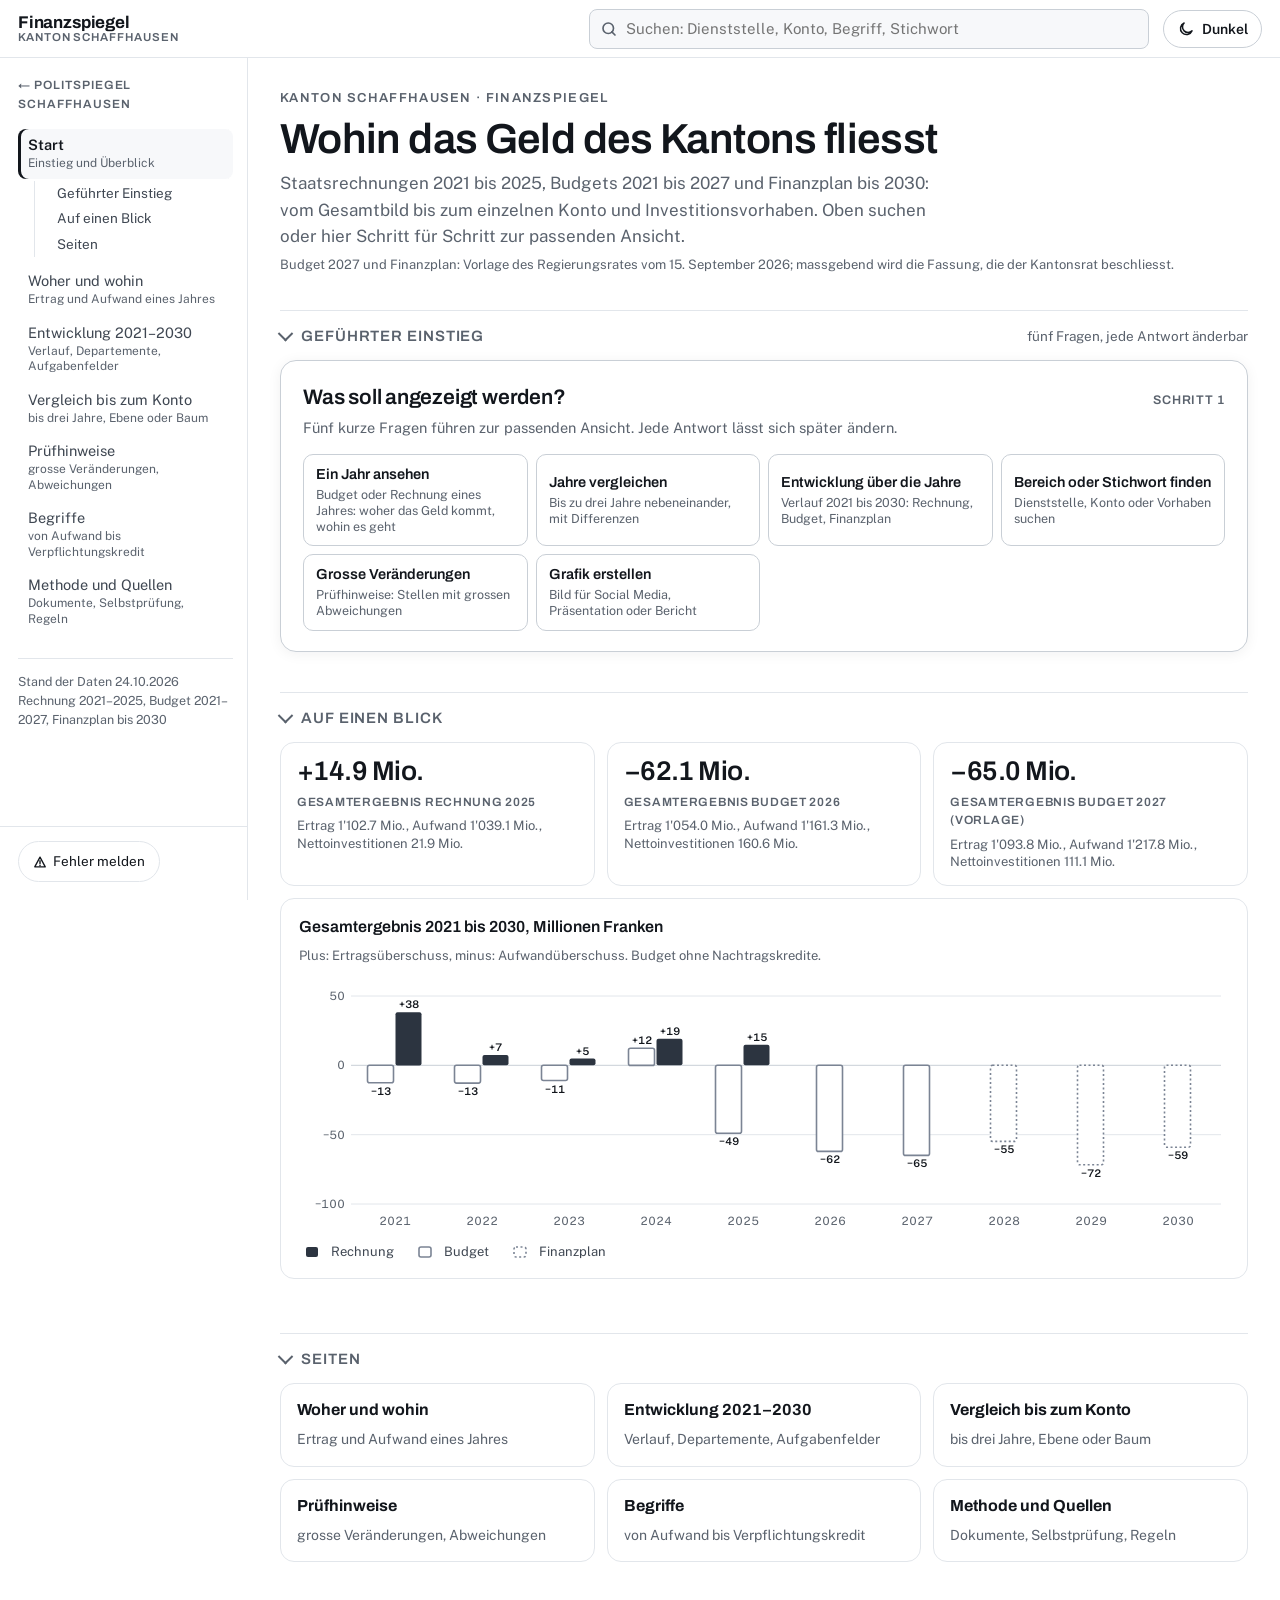
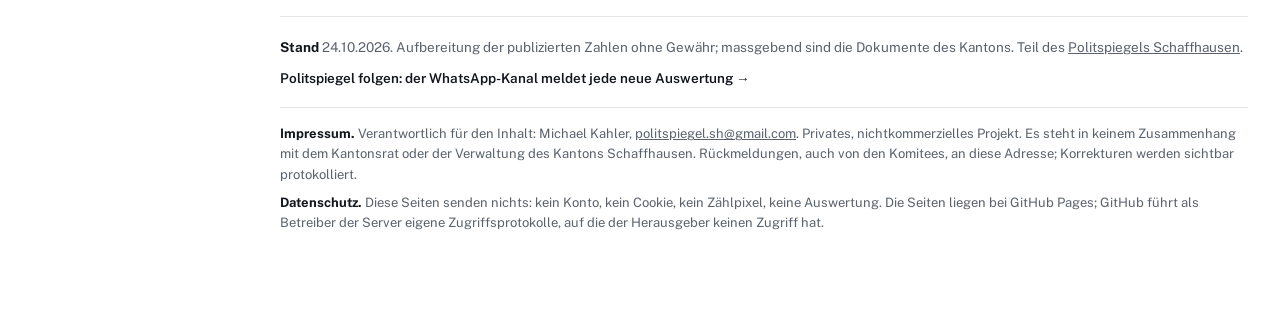
<file: site/index.html>
<!DOCTYPE html>
<html lang="de-CH">
<head>
<meta charset="utf-8">
<meta name="viewport" content="width=device-width, initial-scale=1">
<title>Finanzspiegel Schaffhausen</title>
<meta name="description" content="Finanzspiegel Schaffhausen: Budget, Staatsrechnung und Finanzplan des Kantons 2021 bis 2030, bis zum einzelnen Konto. Mit Suche und geführtem Einstieg.">
<link rel="canonical" href="https://michaeljkahler.github.io/finanzspiegel/">
<meta property="og:title" content="Finanzspiegel Schaffhausen">
<meta property="og:description" content="Finanzspiegel Schaffhausen: Budget, Staatsrechnung und Finanzplan des Kantons 2021 bis 2030, bis zum einzelnen Konto. Mit Suche und geführtem Einstieg.">
<meta property="og:url" content="https://michaeljkahler.github.io/finanzspiegel/">
<meta property="og:type" content="website">
<link rel="icon" href="favicon.svg" type="image/svg+xml">
<link rel="icon" href="favicon.png" sizes="32x32" type="image/png">
<link rel="apple-touch-icon" href="apple-touch-icon.png">
<meta name="theme-color" content="#0B0F14">
<script>try{var t=localStorage.getItem("fs-thema");if(t==="light"||t==="dark")document.documentElement.setAttribute("data-theme",t);}catch(e){}</script>
<link rel="preconnect" href="https://fonts.googleapis.com">
<link rel="preconnect" href="https://fonts.gstatic.com" crossorigin>
<link href="https://fonts.googleapis.com/css2?family=Archivo:wght@500;600;700&family=Public+Sans:wght@400;500;600;700&display=swap" rel="stylesheet">
<link rel="stylesheet" href="assets/finanzspiegel.css?v=4d39d88fe9">
</head>
<body data-seite="start" data-basis="" data-daten="kern" data-version="4d39d88fe9">
<a class="skip" href="#inhalt">Zum Inhalt</a>

<header class="leiste">
  <button type="button" class="menuknopf" id="menuKnopf" aria-controls="seitenleiste" aria-expanded="false"><svg viewBox="0 0 24 24" fill="none" stroke="currentColor" stroke-width="2" stroke-linecap="round" aria-hidden="true"><path d="M4 7h16M4 12h16M4 17h16"/></svg><span>Seiten</span></button>
  <a class="marke-link" href="./"><b>Finanzspiegel</b><span>Kanton Schaffhausen</span></a>
  <div class="suche" role="search"><label class="nur-sr" for="sucheGlobal">Suche im Finanzspiegel</label><svg class="lupe" viewBox="0 0 24 24" fill="none" stroke="currentColor" stroke-width="2.2" stroke-linecap="round" aria-hidden="true"><circle cx="11" cy="11" r="7"/><path d="M20 20l-4.2-4.2"/></svg>
    <input id="sucheGlobal" type="search" autocomplete="off" spellcheck="false" placeholder="Suchen: Dienststelle, Konto, Begriff, Stichwort" aria-controls="sucheGlobalListe" aria-autocomplete="list">
    <ul id="sucheGlobalListe" class="global" role="listbox" hidden></ul>
  </div>
  <button type="button" class="thema-knopf" id="themaKnopf" title="Hell oder dunkel"><svg class="sonne" viewBox="0 0 24 24" fill="none" stroke="currentColor" stroke-width="2" stroke-linecap="round" aria-hidden="true"><circle cx="12" cy="12" r="4.5"/><path d="M12 2v2.5M12 19.5V22M2 12h2.5M19.5 12H22M4.9 4.9l1.8 1.8M17.3 17.3l1.8 1.8M4.9 19.1l1.8-1.8M17.3 6.7l1.8-1.8"/></svg><svg class="mond" viewBox="0 0 24 24" fill="none" stroke="currentColor" stroke-width="2" stroke-linecap="round" stroke-linejoin="round" aria-hidden="true"><path d="M20 14.5A8 8 0 1 1 9.5 4a6.5 6.5 0 0 0 10.5 10.5z"/></svg><span>Hell</span></button>
</header>
<div class="schleier" id="schleier"></div>
<div class="rahmen">
<nav class="seitenleiste" id="seitenleiste" aria-label="Seiten des Finanzspiegels">
  <a class="zurueck" href="https://michaeljkahler.github.io/politspiegel/">&larr; Politspiegel Schaffhausen</a>
  <ol class="seitenliste"><li><a href="./" aria-current="page">Start<small>Einstieg und Überblick</small></a><ol><li><a href="#einstieg-teil">Geführter Einstieg</a></li><li><a href="#zahlen">Auf einen Blick</a></li><li><a href="#seiten">Seiten</a></li></ol></li><li><a href="ueberblick/" data-mit-auswahl data-ziel="ueberblick/">Woher und wohin<small>Ertrag und Aufwand eines Jahres</small></a></li><li><a href="entwicklung/" data-mit-auswahl data-ziel="entwicklung/">Entwicklung 2021–2030<small>Verlauf, Departemente, Aufgabenfelder</small></a></li><li><a href="vergleich/" data-mit-auswahl data-ziel="vergleich/">Vergleich bis zum Konto<small>bis drei Jahre, Ebene oder Baum</small></a></li><li><a href="pruefhinweise/">Prüfhinweise<small>grosse Veränderungen, Abweichungen</small></a></li><li><a href="begriffe/">Begriffe<small>von Aufwand bis Verpflichtungskredit</small></a></li><li><a href="methode/">Methode und Quellen<small>Dokumente, Selbstprüfung, Regeln</small></a></li></ol>
  <div class="leiste-fuss">Stand der Daten <span id="standLeiste">24.10.2026</span><br>Rechnung 2021–2025, Budget 2021–2027, Finanzplan bis 2030</div>
  <div class="leiste-melden"><button type="button" class="melden-inline" data-melden title="Einen Fehler auf dieser Seite melden"><svg viewBox="0 0 16 16" width="14" height="14" aria-hidden="true"><path d="M8 2.5l6 11H2z" stroke="currentColor" stroke-width="1.5" fill="none" stroke-linejoin="round"/><path d="M8 6.5v3.2M8 11.6v.6" stroke="currentColor" stroke-width="1.6" stroke-linecap="round"/></svg><span>Fehler melden</span></button></div>
</nav>
<main class="haupt" id="inhalt">
<p class="hinweis" id="ladefehler" hidden></p>
<div class="seitentitel"><div class="marke">Kanton Schaffhausen · Finanzspiegel</div><h1>Wohin das Geld des Kantons fliesst</h1><p class="lead">Staatsrechnungen 2021 bis 2025, Budgets 2021 bis 2027 und Finanzplan bis 2030: vom Gesamtbild bis zum einzelnen Konto und Investitionsvorhaben. Oben suchen oder hier Schritt für Schritt zur passenden Ansicht.</p></div><p class="stand">Budget 2027 und Finanzplan: Vorlage des Regierungsrates vom 15. September 2026; massgebend wird die Fassung, die der Kantonsrat beschliesst.</p><details class="abschnitt" id="einstieg-teil" open><summary><h2>Geführter Einstieg</h2><span class=zus>fünf Fragen, jede Antwort änderbar</span></summary><div class="inhalt"><div class="einstieg" id="einstieg"><p class="leise" data-laden>Daten werden geladen …</p></div></div></details><details class="abschnitt" id="zahlen" open><summary><h2>Auf einen Blick</h2></summary><div class="inhalt"><div class="kurzzahlen" id="kurzzahlen"></div><div class="karte" style="margin-top:12px"><h3 style="margin:0 0 6px">Gesamtergebnis 2021 bis 2030, Millionen Franken</h3><p class="unter klein" style="margin:0 0 8px">Plus: Ertragsüberschuss, minus: Aufwandüberschuss. Budget ohne Nachtragskredite.</p><div id="startBalken"></div><div class="legende-zeile"><span><svg viewBox="0 0 26 12"><rect x="7" y="1" width="12" height="10" rx="2" fill="var(--linie-r)"/></svg>Rechnung</span><span><svg viewBox="0 0 26 12"><rect x="7" y="1" width="12" height="10" rx="2" fill="var(--karte)" stroke="var(--linie-b)" stroke-width="1.6"/></svg>Budget</span><span><svg viewBox="0 0 26 12"><rect x="7" y="1" width="12" height="10" rx="2" fill="var(--karte)" stroke="var(--linie-b)" stroke-width="1.6" stroke-dasharray="2 2.5"/></svg>Finanzplan</span></div></div></div></details><details class="abschnitt" id="seiten" open><summary><h2>Seiten</h2></summary><div class="inhalt"><div class="seitenkarten"><a class="seitenkarte" href="ueberblick/"><b>Woher und wohin</b><span>Ertrag und Aufwand eines Jahres</span></a><a class="seitenkarte" href="entwicklung/"><b>Entwicklung 2021–2030</b><span>Verlauf, Departemente, Aufgabenfelder</span></a><a class="seitenkarte" href="vergleich/"><b>Vergleich bis zum Konto</b><span>bis drei Jahre, Ebene oder Baum</span></a><a class="seitenkarte" href="pruefhinweise/"><b>Prüfhinweise</b><span>grosse Veränderungen, Abweichungen</span></a><a class="seitenkarte" href="begriffe/"><b>Begriffe</b><span>von Aufwand bis Verpflichtungskredit</span></a><a class="seitenkarte" href="methode/"><b>Methode und Quellen</b><span>Dokumente, Selbstprüfung, Regeln</span></a></div></div></details>
<footer class="fuss">
<p><b>Stand</b> 24.10.2026. Aufbereitung der publizierten Zahlen ohne Gewähr; massgebend sind die Dokumente des Kantons. Teil des <a href="https://michaeljkahler.github.io/politspiegel/">Politspiegels Schaffhausen</a>.</p>
<p class="fuss-kanal"><a href="https://whatsapp.com/channel/0029VbDT16R0LKZChkAwY01o" target="_blank" rel="noopener">Politspiegel folgen: der WhatsApp-Kanal meldet jede neue Auswertung &rarr;</a></p>
<div class="impressum" id="impressum"><p><b>Impressum.</b> Verantwortlich für den Inhalt: Michael Kahler, <span class="imp-mail" data-u="politspiegel.sh" data-d="gmail.com">politspiegel.sh (at) gmail.com</span>. Privates, nichtkommerzielles Projekt. Es steht in keinem Zusammenhang mit dem Kantonsrat oder der Verwaltung des Kantons Schaffhausen. Rückmeldungen, auch von den Komitees, an diese Adresse; Korrekturen werden sichtbar protokolliert.</p><p><b>Datenschutz.</b> Diese Seiten senden nichts: kein Konto, kein Cookie, kein Zählpixel, keine Auswertung. Die Seiten liegen bei GitHub Pages; GitHub führt als Betreiber der Server eigene Zugriffsprotokolle, auf die der Herausgeber keinen Zugriff hat.</p></div><script>document.querySelectorAll(".imp-mail").forEach(function(s){var a=s.dataset.u+"@"+s.dataset.d;s.innerHTML='<a href="mailto:'+a+'">'+a+"</a>";});</script>
</footer>
</main>
</div>
<div class="tip" id="tip" role="tooltip"></div>
<div class="pop" id="pop"></div>


<button type="button" class="melden-knopf" data-melden title="Einen Fehler auf dieser Seite melden"><svg viewBox="0 0 16 16" width="14" height="14" aria-hidden="true"><path d="M8 2.5l6 11H2z" stroke="currentColor" stroke-width="1.5" fill="none" stroke-linejoin="round"/><path d="M8 6.5v3.2M8 11.6v.6" stroke="currentColor" stroke-width="1.6" stroke-linecap="round"/></svg><span>Fehler melden</span></button>
<div class="melden-schleier" id="meldenSchleier" hidden></div>
<dialog class="melden" id="meldenDialog" aria-labelledby="meldenTitel">
  <form id="meldenForm" method="dialog" novalidate>
    <h2 id="meldenTitel">Fehler melden</h2>
    <p class="melden-hinweis">Die Meldung geht als Mail an den Herausgeber. Korrekturen werden sichtbar protokolliert.</p>
    <input type="hidden" name="access_key" value="4a7966d4-e592-41a0-a21e-e915889056a1">
    <input type="hidden" name="subject" id="meldenBetreff" value="Politspiegel: Fehlermeldung · Finanzspiegel: Start">
    <input type="hidden" name="from_name" value="Politspiegel Schaffhausen">
    <input type="hidden" name="seite" id="meldenSeite" value="">
    <input type="checkbox" name="botcheck" class="melden-falle" tabindex="-1" autocomplete="off" aria-hidden="true">
    <label>Art des Fehlers<select name="art" id="meldenArt" required><option value="">Bitte wählen</option><option value="Eine Zahl stimmt nicht (Stimmen, Prozent, Kilometer, Anwohner)">Eine Zahl stimmt nicht (Stimmen, Prozent, Kilometer, Anwohner)</option><option value="Ein Name, eine Fraktion oder eine Partei ist falsch zugeordnet">Ein Name, eine Fraktion oder eine Partei ist falsch zugeordnet</option><option value="Ja und Nein sind vertauscht (Umkehrabstimmung)">Ja und Nein sind vertauscht (Umkehrabstimmung)</option><option value="Ein Verweis führt ins Leere oder zur falschen Stelle">Ein Verweis führt ins Leere oder zur falschen Stelle</option><option value="Eine Aussage ist nicht haltbar oder nicht belegt">Eine Aussage ist nicht haltbar oder nicht belegt</option><option value="Darstellung oder Bedienung (Handy, Karte, Bild)">Darstellung oder Bedienung (Handy, Karte, Bild)</option><option value="Etwas anderes">Etwas anderes</option></select></label>
    <label>Wo genau? Abschnitt, Abstimmung, Sitzung oder Name<input type="text" name="stelle" id="meldenStelle" maxlength="200" placeholder="Zum Beispiel: Sitzung 24.08.2026, Nr. 7, Fraktionstabelle"></label>
    <label>Was ist falsch, und was wäre richtig?<textarea name="meldung" id="meldenText" rows="4" required maxlength="3000" placeholder="Zum Beispiel: Im Ratsblock steht 35:20, im Abstimmungsmagazin 36:19."></textarea></label>
    <label>Mailadresse für Rückfragen, freiwillig<input type="email" name="email" id="meldenMail" autocomplete="email" placeholder="name@beispiel.ch"></label>
    <div class="h-captcha" data-captcha="true" data-sitekey="50b2fe65-b00b-4b9e-ad62-3ba471098be2"></div>
    <p class="melden-status" id="meldenStatus" aria-live="polite"></p>
    <div class="melden-zeile">
      <button type="button" class="melden-ab" id="meldenAb">Abbrechen</button>
      <button type="submit" class="melden-los" id="meldenLos">Meldung senden</button>
    </div>
    <p class="melden-klein">Übermittlung über Web3Forms (Formulardienst) und hCaptcha (Spam-Schutz). Beide erhalten dabei Ihre IP-Adresse; die Meldung selbst wird als Mail an den Herausgeber weitergeleitet und nicht anderweitig gespeichert.</p>
  </form>
</dialog>
<script src="https://web3forms.com/client/script.js" async defer></script>
<script>
(function(){
  var KEY=true, MAIL=["politspiegel.sh", "gmail.com"];
  var d=document.getElementById("meldenDialog"), f=document.getElementById("meldenForm");
  if(!d||!f) return;
  var st=document.getElementById("meldenStatus"), los=document.getElementById("meldenLos"), schleier=document.getElementById("meldenSchleier");
  // Nicht modal (kein showModal): ein modaler Dialog liegt in der obersten Ebene und
  // sperrt alles andere, auch das hCaptcha-Raetsel, das am body haengt. Darum ein
  // eigener Schleier, und das Raetsel bleibt bedienbar.
  function auf(){
    document.getElementById("meldenSeite").value=location.href;
    st.textContent=""; f.reset();
    schleier.hidden=false; d.show(); document.body.classList.add("melden-offen");
    document.getElementById("meldenArt").focus();
  }
  function zu(){ d.close(); schleier.hidden=true; document.body.classList.remove("melden-offen"); }
  document.addEventListener("click",function(ev){
    var a=ev.target.closest && ev.target.closest("[data-melden]"); if(!a) return;
    ev.preventDefault(); auf();
  });
  document.getElementById("meldenAb").addEventListener("click",zu);
  schleier.addEventListener("click",zu);
  document.addEventListener("keydown",function(ev){ if(ev.key==="Escape" && d.open) zu(); });
  d.addEventListener("cancel",function(ev){ ev.preventDefault(); zu(); });
  f.addEventListener("submit",function(ev){
    ev.preventDefault();
    var art=document.getElementById("meldenArt").value, text=document.getElementById("meldenText").value.trim();
    if(!art){ st.textContent="Bitte die Art des Fehlers wählen."; return; }
    if(text.length<10){ st.textContent="Bitte den Fehler in einem Satz beschreiben."; return; }
    if(!KEY){
      var body="Art: "+art+"\nStelle: "+document.getElementById("meldenStelle").value+"\nSeite: "+location.href+"\n\n"+text+
        (document.getElementById("meldenMail").value ? "\n\nRückfragen an: "+document.getElementById("meldenMail").value : "");
      location.href="mailto:"+MAIL[0]+"@"+MAIL[1]+"?subject="+encodeURIComponent(document.getElementById("meldenBetreff").value)+"&body="+encodeURIComponent(body);
      st.textContent="Das Mailprogramm öffnet sich mit der Meldung; dort abschicken."; return;
    }
    var cap=f.querySelector('[name="h-captcha-response"]');
    if(!cap||!cap.value){ st.textContent="Bitte zuerst das Captcha lösen."; return; }
    los.disabled=true; st.textContent="Wird gesendet …";
    var fd=new FormData(f);
    fetch("https://api.web3forms.com/submit",{method:"POST",body:fd,headers:{Accept:"application/json"}})
      .then(function(r){ return r.json(); })
      .then(function(j){
        if(j&&j.success){ st.textContent="Danke, die Meldung ist angekommen."; setTimeout(zu,1600); }
        else { st.textContent="Das hat nicht geklappt: "+((j&&j.message)||"unbekannter Fehler")+". Alternativ per Mail an die Adresse im Impressum."; }
      })
      .catch(function(){ st.textContent="Keine Verbindung zum Formulardienst. Alternativ per Mail an die Adresse im Impressum."; })
      .finally(function(){ los.disabled=false; if(window.hcaptcha){ try{ hcaptcha.reset(); }catch(_e){} } });
  });
})();
</script>
<script src="assets/finanzspiegel.js?v=4d39d88fe9"></script>
</body>
</html>
</file>
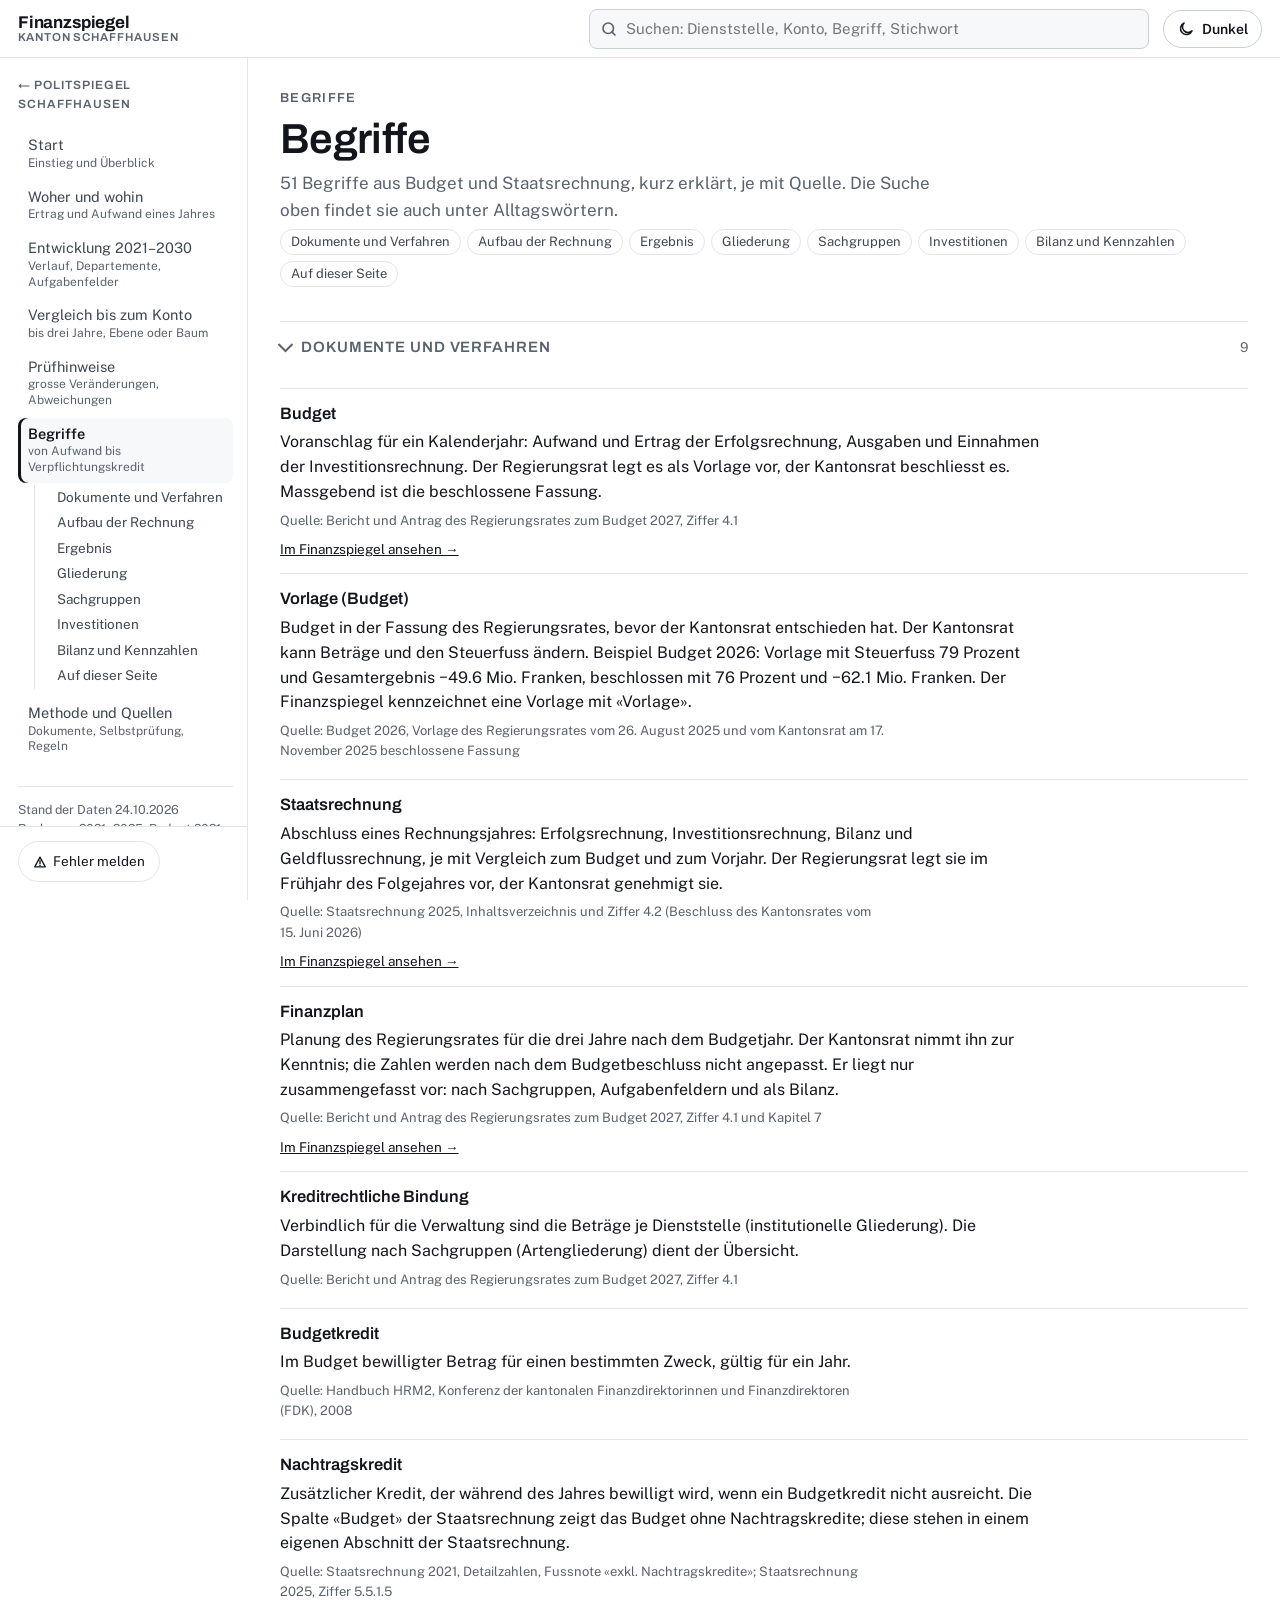
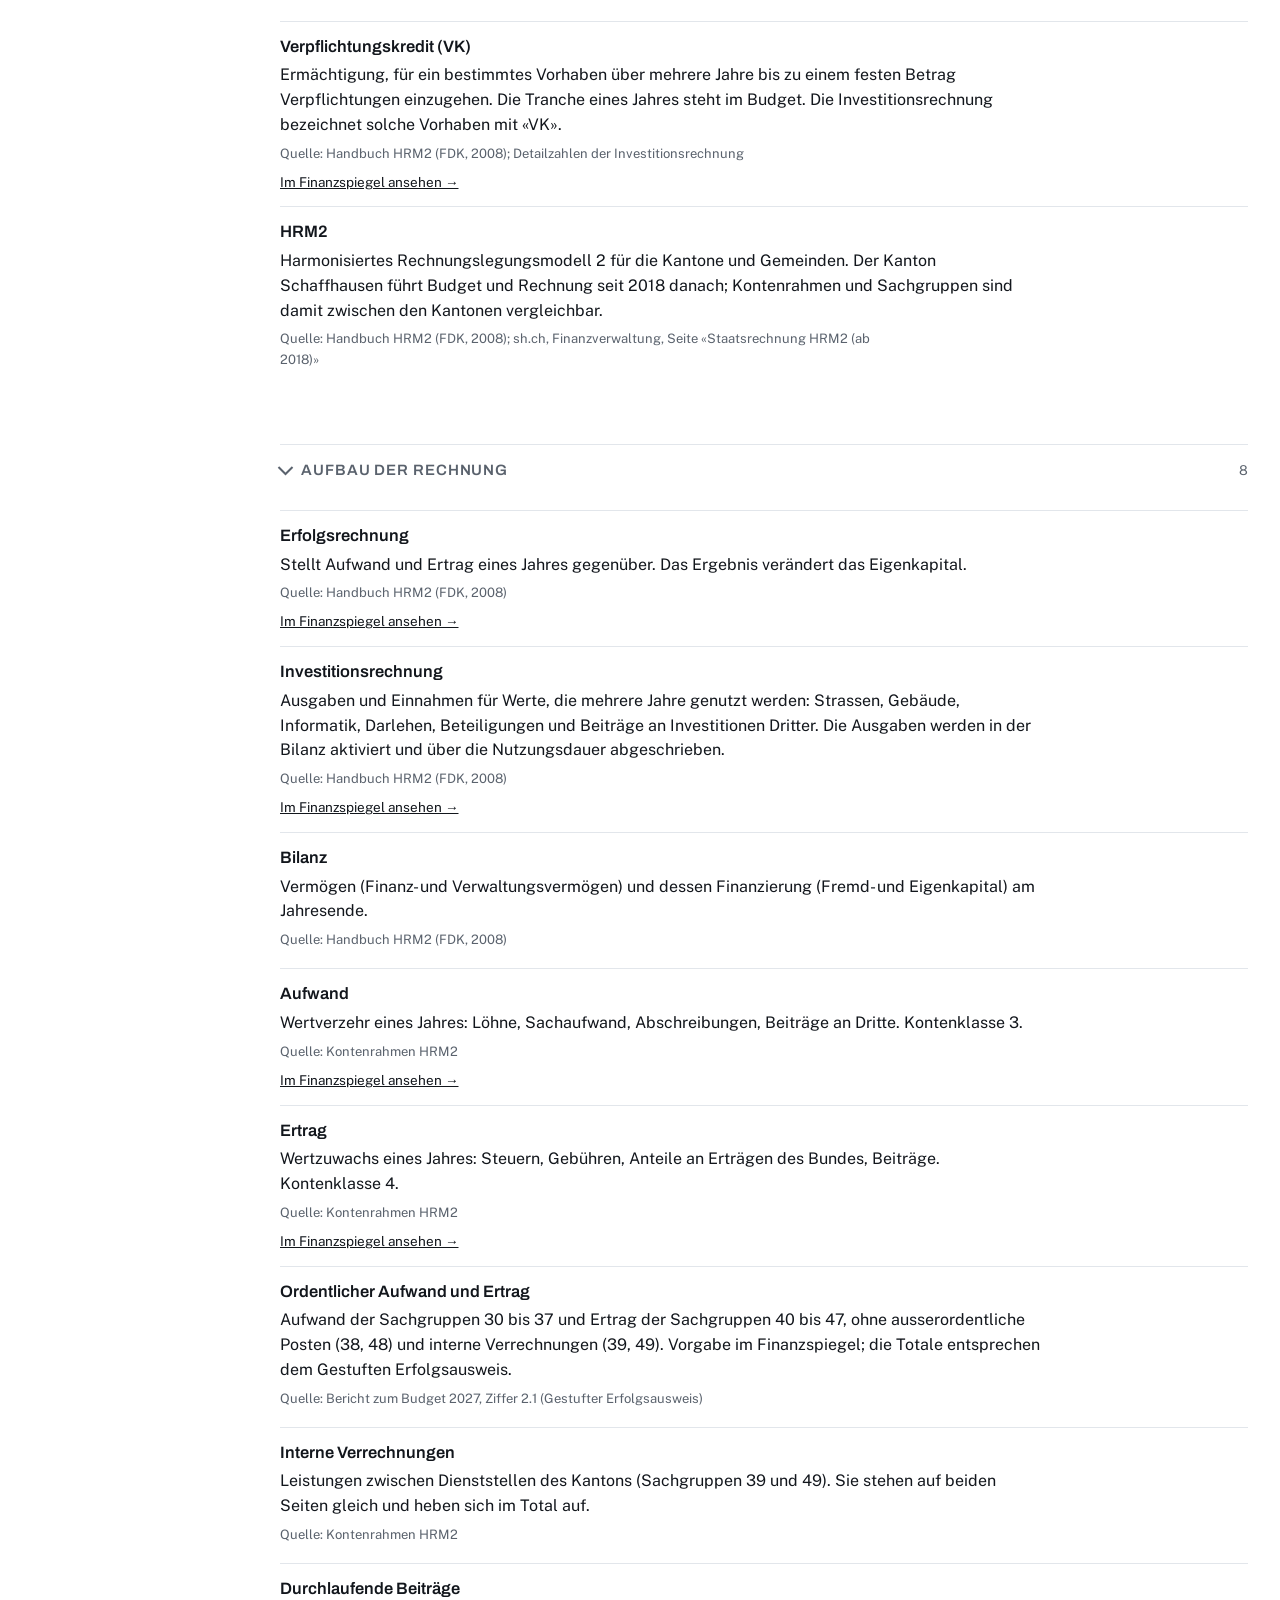
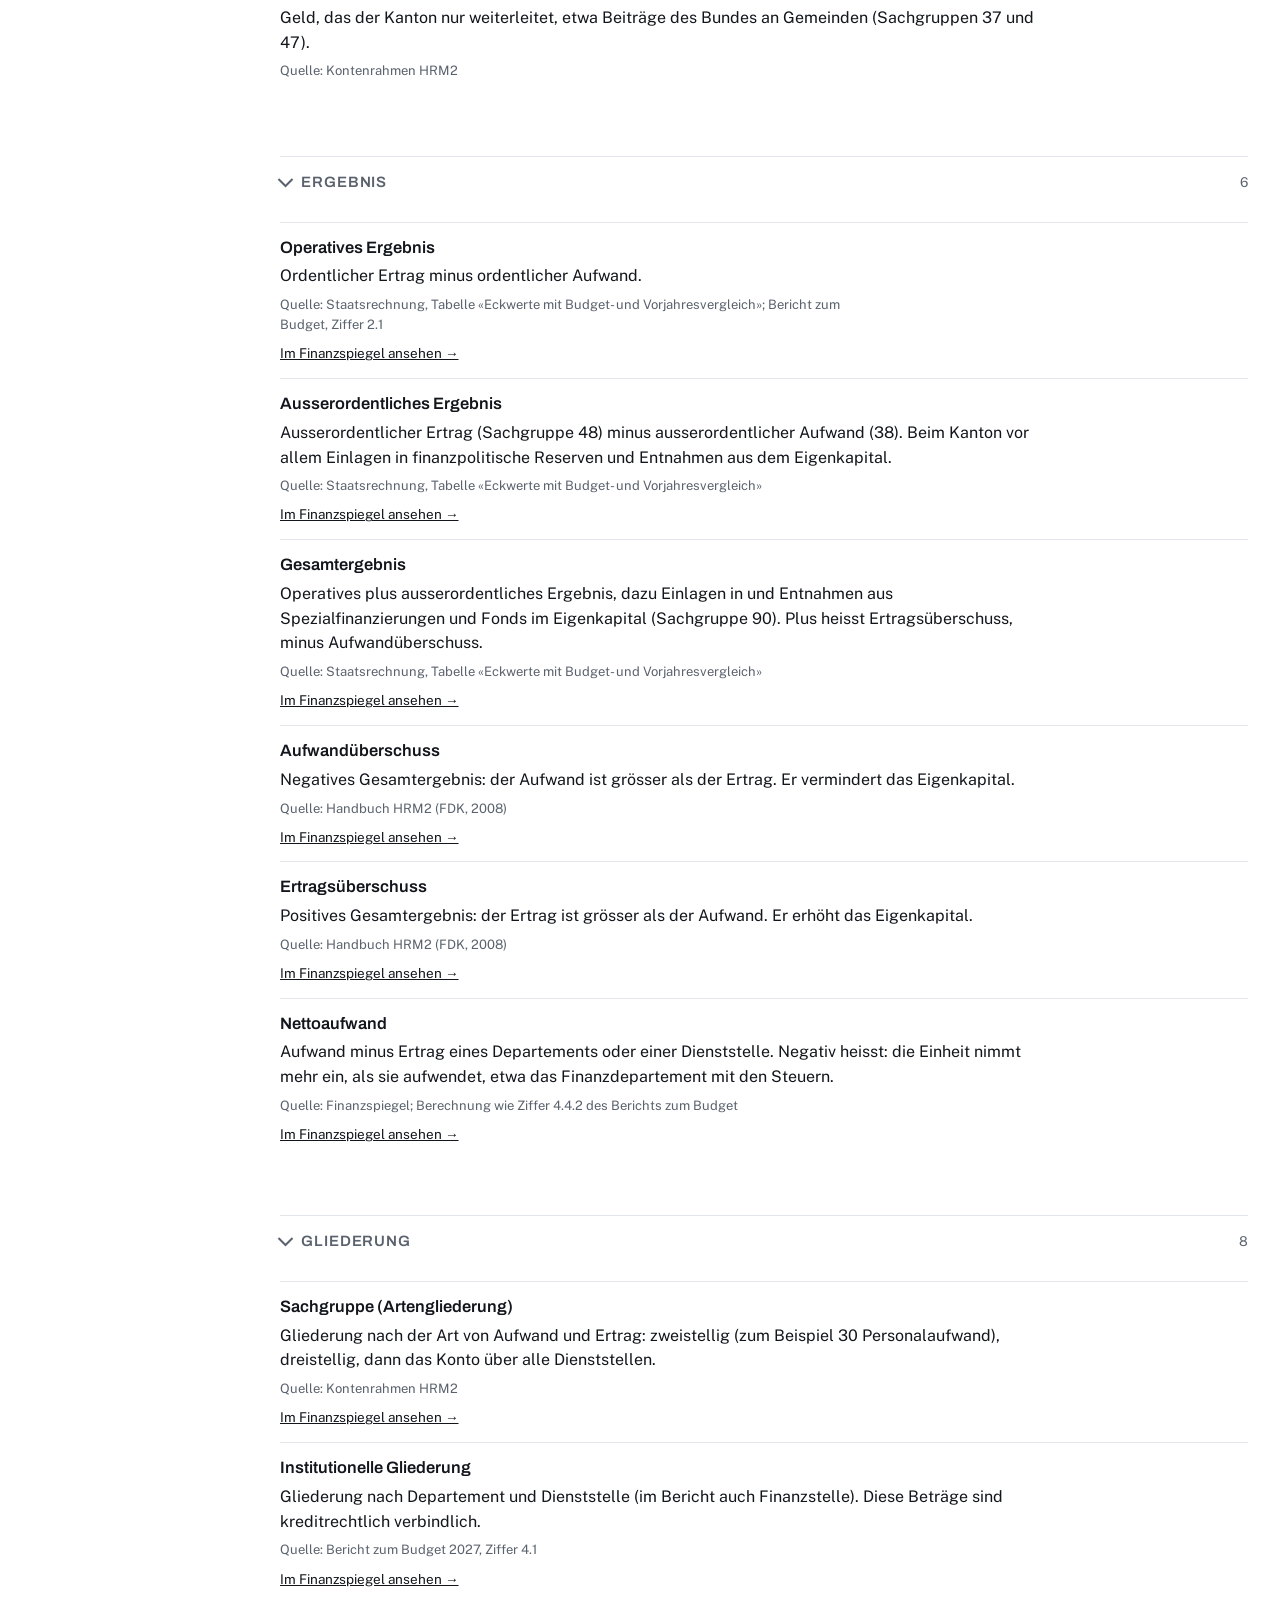
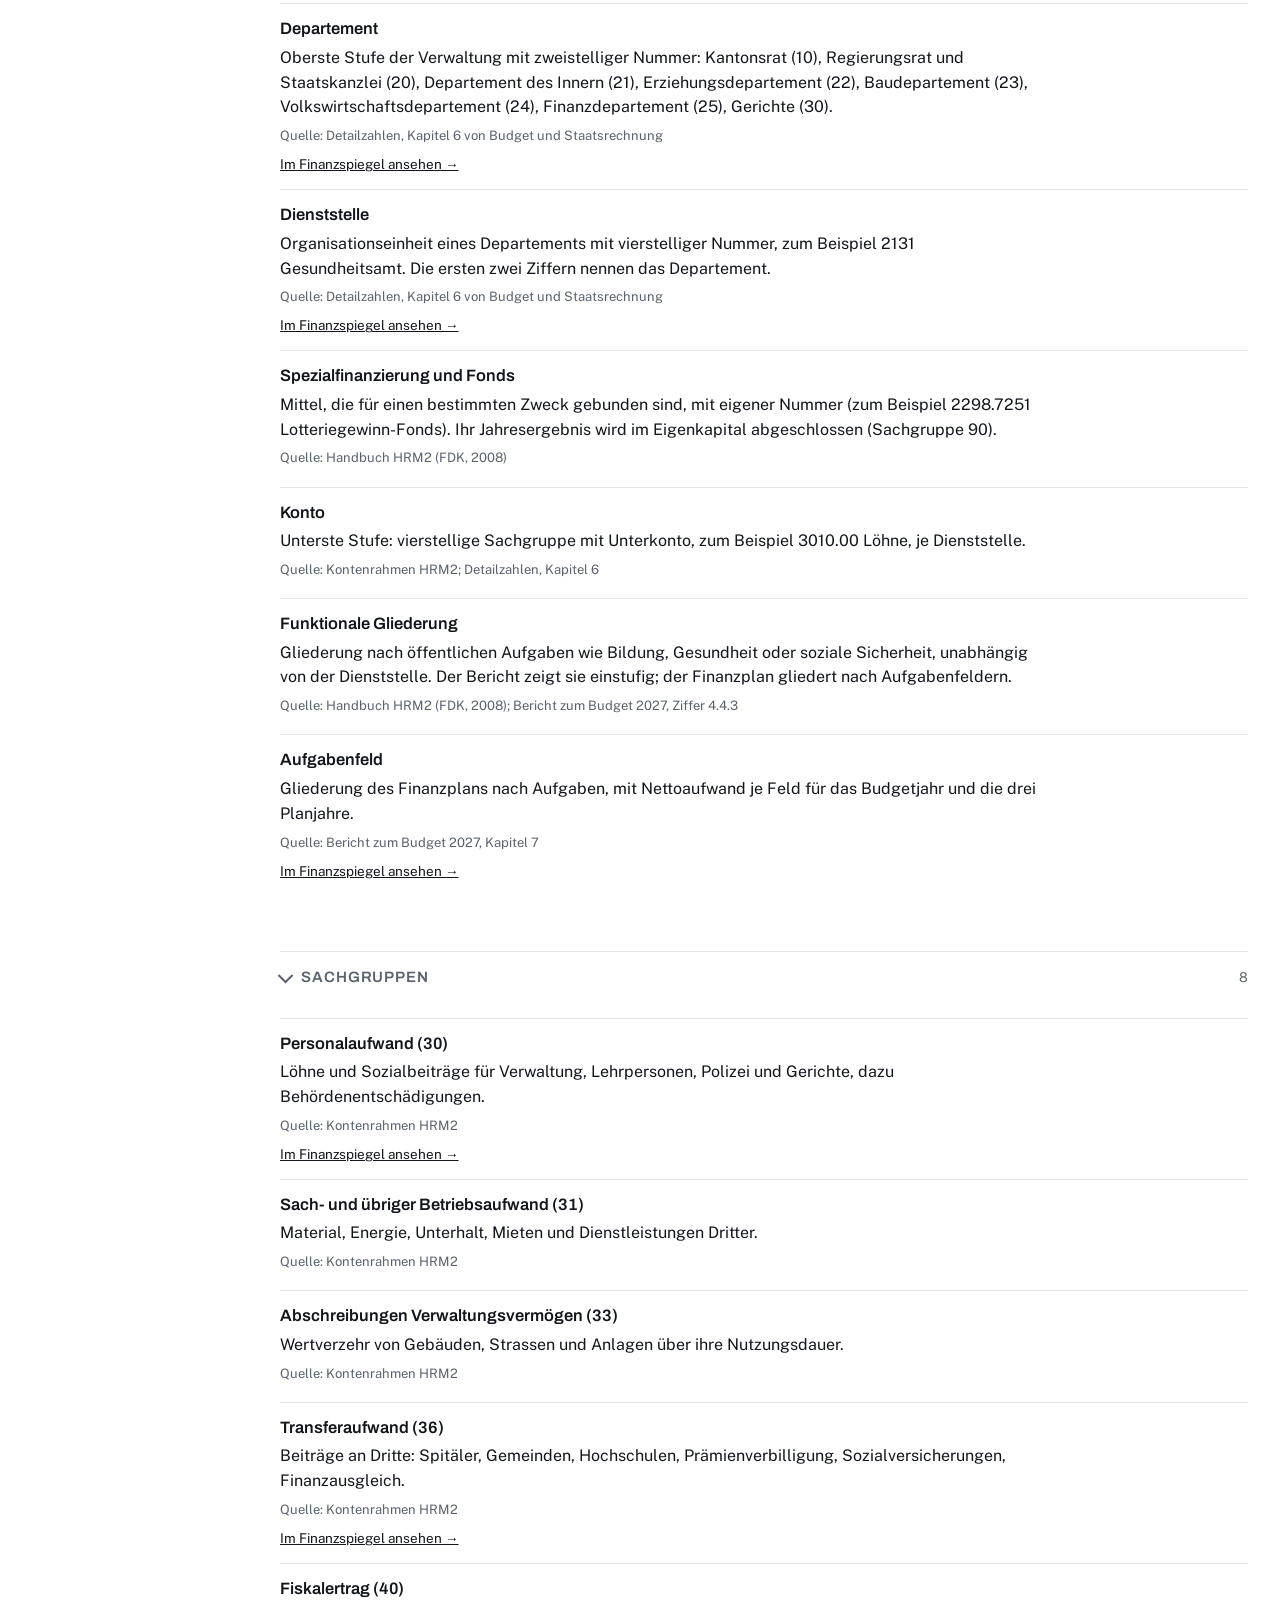
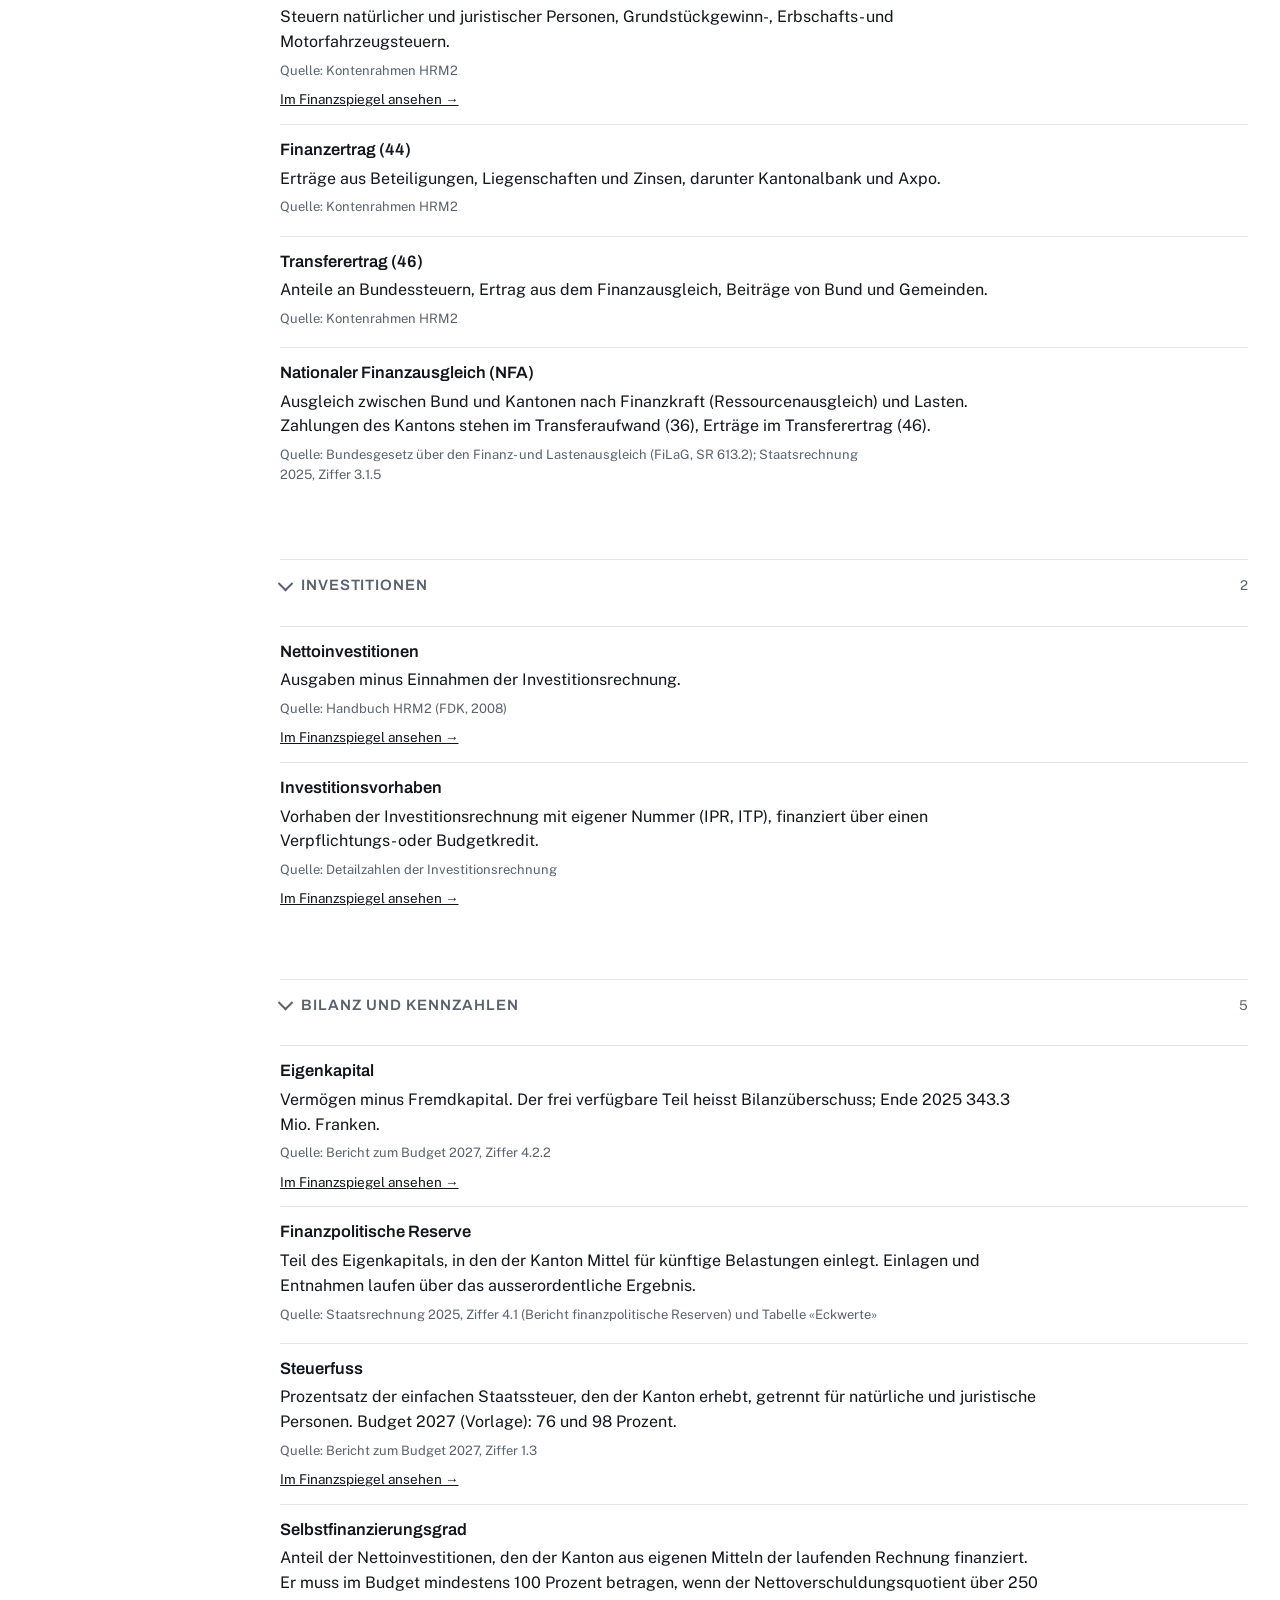
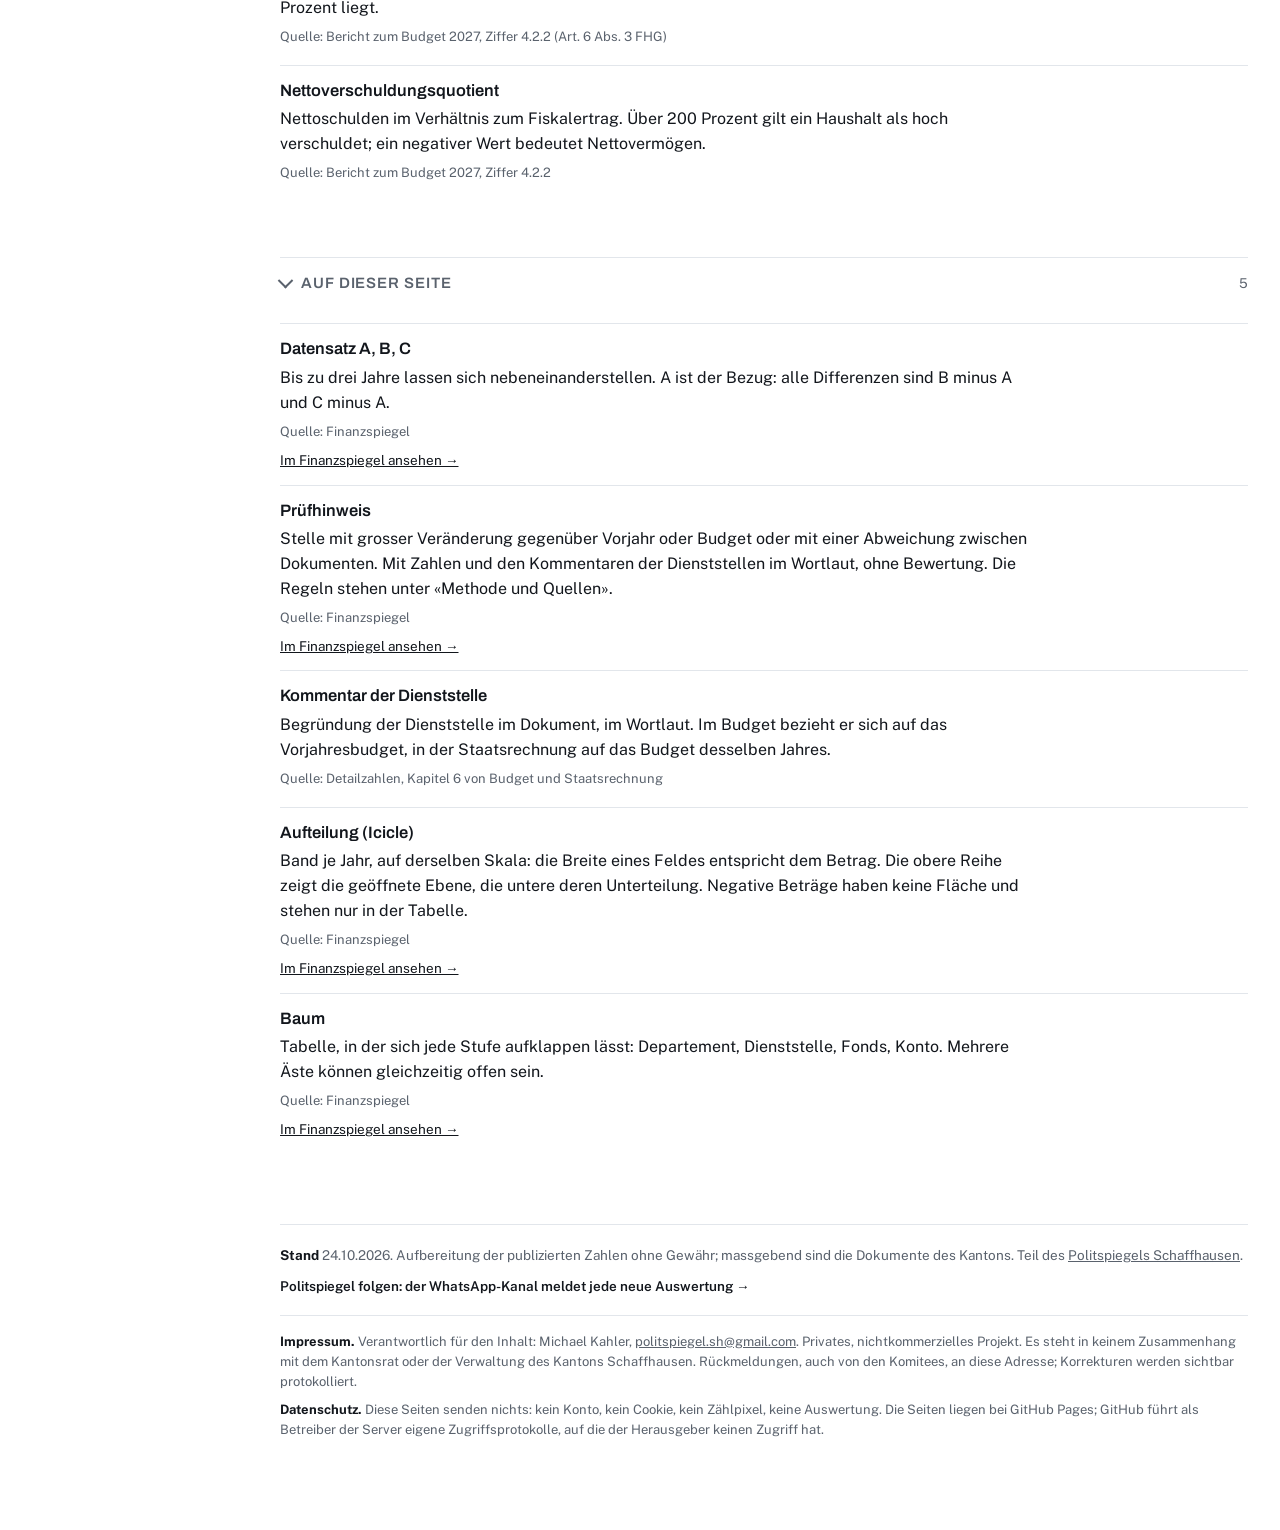
<file: site/begriffe/index.html>
<!DOCTYPE html>
<html lang="de-CH">
<head>
<meta charset="utf-8">
<meta name="viewport" content="width=device-width, initial-scale=1">
<title>Finanzspiegel Schaffhausen: Begriffe</title>
<meta name="description" content="Begriffe aus Budget und Staatsrechnung des Kantons Schaffhausen, kurz erklärt: von Aufwand bis Verpflichtungskredit, mit Quellen.">
<link rel="canonical" href="https://michaeljkahler.github.io/finanzspiegel/begriffe/">
<meta property="og:title" content="Finanzspiegel Schaffhausen: Begriffe">
<meta property="og:description" content="Begriffe aus Budget und Staatsrechnung des Kantons Schaffhausen, kurz erklärt: von Aufwand bis Verpflichtungskredit, mit Quellen.">
<meta property="og:url" content="https://michaeljkahler.github.io/finanzspiegel/begriffe/">
<meta property="og:type" content="website">
<link rel="icon" href="../favicon.svg" type="image/svg+xml">
<link rel="icon" href="../favicon.png" sizes="32x32" type="image/png">
<link rel="apple-touch-icon" href="../apple-touch-icon.png">
<meta name="theme-color" content="#0B0F14">
<script>try{var t=localStorage.getItem("fs-thema");if(t==="light"||t==="dark")document.documentElement.setAttribute("data-theme",t);}catch(e){}</script>
<link rel="preconnect" href="https://fonts.googleapis.com">
<link rel="preconnect" href="https://fonts.gstatic.com" crossorigin>
<link href="https://fonts.googleapis.com/css2?family=Archivo:wght@500;600;700&family=Public+Sans:wght@400;500;600;700&display=swap" rel="stylesheet">
<link rel="stylesheet" href="../assets/finanzspiegel.css?v=4d39d88fe9">
</head>
<body data-seite="begriffe" data-basis="../" data-daten="kern" data-version="4d39d88fe9">
<a class="skip" href="#inhalt">Zum Inhalt</a>

<header class="leiste">
  <button type="button" class="menuknopf" id="menuKnopf" aria-controls="seitenleiste" aria-expanded="false"><svg viewBox="0 0 24 24" fill="none" stroke="currentColor" stroke-width="2" stroke-linecap="round" aria-hidden="true"><path d="M4 7h16M4 12h16M4 17h16"/></svg><span>Seiten</span></button>
  <a class="marke-link" href="../"><b>Finanzspiegel</b><span>Kanton Schaffhausen</span></a>
  <div class="suche" role="search"><label class="nur-sr" for="sucheGlobal">Suche im Finanzspiegel</label><svg class="lupe" viewBox="0 0 24 24" fill="none" stroke="currentColor" stroke-width="2.2" stroke-linecap="round" aria-hidden="true"><circle cx="11" cy="11" r="7"/><path d="M20 20l-4.2-4.2"/></svg>
    <input id="sucheGlobal" type="search" autocomplete="off" spellcheck="false" placeholder="Suchen: Dienststelle, Konto, Begriff, Stichwort" aria-controls="sucheGlobalListe" aria-autocomplete="list">
    <ul id="sucheGlobalListe" class="global" role="listbox" hidden></ul>
  </div>
  <button type="button" class="thema-knopf" id="themaKnopf" title="Hell oder dunkel"><svg class="sonne" viewBox="0 0 24 24" fill="none" stroke="currentColor" stroke-width="2" stroke-linecap="round" aria-hidden="true"><circle cx="12" cy="12" r="4.5"/><path d="M12 2v2.5M12 19.5V22M2 12h2.5M19.5 12H22M4.9 4.9l1.8 1.8M17.3 17.3l1.8 1.8M4.9 19.1l1.8-1.8M17.3 6.7l1.8-1.8"/></svg><svg class="mond" viewBox="0 0 24 24" fill="none" stroke="currentColor" stroke-width="2" stroke-linecap="round" stroke-linejoin="round" aria-hidden="true"><path d="M20 14.5A8 8 0 1 1 9.5 4a6.5 6.5 0 0 0 10.5 10.5z"/></svg><span>Hell</span></button>
</header>
<div class="schleier" id="schleier"></div>
<div class="rahmen">
<nav class="seitenleiste" id="seitenleiste" aria-label="Seiten des Finanzspiegels">
  <a class="zurueck" href="https://michaeljkahler.github.io/politspiegel/">&larr; Politspiegel Schaffhausen</a>
  <ol class="seitenliste"><li><a href="../">Start<small>Einstieg und Überblick</small></a></li><li><a href="../ueberblick/" data-mit-auswahl data-ziel="../ueberblick/">Woher und wohin<small>Ertrag und Aufwand eines Jahres</small></a></li><li><a href="../entwicklung/" data-mit-auswahl data-ziel="../entwicklung/">Entwicklung 2021–2030<small>Verlauf, Departemente, Aufgabenfelder</small></a></li><li><a href="../vergleich/" data-mit-auswahl data-ziel="../vergleich/">Vergleich bis zum Konto<small>bis drei Jahre, Ebene oder Baum</small></a></li><li><a href="../pruefhinweise/">Prüfhinweise<small>grosse Veränderungen, Abweichungen</small></a></li><li><a href="../begriffe/" aria-current="page">Begriffe<small>von Aufwand bis Verpflichtungskredit</small></a><ol><li><a href="#g-dokumente-und-verfahren">Dokumente und Verfahren</a></li><li><a href="#g-aufbau-der-rechnung">Aufbau der Rechnung</a></li><li><a href="#g-ergebnis">Ergebnis</a></li><li><a href="#g-gliederung">Gliederung</a></li><li><a href="#g-sachgruppen">Sachgruppen</a></li><li><a href="#g-investitionen">Investitionen</a></li><li><a href="#g-bilanz-und-kennzahlen">Bilanz und Kennzahlen</a></li><li><a href="#g-auf-dieser-seite">Auf dieser Seite</a></li></ol></li><li><a href="../methode/">Methode und Quellen<small>Dokumente, Selbstprüfung, Regeln</small></a></li></ol>
  <div class="leiste-fuss">Stand der Daten <span id="standLeiste">24.10.2026</span><br>Rechnung 2021–2025, Budget 2021–2027, Finanzplan bis 2030</div>
  <div class="leiste-melden"><button type="button" class="melden-inline" data-melden title="Einen Fehler auf dieser Seite melden"><svg viewBox="0 0 16 16" width="14" height="14" aria-hidden="true"><path d="M8 2.5l6 11H2z" stroke="currentColor" stroke-width="1.5" fill="none" stroke-linejoin="round"/><path d="M8 6.5v3.2M8 11.6v.6" stroke="currentColor" stroke-width="1.6" stroke-linecap="round"/></svg><span>Fehler melden</span></button></div>
</nav>
<main class="haupt" id="inhalt">
<p class="hinweis" id="ladefehler" hidden></p>
<div class="seitentitel"><div class="marke">Begriffe</div><h1>Begriffe</h1><p class="lead">51 Begriffe aus Budget und Staatsrechnung, kurz erklärt, je mit Quelle. Die Suche oben findet sie auch unter Alltagswörtern.</p></div><nav class="abc" aria-label="Gruppen"><a href="#g-dokumente-und-verfahren">Dokumente und Verfahren</a><a href="#g-aufbau-der-rechnung">Aufbau der Rechnung</a><a href="#g-ergebnis">Ergebnis</a><a href="#g-gliederung">Gliederung</a><a href="#g-sachgruppen">Sachgruppen</a><a href="#g-investitionen">Investitionen</a><a href="#g-bilanz-und-kennzahlen">Bilanz und Kennzahlen</a><a href="#g-auf-dieser-seite">Auf dieser Seite</a></nav><details class="abschnitt" id="g-dokumente-und-verfahren" open><summary><h2>Dokumente und Verfahren</h2><span class=zus>9</span></summary><div class="inhalt"><dl class="begriffe"><div class="eintrag" id="budget"><dt>Budget</dt><dd><p>Voranschlag für ein Kalenderjahr: Aufwand und Ertrag der Erfolgsrechnung, Ausgaben und Einnahmen der Investitionsrechnung. Der Regierungsrat legt es als Vorlage vor, der Kantonsrat beschliesst es. Massgebend ist die beschlossene Fassung.</p><p class="q">Quelle: Bericht und Antrag des Regierungsrates zum Budget 2027, Ziffer 4.1</p><a href="../ueberblick/">Im Finanzspiegel ansehen &rarr;</a></dd></div><div class="eintrag" id="vorlage"><dt>Vorlage (Budget)</dt><dd><p>Budget in der Fassung des Regierungsrates, bevor der Kantonsrat entschieden hat. Der Kantonsrat kann Beträge und den Steuerfuss ändern. Beispiel Budget 2026: Vorlage mit Steuerfuss 79 Prozent und Gesamtergebnis −49.6 Mio. Franken, beschlossen mit 76 Prozent und −62.1 Mio. Franken. Der Finanzspiegel kennzeichnet eine Vorlage mit «Vorlage».</p><p class="q">Quelle: Budget 2026, Vorlage des Regierungsrates vom 26. August 2025 und vom Kantonsrat am 17. November 2025 beschlossene Fassung</p></dd></div><div class="eintrag" id="staatsrechnung"><dt>Staatsrechnung</dt><dd><p>Abschluss eines Rechnungsjahres: Erfolgsrechnung, Investitionsrechnung, Bilanz und Geldflussrechnung, je mit Vergleich zum Budget und zum Vorjahr. Der Regierungsrat legt sie im Frühjahr des Folgejahres vor, der Kantonsrat genehmigt sie.</p><p class="q">Quelle: Staatsrechnung 2025, Inhaltsverzeichnis und Ziffer 4.2 (Beschluss des Kantonsrates vom 15. Juni 2026)</p><a href="../ueberblick/#d=r25">Im Finanzspiegel ansehen &rarr;</a></dd></div><div class="eintrag" id="finanzplan"><dt>Finanzplan</dt><dd><p>Planung des Regierungsrates für die drei Jahre nach dem Budgetjahr. Der Kantonsrat nimmt ihn zur Kenntnis; die Zahlen werden nach dem Budgetbeschluss nicht angepasst. Er liegt nur zusammengefasst vor: nach Sachgruppen, Aufgabenfeldern und als Bilanz.</p><p class="q">Quelle: Bericht und Antrag des Regierungsrates zum Budget 2027, Ziffer 4.1 und Kapitel 7</p><a href="../entwicklung/">Im Finanzspiegel ansehen &rarr;</a></dd></div><div class="eintrag" id="kreditrechtliche-bindung"><dt>Kreditrechtliche Bindung</dt><dd><p>Verbindlich für die Verwaltung sind die Beträge je Dienststelle (institutionelle Gliederung). Die Darstellung nach Sachgruppen (Artengliederung) dient der Übersicht.</p><p class="q">Quelle: Bericht und Antrag des Regierungsrates zum Budget 2027, Ziffer 4.1</p></dd></div><div class="eintrag" id="budgetkredit"><dt>Budgetkredit</dt><dd><p>Im Budget bewilligter Betrag für einen bestimmten Zweck, gültig für ein Jahr.</p><p class="q">Quelle: Handbuch HRM2, Konferenz der kantonalen Finanzdirektorinnen und Finanzdirektoren (FDK), 2008</p></dd></div><div class="eintrag" id="nachtragskredit"><dt>Nachtragskredit</dt><dd><p>Zusätzlicher Kredit, der während des Jahres bewilligt wird, wenn ein Budgetkredit nicht ausreicht. Die Spalte «Budget» der Staatsrechnung zeigt das Budget ohne Nachtragskredite; diese stehen in einem eigenen Abschnitt der Staatsrechnung.</p><p class="q">Quelle: Staatsrechnung 2021, Detailzahlen, Fussnote «exkl. Nachtragskredite»; Staatsrechnung 2025, Ziffer 5.5.1.5</p></dd></div><div class="eintrag" id="verpflichtungskredit"><dt>Verpflichtungskredit (VK)</dt><dd><p>Ermächtigung, für ein bestimmtes Vorhaben über mehrere Jahre bis zu einem festen Betrag Verpflichtungen einzugehen. Die Tranche eines Jahres steht im Budget. Die Investitionsrechnung bezeichnet solche Vorhaben mit «VK».</p><p class="q">Quelle: Handbuch HRM2 (FDK, 2008); Detailzahlen der Investitionsrechnung</p><a href="../vergleich/#r=ir&amp;g=inst&amp;a=N&amp;u=alle">Im Finanzspiegel ansehen &rarr;</a></dd></div><div class="eintrag" id="hrm2"><dt>HRM2</dt><dd><p>Harmonisiertes Rechnungslegungsmodell 2 für die Kantone und Gemeinden. Der Kanton Schaffhausen führt Budget und Rechnung seit 2018 danach; Kontenrahmen und Sachgruppen sind damit zwischen den Kantonen vergleichbar.</p><p class="q">Quelle: Handbuch HRM2 (FDK, 2008); sh.ch, Finanzverwaltung, Seite «Staatsrechnung HRM2 (ab 2018)»</p></dd></div></dl></div></details><details class="abschnitt" id="g-aufbau-der-rechnung" open><summary><h2>Aufbau der Rechnung</h2><span class=zus>8</span></summary><div class="inhalt"><dl class="begriffe"><div class="eintrag" id="erfolgsrechnung"><dt>Erfolgsrechnung</dt><dd><p>Stellt Aufwand und Ertrag eines Jahres gegenüber. Das Ergebnis verändert das Eigenkapital.</p><p class="q">Quelle: Handbuch HRM2 (FDK, 2008)</p><a href="../vergleich/#r=er">Im Finanzspiegel ansehen &rarr;</a></dd></div><div class="eintrag" id="investitionsrechnung"><dt>Investitionsrechnung</dt><dd><p>Ausgaben und Einnahmen für Werte, die mehrere Jahre genutzt werden: Strassen, Gebäude, Informatik, Darlehen, Beteiligungen und Beiträge an Investitionen Dritter. Die Ausgaben werden in der Bilanz aktiviert und über die Nutzungsdauer abgeschrieben.</p><p class="q">Quelle: Handbuch HRM2 (FDK, 2008)</p><a href="../vergleich/#r=ir&amp;g=inst&amp;a=N&amp;u=alle">Im Finanzspiegel ansehen &rarr;</a></dd></div><div class="eintrag" id="bilanz"><dt>Bilanz</dt><dd><p>Vermögen (Finanz- und Verwaltungsvermögen) und dessen Finanzierung (Fremd- und Eigenkapital) am Jahresende.</p><p class="q">Quelle: Handbuch HRM2 (FDK, 2008)</p></dd></div><div class="eintrag" id="aufwand"><dt>Aufwand</dt><dd><p>Wertverzehr eines Jahres: Löhne, Sachaufwand, Abschreibungen, Beiträge an Dritte. Kontenklasse 3.</p><p class="q">Quelle: Kontenrahmen HRM2</p><a href="../vergleich/#a=A">Im Finanzspiegel ansehen &rarr;</a></dd></div><div class="eintrag" id="ertrag"><dt>Ertrag</dt><dd><p>Wertzuwachs eines Jahres: Steuern, Gebühren, Anteile an Erträgen des Bundes, Beiträge. Kontenklasse 4.</p><p class="q">Quelle: Kontenrahmen HRM2</p><a href="../vergleich/#a=E">Im Finanzspiegel ansehen &rarr;</a></dd></div><div class="eintrag" id="ordentlich"><dt>Ordentlicher Aufwand und Ertrag</dt><dd><p>Aufwand der Sachgruppen 30 bis 37 und Ertrag der Sachgruppen 40 bis 47, ohne ausserordentliche Posten (38, 48) und interne Verrechnungen (39, 49). Vorgabe im Finanzspiegel; die Totale entsprechen dem Gestuften Erfolgsausweis.</p><p class="q">Quelle: Bericht zum Budget 2027, Ziffer 2.1 (Gestufter Erfolgsausweis)</p></dd></div><div class="eintrag" id="interne-verrechnungen"><dt>Interne Verrechnungen</dt><dd><p>Leistungen zwischen Dienststellen des Kantons (Sachgruppen 39 und 49). Sie stehen auf beiden Seiten gleich und heben sich im Total auf.</p><p class="q">Quelle: Kontenrahmen HRM2</p></dd></div><div class="eintrag" id="durchlaufende-beitraege"><dt>Durchlaufende Beiträge</dt><dd><p>Geld, das der Kanton nur weiterleitet, etwa Beiträge des Bundes an Gemeinden (Sachgruppen 37 und 47).</p><p class="q">Quelle: Kontenrahmen HRM2</p></dd></div></dl></div></details><details class="abschnitt" id="g-ergebnis" open><summary><h2>Ergebnis</h2><span class=zus>6</span></summary><div class="inhalt"><dl class="begriffe"><div class="eintrag" id="operatives-ergebnis"><dt>Operatives Ergebnis</dt><dd><p>Ordentlicher Ertrag minus ordentlicher Aufwand.</p><p class="q">Quelle: Staatsrechnung, Tabelle «Eckwerte mit Budget- und Vorjahresvergleich»; Bericht zum Budget, Ziffer 2.1</p><a href="../entwicklung/#kz=ord">Im Finanzspiegel ansehen &rarr;</a></dd></div><div class="eintrag" id="ausserordentliches-ergebnis"><dt>Ausserordentliches Ergebnis</dt><dd><p>Ausserordentlicher Ertrag (Sachgruppe 48) minus ausserordentlicher Aufwand (38). Beim Kanton vor allem Einlagen in finanzpolitische Reserven und Entnahmen aus dem Eigenkapital.</p><p class="q">Quelle: Staatsrechnung, Tabelle «Eckwerte mit Budget- und Vorjahresvergleich»</p><a href="../entwicklung/#kz=ao">Im Finanzspiegel ansehen &rarr;</a></dd></div><div class="eintrag" id="gesamtergebnis"><dt>Gesamtergebnis</dt><dd><p>Operatives plus ausserordentliches Ergebnis, dazu Einlagen in und Entnahmen aus Spezialfinanzierungen und Fonds im Eigenkapital (Sachgruppe 90). Plus heisst Ertragsüberschuss, minus Aufwandüberschuss.</p><p class="q">Quelle: Staatsrechnung, Tabelle «Eckwerte mit Budget- und Vorjahresvergleich»</p><a href="../entwicklung/#kz=gesamt">Im Finanzspiegel ansehen &rarr;</a></dd></div><div class="eintrag" id="aufwandueberschuss"><dt>Aufwandüberschuss</dt><dd><p>Negatives Gesamtergebnis: der Aufwand ist grösser als der Ertrag. Er vermindert das Eigenkapital.</p><p class="q">Quelle: Handbuch HRM2 (FDK, 2008)</p><a href="../entwicklung/#kz=gesamt">Im Finanzspiegel ansehen &rarr;</a></dd></div><div class="eintrag" id="ertragsueberschuss"><dt>Ertragsüberschuss</dt><dd><p>Positives Gesamtergebnis: der Ertrag ist grösser als der Aufwand. Er erhöht das Eigenkapital.</p><p class="q">Quelle: Handbuch HRM2 (FDK, 2008)</p><a href="../entwicklung/#kz=gesamt">Im Finanzspiegel ansehen &rarr;</a></dd></div><div class="eintrag" id="nettoaufwand"><dt>Nettoaufwand</dt><dd><p>Aufwand minus Ertrag eines Departements oder einer Dienststelle. Negativ heisst: die Einheit nimmt mehr ein, als sie aufwendet, etwa das Finanzdepartement mit den Steuern.</p><p class="q">Quelle: Finanzspiegel; Berechnung wie Ziffer 4.4.2 des Berichts zum Budget</p><a href="../entwicklung/">Im Finanzspiegel ansehen &rarr;</a></dd></div></dl></div></details><details class="abschnitt" id="g-gliederung" open><summary><h2>Gliederung</h2><span class=zus>8</span></summary><div class="inhalt"><dl class="begriffe"><div class="eintrag" id="artengliederung"><dt>Sachgruppe (Artengliederung)</dt><dd><p>Gliederung nach der Art von Aufwand und Ertrag: zweistellig (zum Beispiel 30 Personalaufwand), dreistellig, dann das Konto über alle Dienststellen.</p><p class="q">Quelle: Kontenrahmen HRM2</p><a href="../vergleich/#g=art">Im Finanzspiegel ansehen &rarr;</a></dd></div><div class="eintrag" id="institutionelle-gliederung"><dt>Institutionelle Gliederung</dt><dd><p>Gliederung nach Departement und Dienststelle (im Bericht auch Finanzstelle). Diese Beträge sind kreditrechtlich verbindlich.</p><p class="q">Quelle: Bericht zum Budget 2027, Ziffer 4.1</p><a href="../vergleich/#g=inst">Im Finanzspiegel ansehen &rarr;</a></dd></div><div class="eintrag" id="departement"><dt>Departement</dt><dd><p>Oberste Stufe der Verwaltung mit zweistelliger Nummer: Kantonsrat (10), Regierungsrat und Staatskanzlei (20), Departement des Innern (21), Erziehungsdepartement (22), Baudepartement (23), Volkswirtschaftsdepartement (24), Finanzdepartement (25), Gerichte (30).</p><p class="q">Quelle: Detailzahlen, Kapitel 6 von Budget und Staatsrechnung</p><a href="../entwicklung/">Im Finanzspiegel ansehen &rarr;</a></dd></div><div class="eintrag" id="dienststelle"><dt>Dienststelle</dt><dd><p>Organisationseinheit eines Departements mit vierstelliger Nummer, zum Beispiel 2131 Gesundheitsamt. Die ersten zwei Ziffern nennen das Departement.</p><p class="q">Quelle: Detailzahlen, Kapitel 6 von Budget und Staatsrechnung</p><a href="../vergleich/#g=inst">Im Finanzspiegel ansehen &rarr;</a></dd></div><div class="eintrag" id="spezialfinanzierung"><dt>Spezialfinanzierung und Fonds</dt><dd><p>Mittel, die für einen bestimmten Zweck gebunden sind, mit eigener Nummer (zum Beispiel 2298.7251 Lotteriegewinn-Fonds). Ihr Jahresergebnis wird im Eigenkapital abgeschlossen (Sachgruppe 90).</p><p class="q">Quelle: Handbuch HRM2 (FDK, 2008)</p></dd></div><div class="eintrag" id="konto"><dt>Konto</dt><dd><p>Unterste Stufe: vierstellige Sachgruppe mit Unterkonto, zum Beispiel 3010.00 Löhne, je Dienststelle.</p><p class="q">Quelle: Kontenrahmen HRM2; Detailzahlen, Kapitel 6</p></dd></div><div class="eintrag" id="funktionale-gliederung"><dt>Funktionale Gliederung</dt><dd><p>Gliederung nach öffentlichen Aufgaben wie Bildung, Gesundheit oder soziale Sicherheit, unabhängig von der Dienststelle. Der Bericht zeigt sie einstufig; der Finanzplan gliedert nach Aufgabenfeldern.</p><p class="q">Quelle: Handbuch HRM2 (FDK, 2008); Bericht zum Budget 2027, Ziffer 4.4.3</p></dd></div><div class="eintrag" id="aufgabenfeld"><dt>Aufgabenfeld</dt><dd><p>Gliederung des Finanzplans nach Aufgaben, mit Nettoaufwand je Feld für das Budgetjahr und die drei Planjahre.</p><p class="q">Quelle: Bericht zum Budget 2027, Kapitel 7</p><a href="../entwicklung/">Im Finanzspiegel ansehen &rarr;</a></dd></div></dl></div></details><details class="abschnitt" id="g-sachgruppen" open><summary><h2>Sachgruppen</h2><span class=zus>8</span></summary><div class="inhalt"><dl class="begriffe"><div class="eintrag" id="personalaufwand"><dt>Personalaufwand (30)</dt><dd><p>Löhne und Sozialbeiträge für Verwaltung, Lehrpersonen, Polizei und Gerichte, dazu Behördenentschädigungen.</p><p class="q">Quelle: Kontenrahmen HRM2</p><a href="../entwicklung/#kz=pers">Im Finanzspiegel ansehen &rarr;</a></dd></div><div class="eintrag" id="sachaufwand"><dt>Sach- und übriger Betriebsaufwand (31)</dt><dd><p>Material, Energie, Unterhalt, Mieten und Dienstleistungen Dritter.</p><p class="q">Quelle: Kontenrahmen HRM2</p></dd></div><div class="eintrag" id="abschreibungen"><dt>Abschreibungen Verwaltungsvermögen (33)</dt><dd><p>Wertverzehr von Gebäuden, Strassen und Anlagen über ihre Nutzungsdauer.</p><p class="q">Quelle: Kontenrahmen HRM2</p></dd></div><div class="eintrag" id="transferaufwand"><dt>Transferaufwand (36)</dt><dd><p>Beiträge an Dritte: Spitäler, Gemeinden, Hochschulen, Prämienverbilligung, Sozialversicherungen, Finanzausgleich.</p><p class="q">Quelle: Kontenrahmen HRM2</p><a href="../entwicklung/#kz=transfer">Im Finanzspiegel ansehen &rarr;</a></dd></div><div class="eintrag" id="fiskalertrag"><dt>Fiskalertrag (40)</dt><dd><p>Steuern natürlicher und juristischer Personen, Grundstückgewinn-, Erbschafts- und Motorfahrzeugsteuern.</p><p class="q">Quelle: Kontenrahmen HRM2</p><a href="../entwicklung/#kz=fiskal">Im Finanzspiegel ansehen &rarr;</a></dd></div><div class="eintrag" id="finanzertrag"><dt>Finanzertrag (44)</dt><dd><p>Erträge aus Beteiligungen, Liegenschaften und Zinsen, darunter Kantonalbank und Axpo.</p><p class="q">Quelle: Kontenrahmen HRM2</p></dd></div><div class="eintrag" id="transferertrag"><dt>Transferertrag (46)</dt><dd><p>Anteile an Bundessteuern, Ertrag aus dem Finanzausgleich, Beiträge von Bund und Gemeinden.</p><p class="q">Quelle: Kontenrahmen HRM2</p></dd></div><div class="eintrag" id="nfa"><dt>Nationaler Finanzausgleich (NFA)</dt><dd><p>Ausgleich zwischen Bund und Kantonen nach Finanzkraft (Ressourcenausgleich) und Lasten. Zahlungen des Kantons stehen im Transferaufwand (36), Erträge im Transferertrag (46).</p><p class="q">Quelle: Bundesgesetz über den Finanz- und Lastenausgleich (FiLaG, SR 613.2); Staatsrechnung 2025, Ziffer 3.1.5</p></dd></div></dl></div></details><details class="abschnitt" id="g-investitionen" open><summary><h2>Investitionen</h2><span class=zus>2</span></summary><div class="inhalt"><dl class="begriffe"><div class="eintrag" id="nettoinvestitionen"><dt>Nettoinvestitionen</dt><dd><p>Ausgaben minus Einnahmen der Investitionsrechnung.</p><p class="q">Quelle: Handbuch HRM2 (FDK, 2008)</p><a href="../entwicklung/#kz=netInv">Im Finanzspiegel ansehen &rarr;</a></dd></div><div class="eintrag" id="vorhaben"><dt>Investitionsvorhaben</dt><dd><p>Vorhaben der Investitionsrechnung mit eigener Nummer (IPR, ITP), finanziert über einen Verpflichtungs- oder Budgetkredit.</p><p class="q">Quelle: Detailzahlen der Investitionsrechnung</p><a href="../vergleich/#r=ir&amp;g=inst&amp;a=N&amp;u=alle">Im Finanzspiegel ansehen &rarr;</a></dd></div></dl></div></details><details class="abschnitt" id="g-bilanz-und-kennzahlen" open><summary><h2>Bilanz und Kennzahlen</h2><span class=zus>5</span></summary><div class="inhalt"><dl class="begriffe"><div class="eintrag" id="eigenkapital"><dt>Eigenkapital</dt><dd><p>Vermögen minus Fremdkapital. Der frei verfügbare Teil heisst Bilanzüberschuss; Ende 2025 343.3 Mio. Franken.</p><p class="q">Quelle: Bericht zum Budget 2027, Ziffer 4.2.2</p><a href="../entwicklung/#kz=ekap">Im Finanzspiegel ansehen &rarr;</a></dd></div><div class="eintrag" id="finanzpolitische-reserve"><dt>Finanzpolitische Reserve</dt><dd><p>Teil des Eigenkapitals, in den der Kanton Mittel für künftige Belastungen einlegt. Einlagen und Entnahmen laufen über das ausserordentliche Ergebnis.</p><p class="q">Quelle: Staatsrechnung 2025, Ziffer 4.1 (Bericht finanzpolitische Reserven) und Tabelle «Eckwerte»</p></dd></div><div class="eintrag" id="steuerfuss"><dt>Steuerfuss</dt><dd><p>Prozentsatz der einfachen Staatssteuer, den der Kanton erhebt, getrennt für natürliche und juristische Personen. Budget 2027 (Vorlage): 76 und 98 Prozent.</p><p class="q">Quelle: Bericht zum Budget 2027, Ziffer 1.3</p><a href="../entwicklung/#kz=sfnp">Im Finanzspiegel ansehen &rarr;</a></dd></div><div class="eintrag" id="selbstfinanzierungsgrad"><dt>Selbstfinanzierungsgrad</dt><dd><p>Anteil der Nettoinvestitionen, den der Kanton aus eigenen Mitteln der laufenden Rechnung finanziert. Er muss im Budget mindestens 100 Prozent betragen, wenn der Nettoverschuldungsquotient über 250 Prozent liegt.</p><p class="q">Quelle: Bericht zum Budget 2027, Ziffer 4.2.2 (Art. 6 Abs. 3 FHG)</p></dd></div><div class="eintrag" id="nettoverschuldungsquotient"><dt>Nettoverschuldungsquotient</dt><dd><p>Nettoschulden im Verhältnis zum Fiskalertrag. Über 200 Prozent gilt ein Haushalt als hoch verschuldet; ein negativer Wert bedeutet Nettovermögen.</p><p class="q">Quelle: Bericht zum Budget 2027, Ziffer 4.2.2</p></dd></div></dl></div></details><details class="abschnitt" id="g-auf-dieser-seite" open><summary><h2>Auf dieser Seite</h2><span class=zus>5</span></summary><div class="inhalt"><dl class="begriffe"><div class="eintrag" id="datensatz"><dt>Datensatz A, B, C</dt><dd><p>Bis zu drei Jahre lassen sich nebeneinanderstellen. A ist der Bezug: alle Differenzen sind B minus A und C minus A.</p><p class="q">Quelle: Finanzspiegel</p><a href="../vergleich/">Im Finanzspiegel ansehen &rarr;</a></dd></div><div class="eintrag" id="pruefhinweis"><dt>Prüfhinweis</dt><dd><p>Stelle mit grosser Veränderung gegenüber Vorjahr oder Budget oder mit einer Abweichung zwischen Dokumenten. Mit Zahlen und den Kommentaren der Dienststellen im Wortlaut, ohne Bewertung. Die Regeln stehen unter «Methode und Quellen».</p><p class="q">Quelle: Finanzspiegel</p><a href="../pruefhinweise/">Im Finanzspiegel ansehen &rarr;</a></dd></div><div class="eintrag" id="kommentar"><dt>Kommentar der Dienststelle</dt><dd><p>Begründung der Dienststelle im Dokument, im Wortlaut. Im Budget bezieht er sich auf das Vorjahresbudget, in der Staatsrechnung auf das Budget desselben Jahres.</p><p class="q">Quelle: Detailzahlen, Kapitel 6 von Budget und Staatsrechnung</p></dd></div><div class="eintrag" id="icicle"><dt>Aufteilung (Icicle)</dt><dd><p>Band je Jahr, auf derselben Skala: die Breite eines Feldes entspricht dem Betrag. Die obere Reihe zeigt die geöffnete Ebene, die untere deren Unterteilung. Negative Beträge haben keine Fläche und stehen nur in der Tabelle.</p><p class="q">Quelle: Finanzspiegel</p><a href="../vergleich/">Im Finanzspiegel ansehen &rarr;</a></dd></div><div class="eintrag" id="baum"><dt>Baum</dt><dd><p>Tabelle, in der sich jede Stufe aufklappen lässt: Departement, Dienststelle, Fonds, Konto. Mehrere Äste können gleichzeitig offen sein.</p><p class="q">Quelle: Finanzspiegel</p><a href="../vergleich/#t=baum">Im Finanzspiegel ansehen &rarr;</a></dd></div></dl></div></details>
<footer class="fuss">
<p><b>Stand</b> 24.10.2026. Aufbereitung der publizierten Zahlen ohne Gewähr; massgebend sind die Dokumente des Kantons. Teil des <a href="https://michaeljkahler.github.io/politspiegel/">Politspiegels Schaffhausen</a>.</p>
<p class="fuss-kanal"><a href="https://whatsapp.com/channel/0029VbDT16R0LKZChkAwY01o" target="_blank" rel="noopener">Politspiegel folgen: der WhatsApp-Kanal meldet jede neue Auswertung &rarr;</a></p>
<div class="impressum" id="impressum"><p><b>Impressum.</b> Verantwortlich für den Inhalt: Michael Kahler, <span class="imp-mail" data-u="politspiegel.sh" data-d="gmail.com">politspiegel.sh (at) gmail.com</span>. Privates, nichtkommerzielles Projekt. Es steht in keinem Zusammenhang mit dem Kantonsrat oder der Verwaltung des Kantons Schaffhausen. Rückmeldungen, auch von den Komitees, an diese Adresse; Korrekturen werden sichtbar protokolliert.</p><p><b>Datenschutz.</b> Diese Seiten senden nichts: kein Konto, kein Cookie, kein Zählpixel, keine Auswertung. Die Seiten liegen bei GitHub Pages; GitHub führt als Betreiber der Server eigene Zugriffsprotokolle, auf die der Herausgeber keinen Zugriff hat.</p></div><script>document.querySelectorAll(".imp-mail").forEach(function(s){var a=s.dataset.u+"@"+s.dataset.d;s.innerHTML='<a href="mailto:'+a+'">'+a+"</a>";});</script>
</footer>
</main>
</div>
<div class="tip" id="tip" role="tooltip"></div>
<div class="pop" id="pop"></div>


<button type="button" class="melden-knopf" data-melden title="Einen Fehler auf dieser Seite melden"><svg viewBox="0 0 16 16" width="14" height="14" aria-hidden="true"><path d="M8 2.5l6 11H2z" stroke="currentColor" stroke-width="1.5" fill="none" stroke-linejoin="round"/><path d="M8 6.5v3.2M8 11.6v.6" stroke="currentColor" stroke-width="1.6" stroke-linecap="round"/></svg><span>Fehler melden</span></button>
<div class="melden-schleier" id="meldenSchleier" hidden></div>
<dialog class="melden" id="meldenDialog" aria-labelledby="meldenTitel">
  <form id="meldenForm" method="dialog" novalidate>
    <h2 id="meldenTitel">Fehler melden</h2>
    <p class="melden-hinweis">Die Meldung geht als Mail an den Herausgeber. Korrekturen werden sichtbar protokolliert.</p>
    <input type="hidden" name="access_key" value="4a7966d4-e592-41a0-a21e-e915889056a1">
    <input type="hidden" name="subject" id="meldenBetreff" value="Politspiegel: Fehlermeldung · Finanzspiegel: Begriffe">
    <input type="hidden" name="from_name" value="Politspiegel Schaffhausen">
    <input type="hidden" name="seite" id="meldenSeite" value="">
    <input type="checkbox" name="botcheck" class="melden-falle" tabindex="-1" autocomplete="off" aria-hidden="true">
    <label>Art des Fehlers<select name="art" id="meldenArt" required><option value="">Bitte wählen</option><option value="Eine Zahl stimmt nicht (Stimmen, Prozent, Kilometer, Anwohner)">Eine Zahl stimmt nicht (Stimmen, Prozent, Kilometer, Anwohner)</option><option value="Ein Name, eine Fraktion oder eine Partei ist falsch zugeordnet">Ein Name, eine Fraktion oder eine Partei ist falsch zugeordnet</option><option value="Ja und Nein sind vertauscht (Umkehrabstimmung)">Ja und Nein sind vertauscht (Umkehrabstimmung)</option><option value="Ein Verweis führt ins Leere oder zur falschen Stelle">Ein Verweis führt ins Leere oder zur falschen Stelle</option><option value="Eine Aussage ist nicht haltbar oder nicht belegt">Eine Aussage ist nicht haltbar oder nicht belegt</option><option value="Darstellung oder Bedienung (Handy, Karte, Bild)">Darstellung oder Bedienung (Handy, Karte, Bild)</option><option value="Etwas anderes">Etwas anderes</option></select></label>
    <label>Wo genau? Abschnitt, Abstimmung, Sitzung oder Name<input type="text" name="stelle" id="meldenStelle" maxlength="200" placeholder="Zum Beispiel: Sitzung 24.08.2026, Nr. 7, Fraktionstabelle"></label>
    <label>Was ist falsch, und was wäre richtig?<textarea name="meldung" id="meldenText" rows="4" required maxlength="3000" placeholder="Zum Beispiel: Im Ratsblock steht 35:20, im Abstimmungsmagazin 36:19."></textarea></label>
    <label>Mailadresse für Rückfragen, freiwillig<input type="email" name="email" id="meldenMail" autocomplete="email" placeholder="name@beispiel.ch"></label>
    <div class="h-captcha" data-captcha="true" data-sitekey="50b2fe65-b00b-4b9e-ad62-3ba471098be2"></div>
    <p class="melden-status" id="meldenStatus" aria-live="polite"></p>
    <div class="melden-zeile">
      <button type="button" class="melden-ab" id="meldenAb">Abbrechen</button>
      <button type="submit" class="melden-los" id="meldenLos">Meldung senden</button>
    </div>
    <p class="melden-klein">Übermittlung über Web3Forms (Formulardienst) und hCaptcha (Spam-Schutz). Beide erhalten dabei Ihre IP-Adresse; die Meldung selbst wird als Mail an den Herausgeber weitergeleitet und nicht anderweitig gespeichert.</p>
  </form>
</dialog>
<script src="https://web3forms.com/client/script.js" async defer></script>
<script>
(function(){
  var KEY=true, MAIL=["politspiegel.sh", "gmail.com"];
  var d=document.getElementById("meldenDialog"), f=document.getElementById("meldenForm");
  if(!d||!f) return;
  var st=document.getElementById("meldenStatus"), los=document.getElementById("meldenLos"), schleier=document.getElementById("meldenSchleier");
  // Nicht modal (kein showModal): ein modaler Dialog liegt in der obersten Ebene und
  // sperrt alles andere, auch das hCaptcha-Raetsel, das am body haengt. Darum ein
  // eigener Schleier, und das Raetsel bleibt bedienbar.
  function auf(){
    document.getElementById("meldenSeite").value=location.href;
    st.textContent=""; f.reset();
    schleier.hidden=false; d.show(); document.body.classList.add("melden-offen");
    document.getElementById("meldenArt").focus();
  }
  function zu(){ d.close(); schleier.hidden=true; document.body.classList.remove("melden-offen"); }
  document.addEventListener("click",function(ev){
    var a=ev.target.closest && ev.target.closest("[data-melden]"); if(!a) return;
    ev.preventDefault(); auf();
  });
  document.getElementById("meldenAb").addEventListener("click",zu);
  schleier.addEventListener("click",zu);
  document.addEventListener("keydown",function(ev){ if(ev.key==="Escape" && d.open) zu(); });
  d.addEventListener("cancel",function(ev){ ev.preventDefault(); zu(); });
  f.addEventListener("submit",function(ev){
    ev.preventDefault();
    var art=document.getElementById("meldenArt").value, text=document.getElementById("meldenText").value.trim();
    if(!art){ st.textContent="Bitte die Art des Fehlers wählen."; return; }
    if(text.length<10){ st.textContent="Bitte den Fehler in einem Satz beschreiben."; return; }
    if(!KEY){
      var body="Art: "+art+"\nStelle: "+document.getElementById("meldenStelle").value+"\nSeite: "+location.href+"\n\n"+text+
        (document.getElementById("meldenMail").value ? "\n\nRückfragen an: "+document.getElementById("meldenMail").value : "");
      location.href="mailto:"+MAIL[0]+"@"+MAIL[1]+"?subject="+encodeURIComponent(document.getElementById("meldenBetreff").value)+"&body="+encodeURIComponent(body);
      st.textContent="Das Mailprogramm öffnet sich mit der Meldung; dort abschicken."; return;
    }
    var cap=f.querySelector('[name="h-captcha-response"]');
    if(!cap||!cap.value){ st.textContent="Bitte zuerst das Captcha lösen."; return; }
    los.disabled=true; st.textContent="Wird gesendet …";
    var fd=new FormData(f);
    fetch("https://api.web3forms.com/submit",{method:"POST",body:fd,headers:{Accept:"application/json"}})
      .then(function(r){ return r.json(); })
      .then(function(j){
        if(j&&j.success){ st.textContent="Danke, die Meldung ist angekommen."; setTimeout(zu,1600); }
        else { st.textContent="Das hat nicht geklappt: "+((j&&j.message)||"unbekannter Fehler")+". Alternativ per Mail an die Adresse im Impressum."; }
      })
      .catch(function(){ st.textContent="Keine Verbindung zum Formulardienst. Alternativ per Mail an die Adresse im Impressum."; })
      .finally(function(){ los.disabled=false; if(window.hcaptcha){ try{ hcaptcha.reset(); }catch(_e){} } });
  });
})();
</script>
<script src="../assets/finanzspiegel.js?v=4d39d88fe9"></script>
</body>
</html>
</file>
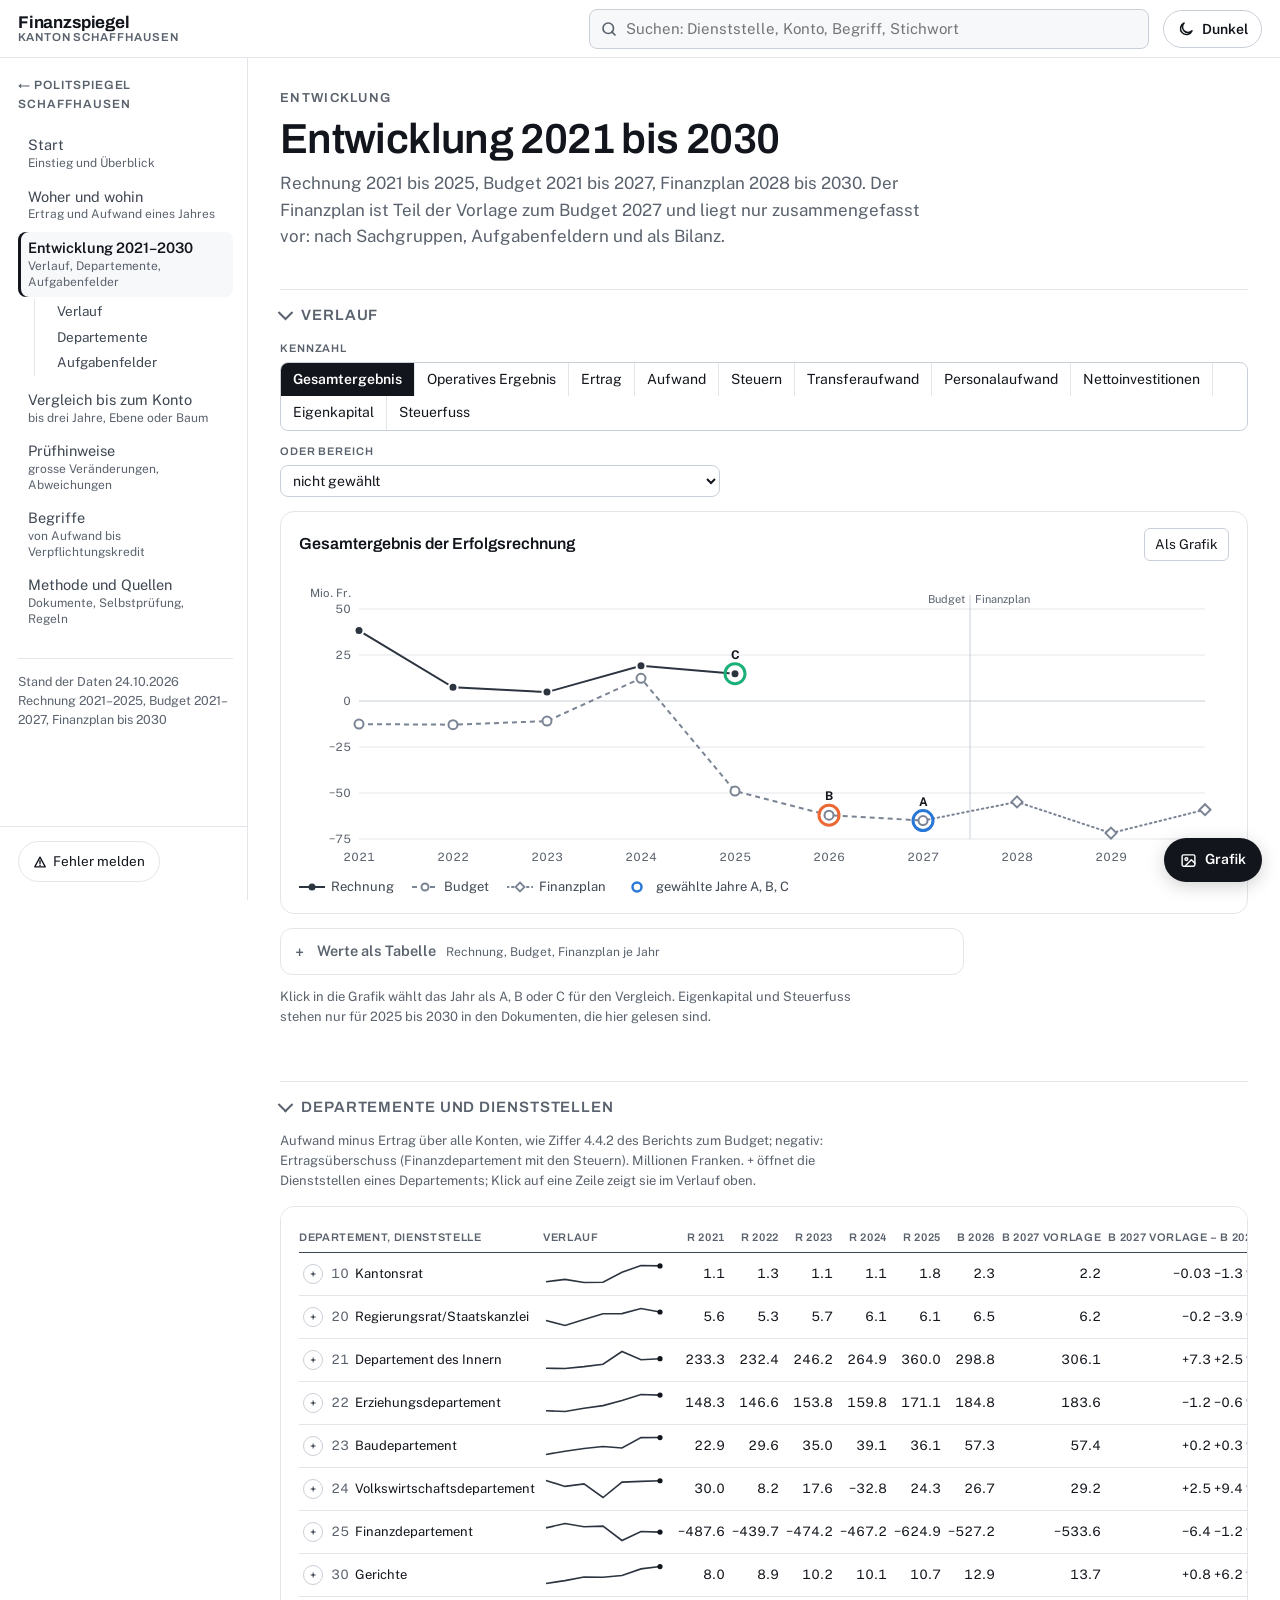
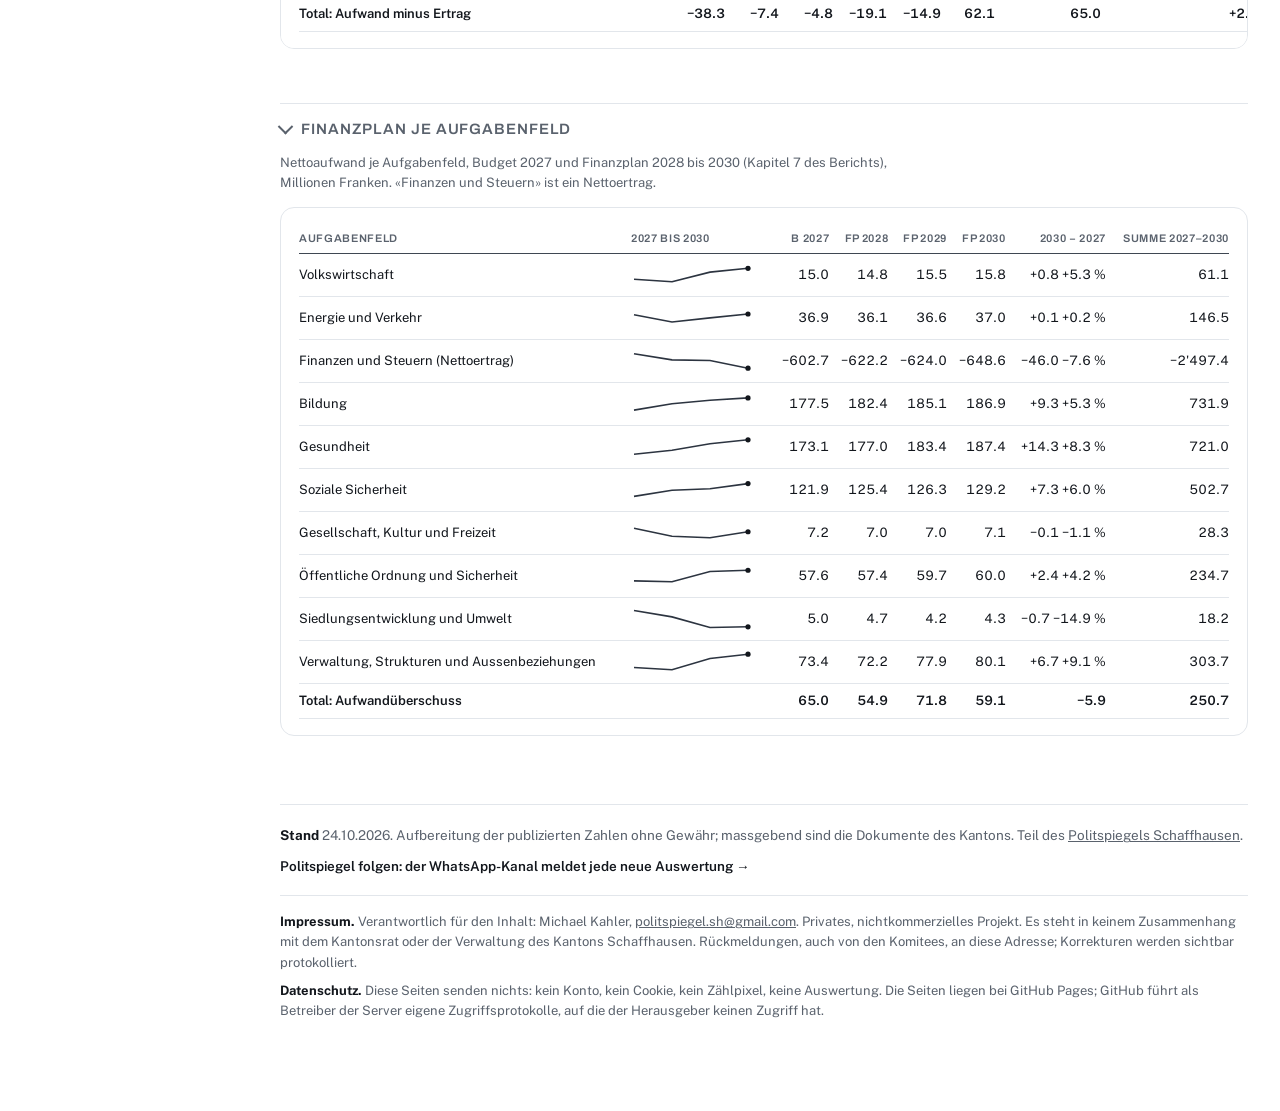
<file: site/entwicklung/index.html>
<!DOCTYPE html>
<html lang="de-CH">
<head>
<meta charset="utf-8">
<meta name="viewport" content="width=device-width, initial-scale=1">
<title>Finanzspiegel Schaffhausen: Entwicklung 2021–2030</title>
<meta name="description" content="Finanzen des Kantons Schaffhausen 2021 bis 2030: Gesamtergebnis, Steuern, Aufwand und Investitionen im Verlauf, je Departement, Dienststelle und Aufgabenfeld.">
<link rel="canonical" href="https://michaeljkahler.github.io/finanzspiegel/entwicklung/">
<meta property="og:title" content="Finanzspiegel Schaffhausen: Entwicklung 2021–2030">
<meta property="og:description" content="Finanzen des Kantons Schaffhausen 2021 bis 2030: Gesamtergebnis, Steuern, Aufwand und Investitionen im Verlauf, je Departement, Dienststelle und Aufgabenfeld.">
<meta property="og:url" content="https://michaeljkahler.github.io/finanzspiegel/entwicklung/">
<meta property="og:type" content="website">
<link rel="icon" href="../favicon.svg" type="image/svg+xml">
<link rel="icon" href="../favicon.png" sizes="32x32" type="image/png">
<link rel="apple-touch-icon" href="../apple-touch-icon.png">
<meta name="theme-color" content="#0B0F14">
<script>try{var t=localStorage.getItem("fs-thema");if(t==="light"||t==="dark")document.documentElement.setAttribute("data-theme",t);}catch(e){}</script>
<link rel="preconnect" href="https://fonts.googleapis.com">
<link rel="preconnect" href="https://fonts.gstatic.com" crossorigin>
<link href="https://fonts.googleapis.com/css2?family=Archivo:wght@500;600;700&family=Public+Sans:wght@400;500;600;700&display=swap" rel="stylesheet">
<link rel="stylesheet" href="../assets/finanzspiegel.css?v=4d39d88fe9">
</head>
<body data-seite="entwicklung" data-basis="../" data-daten="kern" data-version="4d39d88fe9">
<a class="skip" href="#inhalt">Zum Inhalt</a>

<header class="leiste">
  <button type="button" class="menuknopf" id="menuKnopf" aria-controls="seitenleiste" aria-expanded="false"><svg viewBox="0 0 24 24" fill="none" stroke="currentColor" stroke-width="2" stroke-linecap="round" aria-hidden="true"><path d="M4 7h16M4 12h16M4 17h16"/></svg><span>Seiten</span></button>
  <a class="marke-link" href="../"><b>Finanzspiegel</b><span>Kanton Schaffhausen</span></a>
  <div class="suche" role="search"><label class="nur-sr" for="sucheGlobal">Suche im Finanzspiegel</label><svg class="lupe" viewBox="0 0 24 24" fill="none" stroke="currentColor" stroke-width="2.2" stroke-linecap="round" aria-hidden="true"><circle cx="11" cy="11" r="7"/><path d="M20 20l-4.2-4.2"/></svg>
    <input id="sucheGlobal" type="search" autocomplete="off" spellcheck="false" placeholder="Suchen: Dienststelle, Konto, Begriff, Stichwort" aria-controls="sucheGlobalListe" aria-autocomplete="list">
    <ul id="sucheGlobalListe" class="global" role="listbox" hidden></ul>
  </div>
  <button type="button" class="thema-knopf" id="themaKnopf" title="Hell oder dunkel"><svg class="sonne" viewBox="0 0 24 24" fill="none" stroke="currentColor" stroke-width="2" stroke-linecap="round" aria-hidden="true"><circle cx="12" cy="12" r="4.5"/><path d="M12 2v2.5M12 19.5V22M2 12h2.5M19.5 12H22M4.9 4.9l1.8 1.8M17.3 17.3l1.8 1.8M4.9 19.1l1.8-1.8M17.3 6.7l1.8-1.8"/></svg><svg class="mond" viewBox="0 0 24 24" fill="none" stroke="currentColor" stroke-width="2" stroke-linecap="round" stroke-linejoin="round" aria-hidden="true"><path d="M20 14.5A8 8 0 1 1 9.5 4a6.5 6.5 0 0 0 10.5 10.5z"/></svg><span>Hell</span></button>
</header>
<div class="schleier" id="schleier"></div>
<div class="rahmen">
<nav class="seitenleiste" id="seitenleiste" aria-label="Seiten des Finanzspiegels">
  <a class="zurueck" href="https://michaeljkahler.github.io/politspiegel/">&larr; Politspiegel Schaffhausen</a>
  <ol class="seitenliste"><li><a href="../">Start<small>Einstieg und Überblick</small></a></li><li><a href="../ueberblick/" data-mit-auswahl data-ziel="../ueberblick/">Woher und wohin<small>Ertrag und Aufwand eines Jahres</small></a></li><li><a href="../entwicklung/" data-mit-auswahl data-ziel="../entwicklung/" aria-current="page">Entwicklung 2021–2030<small>Verlauf, Departemente, Aufgabenfelder</small></a><ol><li><a href="#verlauf-teil">Verlauf</a></li><li><a href="#departemente-teil">Departemente</a></li><li><a href="#felder-teil">Aufgabenfelder</a></li></ol></li><li><a href="../vergleich/" data-mit-auswahl data-ziel="../vergleich/">Vergleich bis zum Konto<small>bis drei Jahre, Ebene oder Baum</small></a></li><li><a href="../pruefhinweise/">Prüfhinweise<small>grosse Veränderungen, Abweichungen</small></a></li><li><a href="../begriffe/">Begriffe<small>von Aufwand bis Verpflichtungskredit</small></a></li><li><a href="../methode/">Methode und Quellen<small>Dokumente, Selbstprüfung, Regeln</small></a></li></ol>
  <div class="leiste-fuss">Stand der Daten <span id="standLeiste">24.10.2026</span><br>Rechnung 2021–2025, Budget 2021–2027, Finanzplan bis 2030</div>
  <div class="leiste-melden"><button type="button" class="melden-inline" data-melden title="Einen Fehler auf dieser Seite melden"><svg viewBox="0 0 16 16" width="14" height="14" aria-hidden="true"><path d="M8 2.5l6 11H2z" stroke="currentColor" stroke-width="1.5" fill="none" stroke-linejoin="round"/><path d="M8 6.5v3.2M8 11.6v.6" stroke="currentColor" stroke-width="1.6" stroke-linecap="round"/></svg><span>Fehler melden</span></button></div>
</nav>
<main class="haupt" id="inhalt">
<p class="hinweis" id="ladefehler" hidden></p>
<div class="seitentitel"><div class="marke">Entwicklung</div><h1>Entwicklung 2021 bis 2030</h1><p class="lead">Rechnung 2021 bis 2025, Budget 2021 bis 2027, Finanzplan 2028 bis 2030. Der Finanzplan ist Teil der Vorlage zum Budget 2027 und liegt nur zusammengefasst vor: nach Sachgruppen, Aufgabenfeldern und als Bilanz.</p></div><details class="abschnitt" id="verlauf-teil" open><summary><h2>Verlauf</h2></summary><div class="inhalt"><p class="leise" data-laden>Daten werden geladen …</p><div class="steuer">
  <div class="grp"><b>Kennzahl</b><div class="chips" id="kzChips"></div></div>
  <div class="grp"><b>oder Bereich</b><select id="kzBereich"><option value="">nicht gewählt</option></select></div>
  <div class="grp" id="eaGrp" hidden><b>Ansicht</b><div class="chips" id="eaChips"><button type="button" data-wert="A">Aufwand</button><button type="button" data-wert="E">Ertrag</button><button type="button" data-wert="N">Netto</button></div></div>
</div>
<div class="karte">
  <div class="werkzeug"><h3 id="verlaufTitel" style="margin:0"></h3><button type="button" class="knopf" data-grafik="entwicklung">Als Grafik</button></div>
  <div class="verlauf" id="verlauf"></div>
  <div class="legende-zeile">
    <span><svg viewBox="0 0 26 12"><line x1="0" x2="26" y1="6" y2="6" stroke="var(--linie-r)" stroke-width="2"/><circle cx="13" cy="6" r="3.5" fill="var(--linie-r)"/></svg>Rechnung</span>
    <span><svg viewBox="0 0 26 12"><line x1="0" x2="26" y1="6" y2="6" stroke="var(--linie-b)" stroke-width="2" stroke-dasharray="5 4"/><circle cx="13" cy="6" r="3.5" fill="var(--karte)" stroke="var(--linie-b)" stroke-width="2"/></svg>Budget</span>
    <span><svg viewBox="0 0 26 12"><line x1="0" x2="26" y1="6" y2="6" stroke="var(--linie-b)" stroke-width="2" stroke-dasharray="1.5 3.5" stroke-linecap="round"/><path d="M13,1.5l4.5,4.5l-4.5,4.5l-4.5,-4.5z" fill="var(--karte)" stroke="var(--linie-b)" stroke-width="1.8"/></svg>Finanzplan</span>
    <span><svg viewBox="0 0 26 12"><circle cx="13" cy="6" r="4.5" fill="none" stroke="var(--s1)" stroke-width="2.5"/></svg>gewählte Jahre A, B, C</span>
  </div>
</div>
<details class="unter" id="tabelle"><summary>Werte als Tabelle <small>Rechnung, Budget, Finanzplan je Jahr</small></summary><div class="inner" style="overflow-x:auto"><table class="tab" id="verlaufTab"></table></div></details>
<p class="unter klein">Klick in die Grafik wählt das Jahr als A, B oder C für den Vergleich. Eigenkapital und Steuerfuss stehen nur für 2025 bis 2030 in den Dokumenten, die hier gelesen sind.</p></div></details><details class="abschnitt" id="departemente-teil" open><summary><h2>Departemente und Dienststellen</h2></summary><div class="inhalt"><p class="unter klein">Aufwand minus Ertrag über alle Konten, wie Ziffer 4.4.2 des Berichts zum Budget; negativ: Ertragsüberschuss (Finanzdepartement mit den Steuern). Millionen Franken. + öffnet die Dienststellen eines Departements; Klick auf eine Zeile zeigt sie im Verlauf oben.</p><div class="karte" style="overflow-x:auto"><table class="tab" id="departemente"></table></div></div></details><details class="abschnitt" id="felder-teil" open><summary><h2>Finanzplan je Aufgabenfeld</h2></summary><div class="inhalt"><p class="unter klein">Nettoaufwand je Aufgabenfeld, Budget 2027 und Finanzplan 2028 bis 2030 (Kapitel 7 des Berichts), Millionen Franken. «Finanzen und Steuern» ist ein Nettoertrag.</p><div class="karte" style="overflow-x:auto"><table class="tab" id="felder"></table></div></div></details>
<footer class="fuss">
<p><b>Stand</b> 24.10.2026. Aufbereitung der publizierten Zahlen ohne Gewähr; massgebend sind die Dokumente des Kantons. Teil des <a href="https://michaeljkahler.github.io/politspiegel/">Politspiegels Schaffhausen</a>.</p>
<p class="fuss-kanal"><a href="https://whatsapp.com/channel/0029VbDT16R0LKZChkAwY01o" target="_blank" rel="noopener">Politspiegel folgen: der WhatsApp-Kanal meldet jede neue Auswertung &rarr;</a></p>
<div class="impressum" id="impressum"><p><b>Impressum.</b> Verantwortlich für den Inhalt: Michael Kahler, <span class="imp-mail" data-u="politspiegel.sh" data-d="gmail.com">politspiegel.sh (at) gmail.com</span>. Privates, nichtkommerzielles Projekt. Es steht in keinem Zusammenhang mit dem Kantonsrat oder der Verwaltung des Kantons Schaffhausen. Rückmeldungen, auch von den Komitees, an diese Adresse; Korrekturen werden sichtbar protokolliert.</p><p><b>Datenschutz.</b> Diese Seiten senden nichts: kein Konto, kein Cookie, kein Zählpixel, keine Auswertung. Die Seiten liegen bei GitHub Pages; GitHub führt als Betreiber der Server eigene Zugriffsprotokolle, auf die der Herausgeber keinen Zugriff hat.</p></div><script>document.querySelectorAll(".imp-mail").forEach(function(s){var a=s.dataset.u+"@"+s.dataset.d;s.innerHTML='<a href="mailto:'+a+'">'+a+"</a>";});</script>
</footer>
</main>
</div>
<div class="tip" id="tip" role="tooltip"></div>
<div class="pop" id="pop"></div>

<button type="button" class="grafikknopf" id="grafikAuf" title="Grafik für Social Media, Präsentation oder Bericht erzeugen" aria-label="Grafik erzeugen" aria-haspopup="dialog">
<svg viewBox="0 0 24 24" fill="none" stroke="currentColor" stroke-width="2" stroke-linecap="round" stroke-linejoin="round" aria-hidden="true"><rect x="3" y="4" width="18" height="16" rx="2"/><circle cx="9" cy="10" r="2"/><path d="M21 16l-5-5-8 8"/></svg><span>Grafik</span></button>
<div class="grafiklage" id="grafikLage">
  <div class="grafikbox" role="dialog" aria-modal="true" aria-labelledby="grafikKopfTitel">
    <div class="grafikkopf"><h2 id="grafikKopfTitel">Grafik für Social Media, Präsentation oder Bericht</h2>
      <button type="button" class="grafikzu" id="grafikZu" aria-label="Schliessen">&times;</button></div>
    <div class="grafikbody">
      <div class="grafikwahl">
        <label class="feld" for="grafikMotiv">Motiv</label>
        <select id="grafikMotiv"></select>
        <div id="grafikEbeneZeile"><label class="feld" for="grafikEbene">Ebene</label><select id="grafikEbene"></select>
          <p class="grafikhinweis" id="grafikEbeneStand" hidden></p><p class="grafikhinweis" id="grafikEbeneHinweis" hidden></p></div>
        <div id="grafikTiefeZeile" hidden><label class="feld" for="grafikTiefe">Unterteilung</label><select id="grafikTiefe"><option value="naechste">nächste Ebene</option><option value="konten">alle Konten darunter</option></select></div>
        <div id="grafikSlotZeile" hidden><label class="feld" for="grafikSlot">Jahr</label><select id="grafikSlot"></select></div>
        <div id="grafikSkalaZeile" hidden><label class="feld" for="grafikSkala">Ringe</label><select id="grafikSkala"><option value="anteil">Anteile, jeder Ring 100 %</option><option value="betrag">Beträge, gemeinsame Skala</option></select></div>
        <label class="feld" for="grafikFormat">Format</label>
        <select id="grafikFormat"></select>
        <span class="feld" id="grafikHgName">Hintergrund</span>
        <div class="radio" role="radiogroup" aria-labelledby="grafikHgName"><label><input type="radio" name="grafikHg" value="weiss" checked> weiss</label><label><input type="radio" name="grafikHg" value="transparent"> transparent</label></div>
        <label class="feld" for="grafikTitel">Titel</label>
        <input type="text" id="grafikTitel" maxlength="140" autocomplete="off">
        <p class="grafiknote" id="grafikNote"></p>
        <div class="grafikknoepfe">
          <button type="button" class="btn" id="grafikLaden">Als PNG herunterladen</button>
          <button type="button" class="btn zweit" id="grafikKopie">In die Zwischenablage kopieren</button>
        </div>
        <p class="grafikmeldung" id="grafikMeldung" role="status" aria-live="polite"></p>
      </div>
      <div class="grafikvorschau" id="grafikVorschau"><canvas id="grafikCanvas" width="1080" height="1350" role="img" aria-label="Vorschau der Grafik"></canvas><p id="grafikMass"></p></div>
    </div>
  </div>
</div>

<button type="button" class="melden-knopf" data-melden title="Einen Fehler auf dieser Seite melden"><svg viewBox="0 0 16 16" width="14" height="14" aria-hidden="true"><path d="M8 2.5l6 11H2z" stroke="currentColor" stroke-width="1.5" fill="none" stroke-linejoin="round"/><path d="M8 6.5v3.2M8 11.6v.6" stroke="currentColor" stroke-width="1.6" stroke-linecap="round"/></svg><span>Fehler melden</span></button>
<div class="melden-schleier" id="meldenSchleier" hidden></div>
<dialog class="melden" id="meldenDialog" aria-labelledby="meldenTitel">
  <form id="meldenForm" method="dialog" novalidate>
    <h2 id="meldenTitel">Fehler melden</h2>
    <p class="melden-hinweis">Die Meldung geht als Mail an den Herausgeber. Korrekturen werden sichtbar protokolliert.</p>
    <input type="hidden" name="access_key" value="4a7966d4-e592-41a0-a21e-e915889056a1">
    <input type="hidden" name="subject" id="meldenBetreff" value="Politspiegel: Fehlermeldung · Finanzspiegel: Entwicklung 2021–2030">
    <input type="hidden" name="from_name" value="Politspiegel Schaffhausen">
    <input type="hidden" name="seite" id="meldenSeite" value="">
    <input type="checkbox" name="botcheck" class="melden-falle" tabindex="-1" autocomplete="off" aria-hidden="true">
    <label>Art des Fehlers<select name="art" id="meldenArt" required><option value="">Bitte wählen</option><option value="Eine Zahl stimmt nicht (Stimmen, Prozent, Kilometer, Anwohner)">Eine Zahl stimmt nicht (Stimmen, Prozent, Kilometer, Anwohner)</option><option value="Ein Name, eine Fraktion oder eine Partei ist falsch zugeordnet">Ein Name, eine Fraktion oder eine Partei ist falsch zugeordnet</option><option value="Ja und Nein sind vertauscht (Umkehrabstimmung)">Ja und Nein sind vertauscht (Umkehrabstimmung)</option><option value="Ein Verweis führt ins Leere oder zur falschen Stelle">Ein Verweis führt ins Leere oder zur falschen Stelle</option><option value="Eine Aussage ist nicht haltbar oder nicht belegt">Eine Aussage ist nicht haltbar oder nicht belegt</option><option value="Darstellung oder Bedienung (Handy, Karte, Bild)">Darstellung oder Bedienung (Handy, Karte, Bild)</option><option value="Etwas anderes">Etwas anderes</option></select></label>
    <label>Wo genau? Abschnitt, Abstimmung, Sitzung oder Name<input type="text" name="stelle" id="meldenStelle" maxlength="200" placeholder="Zum Beispiel: Sitzung 24.08.2026, Nr. 7, Fraktionstabelle"></label>
    <label>Was ist falsch, und was wäre richtig?<textarea name="meldung" id="meldenText" rows="4" required maxlength="3000" placeholder="Zum Beispiel: Im Ratsblock steht 35:20, im Abstimmungsmagazin 36:19."></textarea></label>
    <label>Mailadresse für Rückfragen, freiwillig<input type="email" name="email" id="meldenMail" autocomplete="email" placeholder="name@beispiel.ch"></label>
    <div class="h-captcha" data-captcha="true" data-sitekey="50b2fe65-b00b-4b9e-ad62-3ba471098be2"></div>
    <p class="melden-status" id="meldenStatus" aria-live="polite"></p>
    <div class="melden-zeile">
      <button type="button" class="melden-ab" id="meldenAb">Abbrechen</button>
      <button type="submit" class="melden-los" id="meldenLos">Meldung senden</button>
    </div>
    <p class="melden-klein">Übermittlung über Web3Forms (Formulardienst) und hCaptcha (Spam-Schutz). Beide erhalten dabei Ihre IP-Adresse; die Meldung selbst wird als Mail an den Herausgeber weitergeleitet und nicht anderweitig gespeichert.</p>
  </form>
</dialog>
<script src="https://web3forms.com/client/script.js" async defer></script>
<script>
(function(){
  var KEY=true, MAIL=["politspiegel.sh", "gmail.com"];
  var d=document.getElementById("meldenDialog"), f=document.getElementById("meldenForm");
  if(!d||!f) return;
  var st=document.getElementById("meldenStatus"), los=document.getElementById("meldenLos"), schleier=document.getElementById("meldenSchleier");
  // Nicht modal (kein showModal): ein modaler Dialog liegt in der obersten Ebene und
  // sperrt alles andere, auch das hCaptcha-Raetsel, das am body haengt. Darum ein
  // eigener Schleier, und das Raetsel bleibt bedienbar.
  function auf(){
    document.getElementById("meldenSeite").value=location.href;
    st.textContent=""; f.reset();
    schleier.hidden=false; d.show(); document.body.classList.add("melden-offen");
    document.getElementById("meldenArt").focus();
  }
  function zu(){ d.close(); schleier.hidden=true; document.body.classList.remove("melden-offen"); }
  document.addEventListener("click",function(ev){
    var a=ev.target.closest && ev.target.closest("[data-melden]"); if(!a) return;
    ev.preventDefault(); auf();
  });
  document.getElementById("meldenAb").addEventListener("click",zu);
  schleier.addEventListener("click",zu);
  document.addEventListener("keydown",function(ev){ if(ev.key==="Escape" && d.open) zu(); });
  d.addEventListener("cancel",function(ev){ ev.preventDefault(); zu(); });
  f.addEventListener("submit",function(ev){
    ev.preventDefault();
    var art=document.getElementById("meldenArt").value, text=document.getElementById("meldenText").value.trim();
    if(!art){ st.textContent="Bitte die Art des Fehlers wählen."; return; }
    if(text.length<10){ st.textContent="Bitte den Fehler in einem Satz beschreiben."; return; }
    if(!KEY){
      var body="Art: "+art+"\nStelle: "+document.getElementById("meldenStelle").value+"\nSeite: "+location.href+"\n\n"+text+
        (document.getElementById("meldenMail").value ? "\n\nRückfragen an: "+document.getElementById("meldenMail").value : "");
      location.href="mailto:"+MAIL[0]+"@"+MAIL[1]+"?subject="+encodeURIComponent(document.getElementById("meldenBetreff").value)+"&body="+encodeURIComponent(body);
      st.textContent="Das Mailprogramm öffnet sich mit der Meldung; dort abschicken."; return;
    }
    var cap=f.querySelector('[name="h-captcha-response"]');
    if(!cap||!cap.value){ st.textContent="Bitte zuerst das Captcha lösen."; return; }
    los.disabled=true; st.textContent="Wird gesendet …";
    var fd=new FormData(f);
    fetch("https://api.web3forms.com/submit",{method:"POST",body:fd,headers:{Accept:"application/json"}})
      .then(function(r){ return r.json(); })
      .then(function(j){
        if(j&&j.success){ st.textContent="Danke, die Meldung ist angekommen."; setTimeout(zu,1600); }
        else { st.textContent="Das hat nicht geklappt: "+((j&&j.message)||"unbekannter Fehler")+". Alternativ per Mail an die Adresse im Impressum."; }
      })
      .catch(function(){ st.textContent="Keine Verbindung zum Formulardienst. Alternativ per Mail an die Adresse im Impressum."; })
      .finally(function(){ los.disabled=false; if(window.hcaptcha){ try{ hcaptcha.reset(); }catch(_e){} } });
  });
})();
</script>
<script src="../assets/finanzspiegel.js?v=4d39d88fe9"></script>
</body>
</html>
</file>
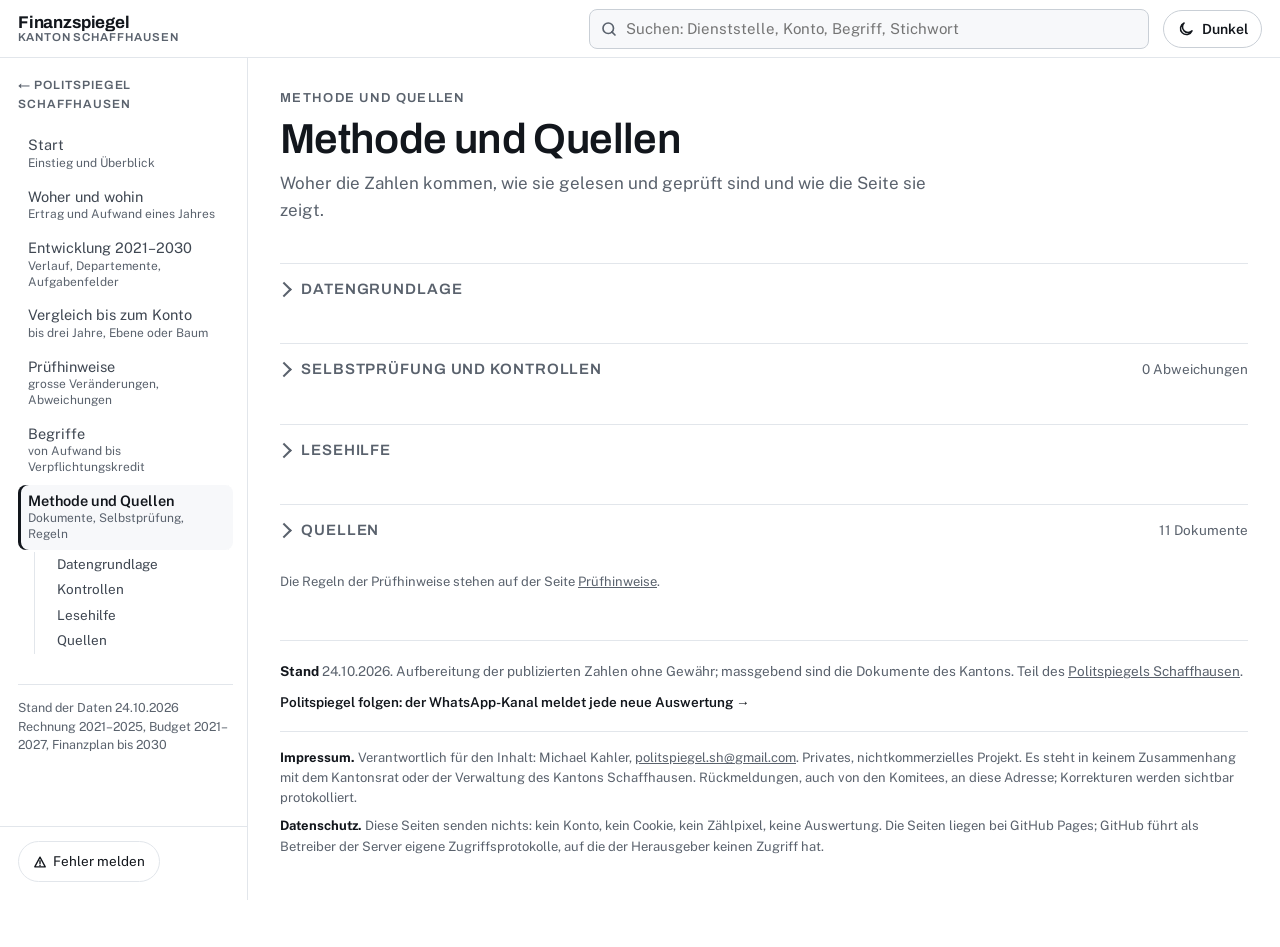
<file: site/methode/index.html>
<!DOCTYPE html>
<html lang="de-CH">
<head>
<meta charset="utf-8">
<meta name="viewport" content="width=device-width, initial-scale=1">
<title>Finanzspiegel Schaffhausen: Methode und Quellen</title>
<meta name="description" content="Methode und Quellen des Finanzspiegels Schaffhausen: Dokumente des Kantons, Selbstprüfung beim Lesen, Kontrollen gegen die Berichte.">
<link rel="canonical" href="https://michaeljkahler.github.io/finanzspiegel/methode/">
<meta property="og:title" content="Finanzspiegel Schaffhausen: Methode und Quellen">
<meta property="og:description" content="Methode und Quellen des Finanzspiegels Schaffhausen: Dokumente des Kantons, Selbstprüfung beim Lesen, Kontrollen gegen die Berichte.">
<meta property="og:url" content="https://michaeljkahler.github.io/finanzspiegel/methode/">
<meta property="og:type" content="website">
<link rel="icon" href="../favicon.svg" type="image/svg+xml">
<link rel="icon" href="../favicon.png" sizes="32x32" type="image/png">
<link rel="apple-touch-icon" href="../apple-touch-icon.png">
<meta name="theme-color" content="#0B0F14">
<script>try{var t=localStorage.getItem("fs-thema");if(t==="light"||t==="dark")document.documentElement.setAttribute("data-theme",t);}catch(e){}</script>
<link rel="preconnect" href="https://fonts.googleapis.com">
<link rel="preconnect" href="https://fonts.gstatic.com" crossorigin>
<link href="https://fonts.googleapis.com/css2?family=Archivo:wght@500;600;700&family=Public+Sans:wght@400;500;600;700&display=swap" rel="stylesheet">
<link rel="stylesheet" href="../assets/finanzspiegel.css?v=4d39d88fe9">
</head>
<body data-seite="methode" data-basis="../" data-daten="kern" data-version="4d39d88fe9">
<a class="skip" href="#inhalt">Zum Inhalt</a>

<header class="leiste">
  <button type="button" class="menuknopf" id="menuKnopf" aria-controls="seitenleiste" aria-expanded="false"><svg viewBox="0 0 24 24" fill="none" stroke="currentColor" stroke-width="2" stroke-linecap="round" aria-hidden="true"><path d="M4 7h16M4 12h16M4 17h16"/></svg><span>Seiten</span></button>
  <a class="marke-link" href="../"><b>Finanzspiegel</b><span>Kanton Schaffhausen</span></a>
  <div class="suche" role="search"><label class="nur-sr" for="sucheGlobal">Suche im Finanzspiegel</label><svg class="lupe" viewBox="0 0 24 24" fill="none" stroke="currentColor" stroke-width="2.2" stroke-linecap="round" aria-hidden="true"><circle cx="11" cy="11" r="7"/><path d="M20 20l-4.2-4.2"/></svg>
    <input id="sucheGlobal" type="search" autocomplete="off" spellcheck="false" placeholder="Suchen: Dienststelle, Konto, Begriff, Stichwort" aria-controls="sucheGlobalListe" aria-autocomplete="list">
    <ul id="sucheGlobalListe" class="global" role="listbox" hidden></ul>
  </div>
  <button type="button" class="thema-knopf" id="themaKnopf" title="Hell oder dunkel"><svg class="sonne" viewBox="0 0 24 24" fill="none" stroke="currentColor" stroke-width="2" stroke-linecap="round" aria-hidden="true"><circle cx="12" cy="12" r="4.5"/><path d="M12 2v2.5M12 19.5V22M2 12h2.5M19.5 12H22M4.9 4.9l1.8 1.8M17.3 17.3l1.8 1.8M4.9 19.1l1.8-1.8M17.3 6.7l1.8-1.8"/></svg><svg class="mond" viewBox="0 0 24 24" fill="none" stroke="currentColor" stroke-width="2" stroke-linecap="round" stroke-linejoin="round" aria-hidden="true"><path d="M20 14.5A8 8 0 1 1 9.5 4a6.5 6.5 0 0 0 10.5 10.5z"/></svg><span>Hell</span></button>
</header>
<div class="schleier" id="schleier"></div>
<div class="rahmen">
<nav class="seitenleiste" id="seitenleiste" aria-label="Seiten des Finanzspiegels">
  <a class="zurueck" href="https://michaeljkahler.github.io/politspiegel/">&larr; Politspiegel Schaffhausen</a>
  <ol class="seitenliste"><li><a href="../">Start<small>Einstieg und Überblick</small></a></li><li><a href="../ueberblick/" data-mit-auswahl data-ziel="../ueberblick/">Woher und wohin<small>Ertrag und Aufwand eines Jahres</small></a></li><li><a href="../entwicklung/" data-mit-auswahl data-ziel="../entwicklung/">Entwicklung 2021–2030<small>Verlauf, Departemente, Aufgabenfelder</small></a></li><li><a href="../vergleich/" data-mit-auswahl data-ziel="../vergleich/">Vergleich bis zum Konto<small>bis drei Jahre, Ebene oder Baum</small></a></li><li><a href="../pruefhinweise/">Prüfhinweise<small>grosse Veränderungen, Abweichungen</small></a></li><li><a href="../begriffe/">Begriffe<small>von Aufwand bis Verpflichtungskredit</small></a></li><li><a href="../methode/" aria-current="page">Methode und Quellen<small>Dokumente, Selbstprüfung, Regeln</small></a><ol><li><a href="#daten">Datengrundlage</a></li><li><a href="#kontrollen">Kontrollen</a></li><li><a href="#lesehilfe">Lesehilfe</a></li><li><a href="#quellen">Quellen</a></li></ol></li></ol>
  <div class="leiste-fuss">Stand der Daten <span id="standLeiste">24.10.2026</span><br>Rechnung 2021–2025, Budget 2021–2027, Finanzplan bis 2030</div>
  <div class="leiste-melden"><button type="button" class="melden-inline" data-melden title="Einen Fehler auf dieser Seite melden"><svg viewBox="0 0 16 16" width="14" height="14" aria-hidden="true"><path d="M8 2.5l6 11H2z" stroke="currentColor" stroke-width="1.5" fill="none" stroke-linejoin="round"/><path d="M8 6.5v3.2M8 11.6v.6" stroke="currentColor" stroke-width="1.6" stroke-linecap="round"/></svg><span>Fehler melden</span></button></div>
</nav>
<main class="haupt" id="inhalt">
<p class="hinweis" id="ladefehler" hidden></p>
<div class="seitentitel"><div class="marke">Methode und Quellen</div><h1>Methode und Quellen</h1><p class="lead">Woher die Zahlen kommen, wie sie gelesen und geprüft sind und wie die Seite sie zeigt.</p></div><details class="abschnitt" id="daten"><summary><h2>Datengrundlage</h2></summary><div class="inhalt"><ol>
  <li>Staatsrechnungen 2021 bis 2025 mit Detailzahlen: Erfolgsrechnung je Konto mit den Kommentaren der Organisationseinheiten, Investitionsrechnung je Konto und Vorhaben. Die Staatsrechnung 2021 in der Fassung nach den Anpassungen des Kantonsrates (publiziert am 18. August 2022).</li>
  <li>Budget 2021 bis 2025: Spalte «Budget» der Staatsrechnung desselben Jahres, also das beschlossene Budget ohne Nachtragskredite (Fussnote der Detailzahlen). Kommentare zum Budget gibt es für diese Jahre deshalb nicht; die Kommentare der Staatsrechnung begründen die Abweichung zum Budget.</li>
  <li>Budget 2026 in der vom Kantonsrat am 17. November 2025 beschlossenen Fassung.</li>
  <li>Budget 2027 inklusive Detailzahlen und Finanzplan 2027–2030, Vorlage des Regierungsrates vom 15. September 2026, publiziert am 22. September 2026. Bis der Kantonsrat das Budget beschlossen hat, ist dies die Vorlage; die beschlossene Fassung ersetzt sie.</li>
  <li>Der Finanzplan 2028–2030 liegt nur zusammengefasst vor: Sachgruppen (Ziffer 2.1), Nettoinvestitionen (2.2), Bilanz (2.3) und Aufgabenfelder (Kapitel 7).</li>
  <li>Eigenkapital und Steuerfuss sind aus dem Bericht zum Budget 2027 gelesen und deshalb nur für 2025 bis 2030 vorhanden.</li>
</ol></div></details><details class="abschnitt" id="kontrollen"><summary><h2>Selbstprüfung und Kontrollen</h2><span class=zus>0 Abweichungen</span></summary><div class="inhalt"><ol>
  <li>Beim Lesen: Je Dokument und Spalte ist die Summe der Konten gleich der gedruckten Summe je Dienststelle, Fonds und Departement, in der Investitionsrechnung zusätzlich je Konto und Vorhaben. Erfolgsrechnung 3'282 Summen, 0 Abweichungen; Investitionsrechnung 1'740 Summen, 0 Abweichungen.</li>
  <li>Rechnung 2025, Budget 2026 und Budget 2027: Summen je Sachgruppe und je Departement gegen die Ziffern 2.1 und 4.4.2 des Berichts zum Budget 2027, 0 Abweichungen.</li>
  <li>Rechnung und Budget 2021 bis 2024: Ertrag, Aufwand, operatives und ausserordentliches Ergebnis, Gesamtergebnis und Nettoinvestitionen gegen die Tabelle «Eckwerte» der jeweiligen Staatsrechnung, 48 Werte, 0 Abweichungen.</li>
  <li>Die Spalte «Rechnung Vorjahr» jeder Staatsrechnung 2022 bis 2025 stimmt je Konto mit der Staatsrechnung des Vorjahres überein: 10'334 Konten, 0 Abweichungen.</li>
  <li>Die Übersichtstabellen des Finanzplans sind nachgerechnet: 0 Abweichungen.</li>
  <li>Wo Dokumente voneinander abweichen, gilt die spätere Publikation; die Abweichungen stehen unter den Prüfhinweisen (Dokumentenabgleich). Die Nettoinvestitionen des Budgets 2027 sind aus den Detailzahlen gerechnet (111.1 Mio. Franken); die Übersicht des Berichts nennt 110.1 Mio.</li>
</ol></div></details><details class="abschnitt" id="lesehilfe"><summary><h2>Lesehilfe</h2></summary><div class="inhalt"><ol>
  <li>Konten «ordentliche»: Sachgruppen 30 bis 37 und 40 bis 47. Ihre Totale sind der ordentliche Aufwand und Ertrag des Berichts. «Alle» nimmt Ausserordentliches (38, 48, vor allem finanzpolitische Reserven), interne Verrechnungen (39, 49) und den Abschluss der Fonds im Eigenkapital (90) dazu; so summieren die Detailzahlen die Dienststellen.</li>
  <li>Netto: Aufwand minus Ertrag, in der Investitionsrechnung Ausgaben minus Einnahmen. Negativ heisst Ertragsüberschuss.</li>
  <li>Gliederung nach Dienststelle: Departement, Dienststelle, Fonds, Konto; kreditrechtlich verbindlich. Nach Sachgruppe: Artengliederung HRM2, zwei- und dreistellig, dann das Konto über alle Dienststellen.</li>
  <li>Dienststellen sind über ihre Nummer verknüpft. Wurde eine Dienststelle umbenannt, steht die jüngste Bezeichnung; wurde sie aufgehoben oder neu geschaffen, fehlen ihr Beträge in den übrigen Jahren. Die Zahlen sind nicht zurückgerechnet.</li>
  <li>Investitionsrechnung: Vorhaben sind Verpflichtungskredite (VK) oder Budgetkredite. Die Budgets gliedern Konto vor Vorhaben, die Staatsrechnungen Vorhaben vor Konto, die Staatsrechnungen 2021 und 2022 nur netto je Konto; hier einheitlich Dienststelle, Vorhaben, Konto.</li>
  <li>Aufteilung (Icicle): Flächen können nicht negativ sein. Einträge mit negativem Betrag, etwa Rückerstattungen, stehen nur in der Tabelle.</li>
  <li>Baum: jede Stufe lässt sich aufklappen, mehrere Äste gleichzeitig. Einträge einer Stufe nach Betrag geordnet, ab 60 Einträgen in Schritten.</li>
  <li>Kommentar: Begründung der Dienststelle im Dokument, im Wortlaut. Im Budget bezieht er sich auf das Vorjahresbudget, in der Staatsrechnung auf das Budget desselben Jahres.</li>
  <li>Suche: findet Departemente, Dienststellen, Fonds, Sachgruppen, Konten, Investitionsvorhaben, Aufgabenfelder, Kennzahlen, Begriffe und die Kommentare der Dienststellen, ab drei Buchstaben. Eine Liste von Alltagswörtern ergänzt die Bezeichnungen der Dokumente (zum Beispiel «Lehrer» für «Lehrpersonen»).</li>
  <li>Geführter Einstieg: fünf Fragen (Ziel, Jahr, Bereich, Aufwand oder Ertrag, Stichwort) und eine Kontrollfrage. Jede Stufe zeigt alle Möglichkeiten vollständig, Departemente und Dienststellen nach ihrer Nummer.</li>
  <li>Grafik (Knopf unten rechts und «Als Grafik»): PNG für Social Media (4:5), Präsentationen (16:9) oder Berichte (3:2), mit Quelle und Datenstand.</li>
</ol></div></details><details class="abschnitt" id="quellen"><summary><h2>Quellen</h2><span class=zus>11 Dokumente</span></summary><div class="inhalt"><p class="unter">Alle Dokumente stehen auf sh.ch, Finanzverwaltung, Seiten «Budget» und «Staatsrechnung HRM2 (ab 2018)». Der Kanton publiziert sie nur als PDF; data.sh.ch und opendata.swiss führen keine Finanzdaten.</p><div style="overflow-x:auto"><table class="tab quellen"><thead><tr><th>Dokument</th><th class="h-m">Fassung</th><th class="h-s">Verwendet für</th><th class="r">Konten ER / Zeilen IR</th><th class="r h-s">Selbstprüfung</th></tr></thead><tbody><tr><td><a href="https://sh.ch/CMS/get/file/05e3dd14-772f-4003-950c-5d4ee14effa9" rel="noopener">Budget 2027 inklusive Detailzahlen, Finanzplan 2027–2030</a><br><span class="leise klein">budget2027_vorlage.pdf, 22. September 2026</span></td><td class="h-m">Vorlage des Regierungsrates vom 15. September 2026</td><td class="h-s">Budget 2027, Finanzplan 2028–2030; Abgleich Budget 2026 und Rechnung 2025</td><td class="r">2'933 / 187</td><td class="r h-s">keine Abweichung</td></tr><tr><td><a href="https://sh.ch/CMS/get/file/b061f9be-2848-4a9f-b820-9e3a66be4e13" rel="noopener">Staatsrechnung 2025 inkl. Detailzahlen</a><br><span class="leise klein">rechnung2025.pdf, 8. April 2026</span></td><td class="h-m">Staatsrechnung</td><td class="h-s">Rechnung 2025, Budget 2025</td><td class="r">3'034 / 160</td><td class="r h-s">keine Abweichung</td></tr><tr><td><a href="https://sh.ch/CMS/get/file/e04347ba-1e5e-4fc0-bba1-ad0ea9935547" rel="noopener">Budget 2026</a><br><span class="leise klein">budget2026.pdf, 6. Januar 2026</span></td><td class="h-m">beschlossen vom Kantonsrat am 17. November 2025</td><td class="h-s">Budget 2026</td><td class="r">2'951 / 188</td><td class="r h-s">keine Abweichung</td></tr><tr><td><a href="https://sh.ch/CMS/get/file/51c4dacf-6b72-4b44-8d2b-0deaa9cc415c" rel="noopener">Staatsrechnung 2024 inkl. Detailzahlen</a><br><span class="leise klein">rechnung2024.pdf, 9. April 2025</span></td><td class="h-m">Staatsrechnung</td><td class="h-s">Rechnung 2024, Budget 2024</td><td class="r">2'986 / 144</td><td class="r h-s">keine Abweichung</td></tr><tr><td><a href="https://sh.ch/CMS/get/file/ec46eabf-1897-478d-ad25-aad1e2eb3ad1" rel="noopener">Staatsrechnung 2023 inkl. Detailzahlen</a><br><span class="leise klein">rechnung2023.pdf, 10. April 2024</span></td><td class="h-m">Staatsrechnung</td><td class="h-s">Rechnung 2023, Budget 2023</td><td class="r">2'947 / 133</td><td class="r h-s">keine Abweichung</td></tr><tr><td><a href="https://sh.ch/CMS/get/file/c75e0c73-2b9f-4e83-a332-f532d7b125aa" rel="noopener">Staatsrechnung 2022, Detailzahlen</a><br><span class="leise klein">rechnung2022_detail.pdf, 12. April 2023</span></td><td class="h-m">Staatsrechnung</td><td class="h-s">Rechnung 2022, Budget 2022</td><td class="r">2'918 / 114</td><td class="r h-s">keine Abweichung</td></tr><tr><td><a href="https://sh.ch/CMS/get/file/bf1e70e6-c3b7-42a9-aa66-3360a1175a6a" rel="noopener">Staatsrechnung 2022, Bericht</a><br><span class="leise klein">rechnung2022_bericht.pdf, 12. April 2023</span></td><td class="h-m"></td><td class="h-s">Eckwerte (Ziffer 1.8) für die Kontrolle in daten.py</td><td class="r"></td><td class="r h-s"></td></tr><tr><td><a href="https://sh.ch/CMS/get/file/780ddb52-6f67-4a3d-832a-ec41f2c385e6" rel="noopener">Staatsrechnung 2021, Detailzahlen nach Anpassungen des Kantonsrates</a><br><span class="leise klein">rechnung2021_detail.pdf, 18. August 2022</span></td><td class="h-m">Staatsrechnung, nach Anpassungen des Kantonsrates</td><td class="h-s">Rechnung 2021, Budget 2021</td><td class="r">2'952 / 119</td><td class="r h-s">keine Abweichung</td></tr><tr><td><a href="https://sh.ch/CMS/get/file/c0a55d09-9b01-4e9e-948f-cdce2ef19572" rel="noopener">Staatsrechnung 2021, Bericht nach Anpassungen des Kantonsrates</a><br><span class="leise klein">rechnung2021_bericht.pdf, 18. August 2022</span></td><td class="h-m"></td><td class="h-s">Eckwerte (Ziffer 1.8) für die Kontrolle in daten.py</td><td class="r"></td><td class="r h-s"></td></tr><tr><td><a href="https://sh.ch/CMS/get/file/c7905294-b095-4653-bb39-8ed60ddbd119" rel="noopener">Budget 2026, Vorlage des Regierungsrates vom 26. August 2025</a><br><span class="leise klein">budget2026_vorlage.pdf</span></td><td class="h-m"></td><td class="h-s">abgelöst durch die beschlossene Fassung</td><td class="r"></td><td class="r h-s"></td></tr><tr><td><a href="https://sh.ch/CMS/get/file/479ea3d9-7496-4ed1-a9ad-190167eb2c04" rel="noopener">Medienpräsentation Budget 2027 und Finanzplan 2027–2030 vom 22. September 2026</a><br><span class="leise klein">praesentation_budget2027.pdf</span></td><td class="h-m"></td><td class="h-s">Folien der Medienkonferenz; nicht ausgelesen</td><td class="r"></td><td class="r h-s"></td></tr></tbody></table></div></div></details><p class="unter klein" style="margin-top:22px">Die Regeln der Prüfhinweise stehen auf der Seite <a href="../pruefhinweise/#regeln">Prüfhinweise</a>.</p>
<footer class="fuss">
<p><b>Stand</b> 24.10.2026. Aufbereitung der publizierten Zahlen ohne Gewähr; massgebend sind die Dokumente des Kantons. Teil des <a href="https://michaeljkahler.github.io/politspiegel/">Politspiegels Schaffhausen</a>.</p>
<p class="fuss-kanal"><a href="https://whatsapp.com/channel/0029VbDT16R0LKZChkAwY01o" target="_blank" rel="noopener">Politspiegel folgen: der WhatsApp-Kanal meldet jede neue Auswertung &rarr;</a></p>
<div class="impressum" id="impressum"><p><b>Impressum.</b> Verantwortlich für den Inhalt: Michael Kahler, <span class="imp-mail" data-u="politspiegel.sh" data-d="gmail.com">politspiegel.sh (at) gmail.com</span>. Privates, nichtkommerzielles Projekt. Es steht in keinem Zusammenhang mit dem Kantonsrat oder der Verwaltung des Kantons Schaffhausen. Rückmeldungen, auch von den Komitees, an diese Adresse; Korrekturen werden sichtbar protokolliert.</p><p><b>Datenschutz.</b> Diese Seiten senden nichts: kein Konto, kein Cookie, kein Zählpixel, keine Auswertung. Die Seiten liegen bei GitHub Pages; GitHub führt als Betreiber der Server eigene Zugriffsprotokolle, auf die der Herausgeber keinen Zugriff hat.</p></div><script>document.querySelectorAll(".imp-mail").forEach(function(s){var a=s.dataset.u+"@"+s.dataset.d;s.innerHTML='<a href="mailto:'+a+'">'+a+"</a>";});</script>
</footer>
</main>
</div>
<div class="tip" id="tip" role="tooltip"></div>
<div class="pop" id="pop"></div>


<button type="button" class="melden-knopf" data-melden title="Einen Fehler auf dieser Seite melden"><svg viewBox="0 0 16 16" width="14" height="14" aria-hidden="true"><path d="M8 2.5l6 11H2z" stroke="currentColor" stroke-width="1.5" fill="none" stroke-linejoin="round"/><path d="M8 6.5v3.2M8 11.6v.6" stroke="currentColor" stroke-width="1.6" stroke-linecap="round"/></svg><span>Fehler melden</span></button>
<div class="melden-schleier" id="meldenSchleier" hidden></div>
<dialog class="melden" id="meldenDialog" aria-labelledby="meldenTitel">
  <form id="meldenForm" method="dialog" novalidate>
    <h2 id="meldenTitel">Fehler melden</h2>
    <p class="melden-hinweis">Die Meldung geht als Mail an den Herausgeber. Korrekturen werden sichtbar protokolliert.</p>
    <input type="hidden" name="access_key" value="4a7966d4-e592-41a0-a21e-e915889056a1">
    <input type="hidden" name="subject" id="meldenBetreff" value="Politspiegel: Fehlermeldung · Finanzspiegel: Methode und Quellen">
    <input type="hidden" name="from_name" value="Politspiegel Schaffhausen">
    <input type="hidden" name="seite" id="meldenSeite" value="">
    <input type="checkbox" name="botcheck" class="melden-falle" tabindex="-1" autocomplete="off" aria-hidden="true">
    <label>Art des Fehlers<select name="art" id="meldenArt" required><option value="">Bitte wählen</option><option value="Eine Zahl stimmt nicht (Stimmen, Prozent, Kilometer, Anwohner)">Eine Zahl stimmt nicht (Stimmen, Prozent, Kilometer, Anwohner)</option><option value="Ein Name, eine Fraktion oder eine Partei ist falsch zugeordnet">Ein Name, eine Fraktion oder eine Partei ist falsch zugeordnet</option><option value="Ja und Nein sind vertauscht (Umkehrabstimmung)">Ja und Nein sind vertauscht (Umkehrabstimmung)</option><option value="Ein Verweis führt ins Leere oder zur falschen Stelle">Ein Verweis führt ins Leere oder zur falschen Stelle</option><option value="Eine Aussage ist nicht haltbar oder nicht belegt">Eine Aussage ist nicht haltbar oder nicht belegt</option><option value="Darstellung oder Bedienung (Handy, Karte, Bild)">Darstellung oder Bedienung (Handy, Karte, Bild)</option><option value="Etwas anderes">Etwas anderes</option></select></label>
    <label>Wo genau? Abschnitt, Abstimmung, Sitzung oder Name<input type="text" name="stelle" id="meldenStelle" maxlength="200" placeholder="Zum Beispiel: Sitzung 24.08.2026, Nr. 7, Fraktionstabelle"></label>
    <label>Was ist falsch, und was wäre richtig?<textarea name="meldung" id="meldenText" rows="4" required maxlength="3000" placeholder="Zum Beispiel: Im Ratsblock steht 35:20, im Abstimmungsmagazin 36:19."></textarea></label>
    <label>Mailadresse für Rückfragen, freiwillig<input type="email" name="email" id="meldenMail" autocomplete="email" placeholder="name@beispiel.ch"></label>
    <div class="h-captcha" data-captcha="true" data-sitekey="50b2fe65-b00b-4b9e-ad62-3ba471098be2"></div>
    <p class="melden-status" id="meldenStatus" aria-live="polite"></p>
    <div class="melden-zeile">
      <button type="button" class="melden-ab" id="meldenAb">Abbrechen</button>
      <button type="submit" class="melden-los" id="meldenLos">Meldung senden</button>
    </div>
    <p class="melden-klein">Übermittlung über Web3Forms (Formulardienst) und hCaptcha (Spam-Schutz). Beide erhalten dabei Ihre IP-Adresse; die Meldung selbst wird als Mail an den Herausgeber weitergeleitet und nicht anderweitig gespeichert.</p>
  </form>
</dialog>
<script src="https://web3forms.com/client/script.js" async defer></script>
<script>
(function(){
  var KEY=true, MAIL=["politspiegel.sh", "gmail.com"];
  var d=document.getElementById("meldenDialog"), f=document.getElementById("meldenForm");
  if(!d||!f) return;
  var st=document.getElementById("meldenStatus"), los=document.getElementById("meldenLos"), schleier=document.getElementById("meldenSchleier");
  // Nicht modal (kein showModal): ein modaler Dialog liegt in der obersten Ebene und
  // sperrt alles andere, auch das hCaptcha-Raetsel, das am body haengt. Darum ein
  // eigener Schleier, und das Raetsel bleibt bedienbar.
  function auf(){
    document.getElementById("meldenSeite").value=location.href;
    st.textContent=""; f.reset();
    schleier.hidden=false; d.show(); document.body.classList.add("melden-offen");
    document.getElementById("meldenArt").focus();
  }
  function zu(){ d.close(); schleier.hidden=true; document.body.classList.remove("melden-offen"); }
  document.addEventListener("click",function(ev){
    var a=ev.target.closest && ev.target.closest("[data-melden]"); if(!a) return;
    ev.preventDefault(); auf();
  });
  document.getElementById("meldenAb").addEventListener("click",zu);
  schleier.addEventListener("click",zu);
  document.addEventListener("keydown",function(ev){ if(ev.key==="Escape" && d.open) zu(); });
  d.addEventListener("cancel",function(ev){ ev.preventDefault(); zu(); });
  f.addEventListener("submit",function(ev){
    ev.preventDefault();
    var art=document.getElementById("meldenArt").value, text=document.getElementById("meldenText").value.trim();
    if(!art){ st.textContent="Bitte die Art des Fehlers wählen."; return; }
    if(text.length<10){ st.textContent="Bitte den Fehler in einem Satz beschreiben."; return; }
    if(!KEY){
      var body="Art: "+art+"\nStelle: "+document.getElementById("meldenStelle").value+"\nSeite: "+location.href+"\n\n"+text+
        (document.getElementById("meldenMail").value ? "\n\nRückfragen an: "+document.getElementById("meldenMail").value : "");
      location.href="mailto:"+MAIL[0]+"@"+MAIL[1]+"?subject="+encodeURIComponent(document.getElementById("meldenBetreff").value)+"&body="+encodeURIComponent(body);
      st.textContent="Das Mailprogramm öffnet sich mit der Meldung; dort abschicken."; return;
    }
    var cap=f.querySelector('[name="h-captcha-response"]');
    if(!cap||!cap.value){ st.textContent="Bitte zuerst das Captcha lösen."; return; }
    los.disabled=true; st.textContent="Wird gesendet …";
    var fd=new FormData(f);
    fetch("https://api.web3forms.com/submit",{method:"POST",body:fd,headers:{Accept:"application/json"}})
      .then(function(r){ return r.json(); })
      .then(function(j){
        if(j&&j.success){ st.textContent="Danke, die Meldung ist angekommen."; setTimeout(zu,1600); }
        else { st.textContent="Das hat nicht geklappt: "+((j&&j.message)||"unbekannter Fehler")+". Alternativ per Mail an die Adresse im Impressum."; }
      })
      .catch(function(){ st.textContent="Keine Verbindung zum Formulardienst. Alternativ per Mail an die Adresse im Impressum."; })
      .finally(function(){ los.disabled=false; if(window.hcaptcha){ try{ hcaptcha.reset(); }catch(_e){} } });
  });
})();
</script>
<script src="../assets/finanzspiegel.js?v=4d39d88fe9"></script>
</body>
</html>
</file>
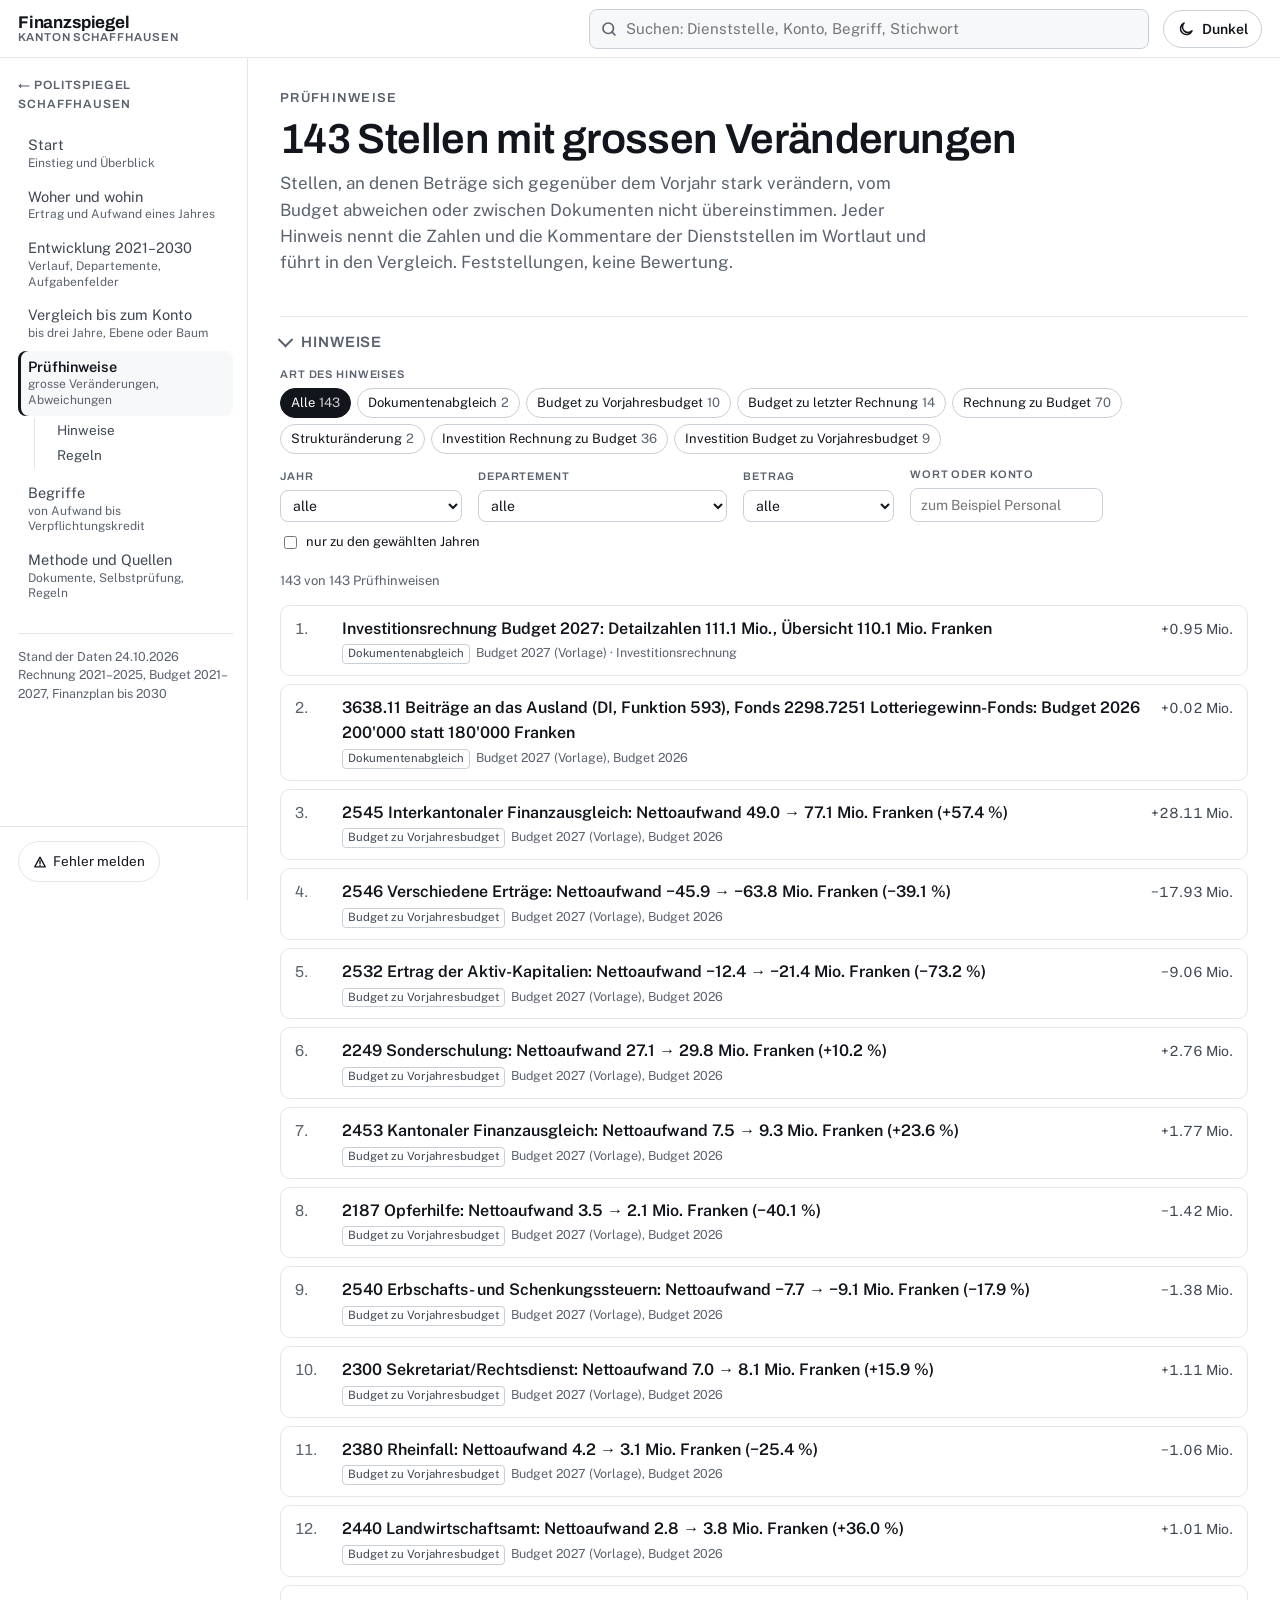
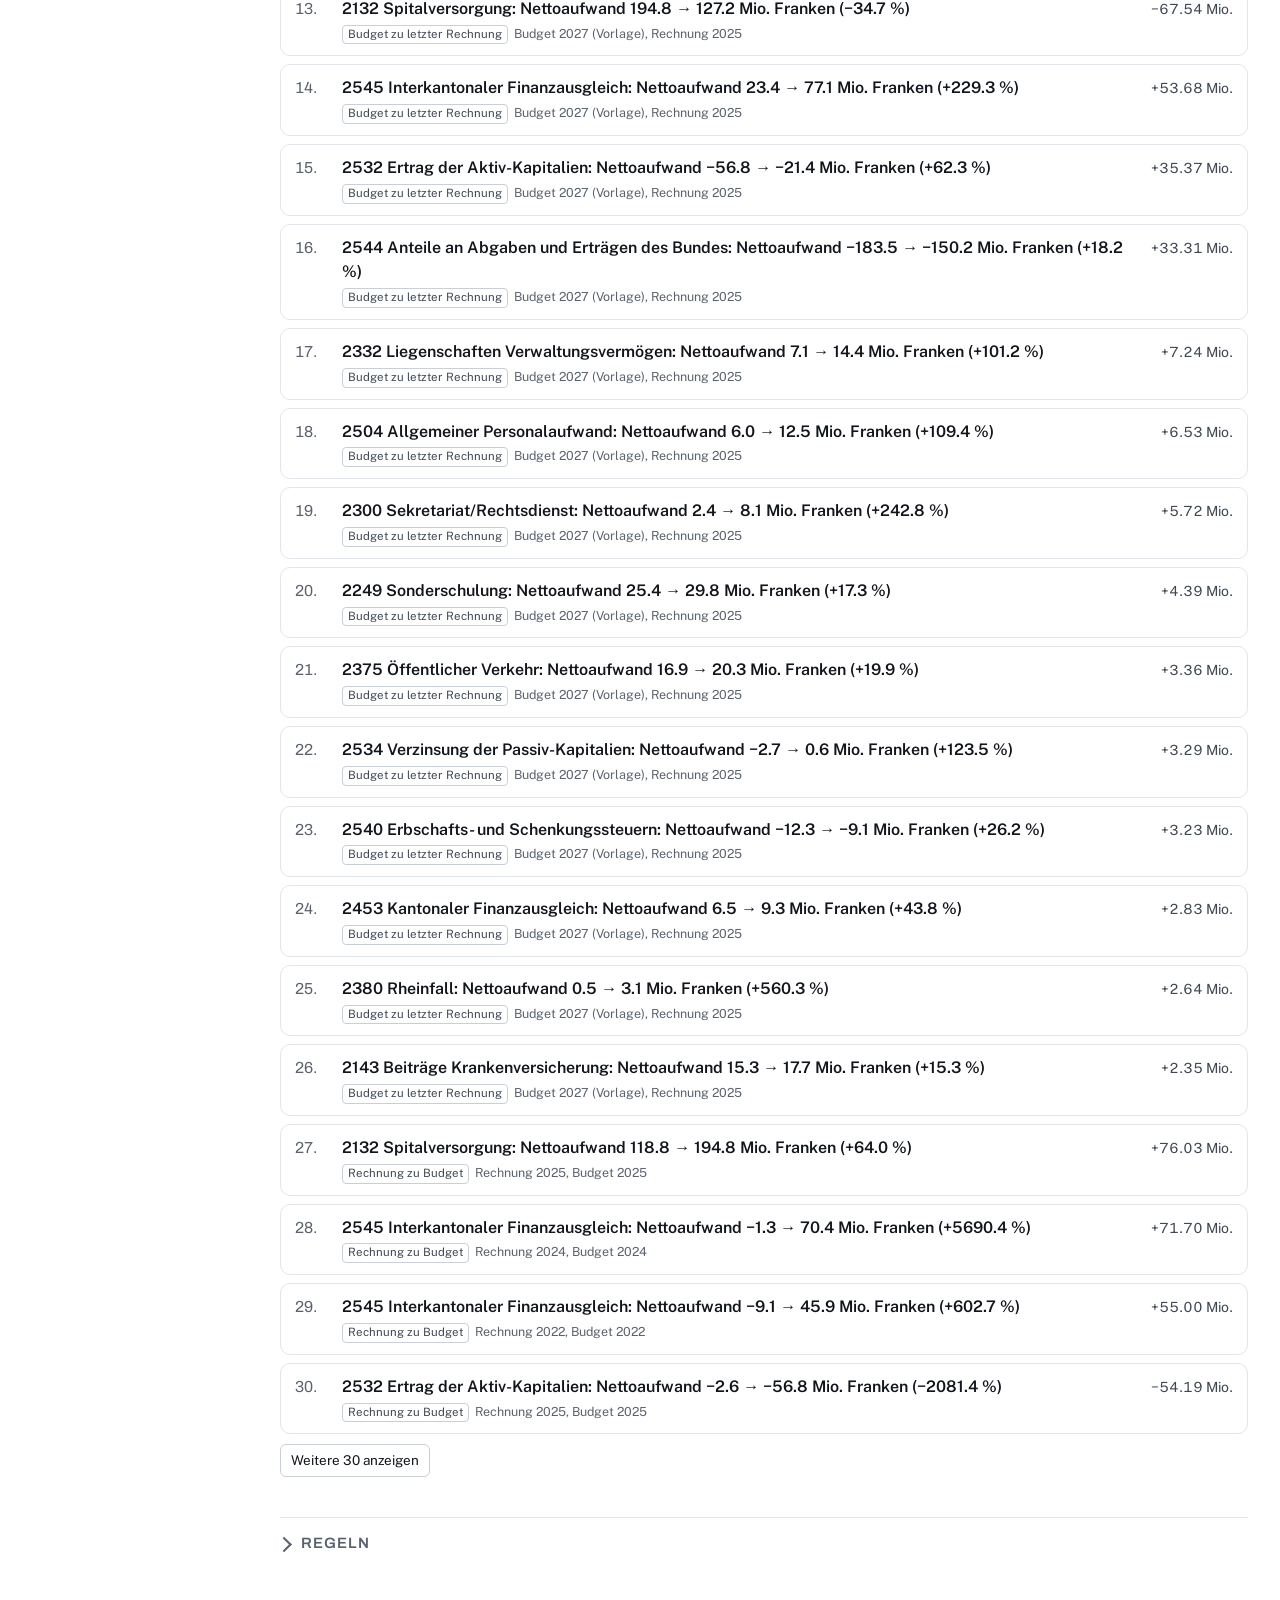
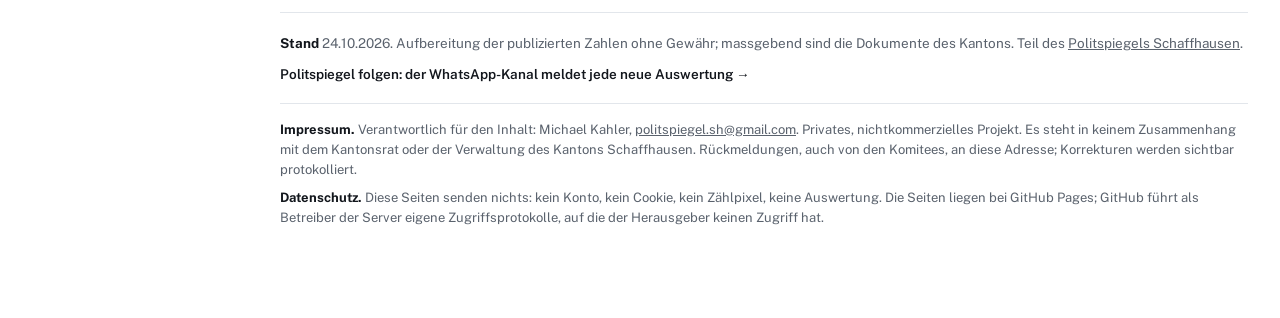
<file: site/pruefhinweise/index.html>
<!DOCTYPE html>
<html lang="de-CH">
<head>
<meta charset="utf-8">
<meta name="viewport" content="width=device-width, initial-scale=1">
<title>Finanzspiegel Schaffhausen: Prüfhinweise</title>
<meta name="description" content="Prüfhinweise zu Budget und Staatsrechnung des Kantons Schaffhausen: grosse Veränderungen je Dienststelle und Investitionsvorhaben, mit den Kommentaren der Dienststellen.">
<link rel="canonical" href="https://michaeljkahler.github.io/finanzspiegel/pruefhinweise/">
<meta property="og:title" content="Finanzspiegel Schaffhausen: Prüfhinweise">
<meta property="og:description" content="Prüfhinweise zu Budget und Staatsrechnung des Kantons Schaffhausen: grosse Veränderungen je Dienststelle und Investitionsvorhaben, mit den Kommentaren der Dienststellen.">
<meta property="og:url" content="https://michaeljkahler.github.io/finanzspiegel/pruefhinweise/">
<meta property="og:type" content="website">
<link rel="icon" href="../favicon.svg" type="image/svg+xml">
<link rel="icon" href="../favicon.png" sizes="32x32" type="image/png">
<link rel="apple-touch-icon" href="../apple-touch-icon.png">
<meta name="theme-color" content="#0B0F14">
<script>try{var t=localStorage.getItem("fs-thema");if(t==="light"||t==="dark")document.documentElement.setAttribute("data-theme",t);}catch(e){}</script>
<link rel="preconnect" href="https://fonts.googleapis.com">
<link rel="preconnect" href="https://fonts.gstatic.com" crossorigin>
<link href="https://fonts.googleapis.com/css2?family=Archivo:wght@500;600;700&family=Public+Sans:wght@400;500;600;700&display=swap" rel="stylesheet">
<link rel="stylesheet" href="../assets/finanzspiegel.css?v=4d39d88fe9">
</head>
<body data-seite="pruefhinweise" data-basis="../" data-daten="kern,befunde" data-version="4d39d88fe9">
<a class="skip" href="#inhalt">Zum Inhalt</a>

<header class="leiste">
  <button type="button" class="menuknopf" id="menuKnopf" aria-controls="seitenleiste" aria-expanded="false"><svg viewBox="0 0 24 24" fill="none" stroke="currentColor" stroke-width="2" stroke-linecap="round" aria-hidden="true"><path d="M4 7h16M4 12h16M4 17h16"/></svg><span>Seiten</span></button>
  <a class="marke-link" href="../"><b>Finanzspiegel</b><span>Kanton Schaffhausen</span></a>
  <div class="suche" role="search"><label class="nur-sr" for="sucheGlobal">Suche im Finanzspiegel</label><svg class="lupe" viewBox="0 0 24 24" fill="none" stroke="currentColor" stroke-width="2.2" stroke-linecap="round" aria-hidden="true"><circle cx="11" cy="11" r="7"/><path d="M20 20l-4.2-4.2"/></svg>
    <input id="sucheGlobal" type="search" autocomplete="off" spellcheck="false" placeholder="Suchen: Dienststelle, Konto, Begriff, Stichwort" aria-controls="sucheGlobalListe" aria-autocomplete="list">
    <ul id="sucheGlobalListe" class="global" role="listbox" hidden></ul>
  </div>
  <button type="button" class="thema-knopf" id="themaKnopf" title="Hell oder dunkel"><svg class="sonne" viewBox="0 0 24 24" fill="none" stroke="currentColor" stroke-width="2" stroke-linecap="round" aria-hidden="true"><circle cx="12" cy="12" r="4.5"/><path d="M12 2v2.5M12 19.5V22M2 12h2.5M19.5 12H22M4.9 4.9l1.8 1.8M17.3 17.3l1.8 1.8M4.9 19.1l1.8-1.8M17.3 6.7l1.8-1.8"/></svg><svg class="mond" viewBox="0 0 24 24" fill="none" stroke="currentColor" stroke-width="2" stroke-linecap="round" stroke-linejoin="round" aria-hidden="true"><path d="M20 14.5A8 8 0 1 1 9.5 4a6.5 6.5 0 0 0 10.5 10.5z"/></svg><span>Hell</span></button>
</header>
<div class="schleier" id="schleier"></div>
<div class="rahmen">
<nav class="seitenleiste" id="seitenleiste" aria-label="Seiten des Finanzspiegels">
  <a class="zurueck" href="https://michaeljkahler.github.io/politspiegel/">&larr; Politspiegel Schaffhausen</a>
  <ol class="seitenliste"><li><a href="../">Start<small>Einstieg und Überblick</small></a></li><li><a href="../ueberblick/" data-mit-auswahl data-ziel="../ueberblick/">Woher und wohin<small>Ertrag und Aufwand eines Jahres</small></a></li><li><a href="../entwicklung/" data-mit-auswahl data-ziel="../entwicklung/">Entwicklung 2021–2030<small>Verlauf, Departemente, Aufgabenfelder</small></a></li><li><a href="../vergleich/" data-mit-auswahl data-ziel="../vergleich/">Vergleich bis zum Konto<small>bis drei Jahre, Ebene oder Baum</small></a></li><li><a href="../pruefhinweise/" aria-current="page">Prüfhinweise<small>grosse Veränderungen, Abweichungen</small></a><ol><li><a href="#liste">Hinweise</a></li><li><a href="#regeln">Regeln</a></li></ol></li><li><a href="../begriffe/">Begriffe<small>von Aufwand bis Verpflichtungskredit</small></a></li><li><a href="../methode/">Methode und Quellen<small>Dokumente, Selbstprüfung, Regeln</small></a></li></ol>
  <div class="leiste-fuss">Stand der Daten <span id="standLeiste">24.10.2026</span><br>Rechnung 2021–2025, Budget 2021–2027, Finanzplan bis 2030</div>
  <div class="leiste-melden"><button type="button" class="melden-inline" data-melden title="Einen Fehler auf dieser Seite melden"><svg viewBox="0 0 16 16" width="14" height="14" aria-hidden="true"><path d="M8 2.5l6 11H2z" stroke="currentColor" stroke-width="1.5" fill="none" stroke-linejoin="round"/><path d="M8 6.5v3.2M8 11.6v.6" stroke="currentColor" stroke-width="1.6" stroke-linecap="round"/></svg><span>Fehler melden</span></button></div>
</nav>
<main class="haupt" id="inhalt">
<p class="hinweis" id="ladefehler" hidden></p>
<div class="seitentitel"><div class="marke">Prüfhinweise</div><h1>143 Stellen mit grossen Veränderungen</h1><p class="lead">Stellen, an denen Beträge sich gegenüber dem Vorjahr stark verändern, vom Budget abweichen oder zwischen Dokumenten nicht übereinstimmen. Jeder Hinweis nennt die Zahlen und die Kommentare der Dienststellen im Wortlaut und führt in den Vergleich. Feststellungen, keine Bewertung.</p></div><details class="abschnitt" id="liste" open><summary><h2>Hinweise</h2></summary><div class="inhalt"><p class="leise" data-laden>Daten werden geladen …</p><div class="bf-filter"><div class="grp"><b>Art des Hinweises</b><div class="bf-typen" id="bfTypen"></div></div></div>
<div class="bf-filter">
  <div class="grp"><b>Jahr</b><select id="bfDs"><option value="alle">alle</option></select></div>
  <div class="grp"><b>Departement</b><select id="bfDep"><option value="">alle</option></select></div>
  <div class="grp"><b>Betrag</b><select id="bfMin"><option value="0">alle</option><option value="2">ab 1 Mio. Franken</option><option value="1">ab 5 Mio. Franken</option></select></div>
  <div class="grp"><b>Wort oder Konto</b><input id="bfSuche" type="search" placeholder="zum Beispiel Personal" style="height:34px;padding:4px 10px;border:1px solid var(--linie-2);border-radius:8px;background:var(--karte);color:var(--text);font:inherit;font-size:14px"></div>
  <label class="klein" style="display:flex;gap:6px;align-items:center;margin-bottom:6px"><input type="checkbox" id="bfNur"> nur zu den gewählten Jahren</label>
</div>
<p class="leise klein" id="bfZahl"></p>
<ul class="bf-liste" id="bfListe"></ul>
<div class="mehr" id="bfMehr"></div></div></details><details class="abschnitt" id="regeln"><summary><h2>Regeln</h2></summary><div class="inhalt"><ol>
  <li>Budget zu Vorjahresbudget: Nettoaufwand einer Dienststelle (alle Konten) im Budget 2027 um mindestens 1'000'000 Franken und 10 % anders als im Budget 2026.</li>
  <li>Budget zu letzter Rechnung: dasselbe gegenüber der Rechnung 2025, ab 2'000'000 Franken und 15 %.</li>
  <li>Rechnung zu Budget: Nettoaufwand einer Dienststelle in der Rechnung 2021 bis 2025 um mindestens 1'000'000 Franken und 10 % anders als im Budget desselben Jahres.</li>
  <li>Strukturänderung: Dienststelle mit Beträgen ab 250'000 Franken in einem der Budgets 2026 und 2027 und keinen im anderen.</li>
  <li>Investition Rechnung zu Budget: Nettoinvestition eines Vorhabens in der Rechnung 2021 bis 2025 um mindestens 1'000'000 Franken und 30 % anders als im Budget desselben Jahres. Investition Budget zu Vorjahresbudget: Veränderung ab 2'000'000 Franken vom Budget 2026 zum Budget 2027.</li>
  <li>Dokumentenabgleich: Vergleichsspalten im Dokument Budget 2027 gegen die Datensätze aus den früheren Dokumenten; Detailzahlen gegen die Übersichten des Berichts.</li>
  <li>Je Hinweis die 3 Konten mit der grössten Veränderung und ihre Kommentare. Betrag in der Liste: Veränderung in Millionen Franken, Grundlage der Sortierung.</li>
</ol></div></details>
<footer class="fuss">
<p><b>Stand</b> 24.10.2026. Aufbereitung der publizierten Zahlen ohne Gewähr; massgebend sind die Dokumente des Kantons. Teil des <a href="https://michaeljkahler.github.io/politspiegel/">Politspiegels Schaffhausen</a>.</p>
<p class="fuss-kanal"><a href="https://whatsapp.com/channel/0029VbDT16R0LKZChkAwY01o" target="_blank" rel="noopener">Politspiegel folgen: der WhatsApp-Kanal meldet jede neue Auswertung &rarr;</a></p>
<div class="impressum" id="impressum"><p><b>Impressum.</b> Verantwortlich für den Inhalt: Michael Kahler, <span class="imp-mail" data-u="politspiegel.sh" data-d="gmail.com">politspiegel.sh (at) gmail.com</span>. Privates, nichtkommerzielles Projekt. Es steht in keinem Zusammenhang mit dem Kantonsrat oder der Verwaltung des Kantons Schaffhausen. Rückmeldungen, auch von den Komitees, an diese Adresse; Korrekturen werden sichtbar protokolliert.</p><p><b>Datenschutz.</b> Diese Seiten senden nichts: kein Konto, kein Cookie, kein Zählpixel, keine Auswertung. Die Seiten liegen bei GitHub Pages; GitHub führt als Betreiber der Server eigene Zugriffsprotokolle, auf die der Herausgeber keinen Zugriff hat.</p></div><script>document.querySelectorAll(".imp-mail").forEach(function(s){var a=s.dataset.u+"@"+s.dataset.d;s.innerHTML='<a href="mailto:'+a+'">'+a+"</a>";});</script>
</footer>
</main>
</div>
<div class="tip" id="tip" role="tooltip"></div>
<div class="pop" id="pop"></div>


<button type="button" class="melden-knopf" data-melden title="Einen Fehler auf dieser Seite melden"><svg viewBox="0 0 16 16" width="14" height="14" aria-hidden="true"><path d="M8 2.5l6 11H2z" stroke="currentColor" stroke-width="1.5" fill="none" stroke-linejoin="round"/><path d="M8 6.5v3.2M8 11.6v.6" stroke="currentColor" stroke-width="1.6" stroke-linecap="round"/></svg><span>Fehler melden</span></button>
<div class="melden-schleier" id="meldenSchleier" hidden></div>
<dialog class="melden" id="meldenDialog" aria-labelledby="meldenTitel">
  <form id="meldenForm" method="dialog" novalidate>
    <h2 id="meldenTitel">Fehler melden</h2>
    <p class="melden-hinweis">Die Meldung geht als Mail an den Herausgeber. Korrekturen werden sichtbar protokolliert.</p>
    <input type="hidden" name="access_key" value="4a7966d4-e592-41a0-a21e-e915889056a1">
    <input type="hidden" name="subject" id="meldenBetreff" value="Politspiegel: Fehlermeldung · Finanzspiegel: Prüfhinweise">
    <input type="hidden" name="from_name" value="Politspiegel Schaffhausen">
    <input type="hidden" name="seite" id="meldenSeite" value="">
    <input type="checkbox" name="botcheck" class="melden-falle" tabindex="-1" autocomplete="off" aria-hidden="true">
    <label>Art des Fehlers<select name="art" id="meldenArt" required><option value="">Bitte wählen</option><option value="Eine Zahl stimmt nicht (Stimmen, Prozent, Kilometer, Anwohner)">Eine Zahl stimmt nicht (Stimmen, Prozent, Kilometer, Anwohner)</option><option value="Ein Name, eine Fraktion oder eine Partei ist falsch zugeordnet">Ein Name, eine Fraktion oder eine Partei ist falsch zugeordnet</option><option value="Ja und Nein sind vertauscht (Umkehrabstimmung)">Ja und Nein sind vertauscht (Umkehrabstimmung)</option><option value="Ein Verweis führt ins Leere oder zur falschen Stelle">Ein Verweis führt ins Leere oder zur falschen Stelle</option><option value="Eine Aussage ist nicht haltbar oder nicht belegt">Eine Aussage ist nicht haltbar oder nicht belegt</option><option value="Darstellung oder Bedienung (Handy, Karte, Bild)">Darstellung oder Bedienung (Handy, Karte, Bild)</option><option value="Etwas anderes">Etwas anderes</option></select></label>
    <label>Wo genau? Abschnitt, Abstimmung, Sitzung oder Name<input type="text" name="stelle" id="meldenStelle" maxlength="200" placeholder="Zum Beispiel: Sitzung 24.08.2026, Nr. 7, Fraktionstabelle"></label>
    <label>Was ist falsch, und was wäre richtig?<textarea name="meldung" id="meldenText" rows="4" required maxlength="3000" placeholder="Zum Beispiel: Im Ratsblock steht 35:20, im Abstimmungsmagazin 36:19."></textarea></label>
    <label>Mailadresse für Rückfragen, freiwillig<input type="email" name="email" id="meldenMail" autocomplete="email" placeholder="name@beispiel.ch"></label>
    <div class="h-captcha" data-captcha="true" data-sitekey="50b2fe65-b00b-4b9e-ad62-3ba471098be2"></div>
    <p class="melden-status" id="meldenStatus" aria-live="polite"></p>
    <div class="melden-zeile">
      <button type="button" class="melden-ab" id="meldenAb">Abbrechen</button>
      <button type="submit" class="melden-los" id="meldenLos">Meldung senden</button>
    </div>
    <p class="melden-klein">Übermittlung über Web3Forms (Formulardienst) und hCaptcha (Spam-Schutz). Beide erhalten dabei Ihre IP-Adresse; die Meldung selbst wird als Mail an den Herausgeber weitergeleitet und nicht anderweitig gespeichert.</p>
  </form>
</dialog>
<script src="https://web3forms.com/client/script.js" async defer></script>
<script>
(function(){
  var KEY=true, MAIL=["politspiegel.sh", "gmail.com"];
  var d=document.getElementById("meldenDialog"), f=document.getElementById("meldenForm");
  if(!d||!f) return;
  var st=document.getElementById("meldenStatus"), los=document.getElementById("meldenLos"), schleier=document.getElementById("meldenSchleier");
  // Nicht modal (kein showModal): ein modaler Dialog liegt in der obersten Ebene und
  // sperrt alles andere, auch das hCaptcha-Raetsel, das am body haengt. Darum ein
  // eigener Schleier, und das Raetsel bleibt bedienbar.
  function auf(){
    document.getElementById("meldenSeite").value=location.href;
    st.textContent=""; f.reset();
    schleier.hidden=false; d.show(); document.body.classList.add("melden-offen");
    document.getElementById("meldenArt").focus();
  }
  function zu(){ d.close(); schleier.hidden=true; document.body.classList.remove("melden-offen"); }
  document.addEventListener("click",function(ev){
    var a=ev.target.closest && ev.target.closest("[data-melden]"); if(!a) return;
    ev.preventDefault(); auf();
  });
  document.getElementById("meldenAb").addEventListener("click",zu);
  schleier.addEventListener("click",zu);
  document.addEventListener("keydown",function(ev){ if(ev.key==="Escape" && d.open) zu(); });
  d.addEventListener("cancel",function(ev){ ev.preventDefault(); zu(); });
  f.addEventListener("submit",function(ev){
    ev.preventDefault();
    var art=document.getElementById("meldenArt").value, text=document.getElementById("meldenText").value.trim();
    if(!art){ st.textContent="Bitte die Art des Fehlers wählen."; return; }
    if(text.length<10){ st.textContent="Bitte den Fehler in einem Satz beschreiben."; return; }
    if(!KEY){
      var body="Art: "+art+"\nStelle: "+document.getElementById("meldenStelle").value+"\nSeite: "+location.href+"\n\n"+text+
        (document.getElementById("meldenMail").value ? "\n\nRückfragen an: "+document.getElementById("meldenMail").value : "");
      location.href="mailto:"+MAIL[0]+"@"+MAIL[1]+"?subject="+encodeURIComponent(document.getElementById("meldenBetreff").value)+"&body="+encodeURIComponent(body);
      st.textContent="Das Mailprogramm öffnet sich mit der Meldung; dort abschicken."; return;
    }
    var cap=f.querySelector('[name="h-captcha-response"]');
    if(!cap||!cap.value){ st.textContent="Bitte zuerst das Captcha lösen."; return; }
    los.disabled=true; st.textContent="Wird gesendet …";
    var fd=new FormData(f);
    fetch("https://api.web3forms.com/submit",{method:"POST",body:fd,headers:{Accept:"application/json"}})
      .then(function(r){ return r.json(); })
      .then(function(j){
        if(j&&j.success){ st.textContent="Danke, die Meldung ist angekommen."; setTimeout(zu,1600); }
        else { st.textContent="Das hat nicht geklappt: "+((j&&j.message)||"unbekannter Fehler")+". Alternativ per Mail an die Adresse im Impressum."; }
      })
      .catch(function(){ st.textContent="Keine Verbindung zum Formulardienst. Alternativ per Mail an die Adresse im Impressum."; })
      .finally(function(){ los.disabled=false; if(window.hcaptcha){ try{ hcaptcha.reset(); }catch(_e){} } });
  });
})();
</script>
<script src="../assets/finanzspiegel.js?v=4d39d88fe9"></script>
</body>
</html>
</file>
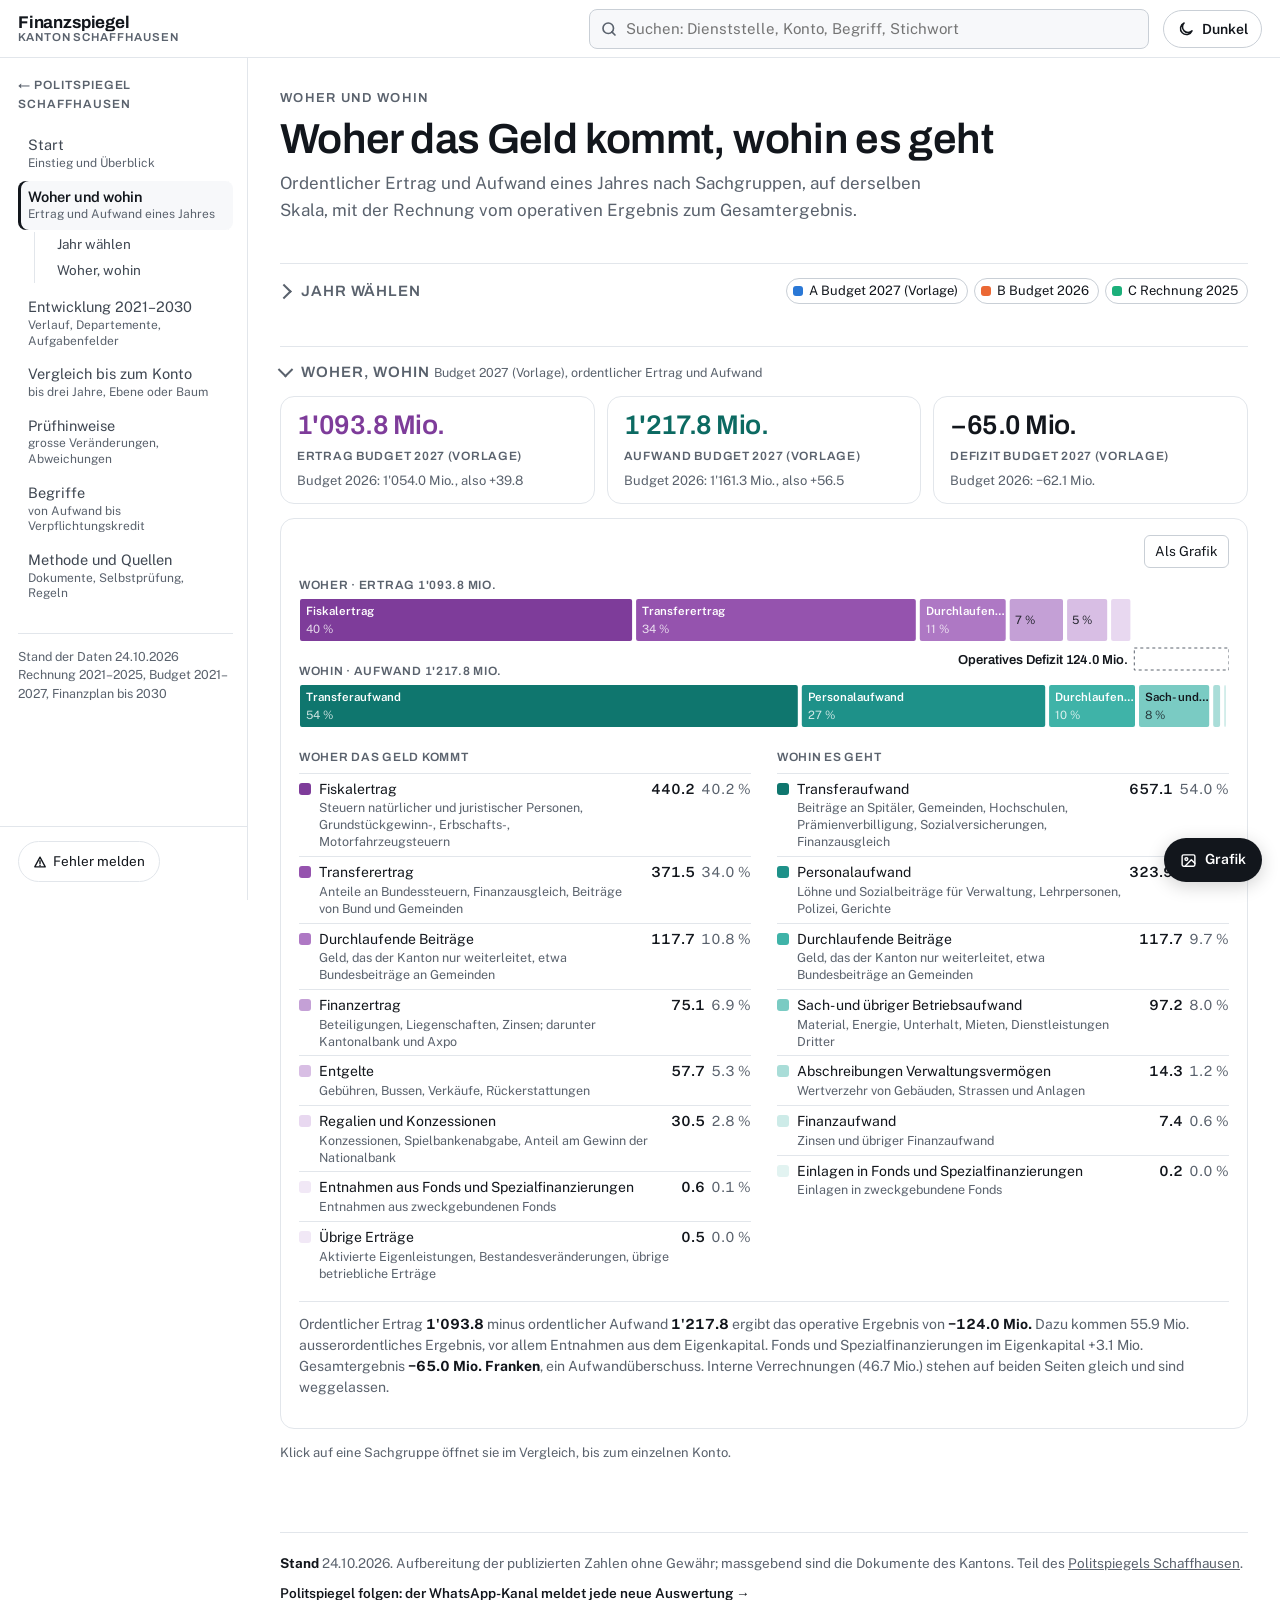
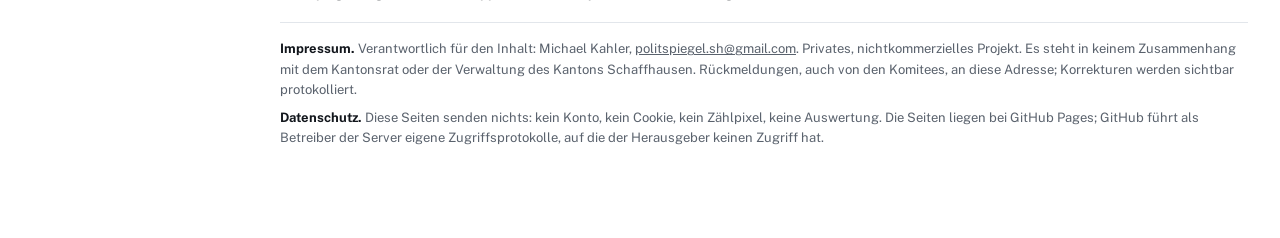
<file: site/ueberblick/index.html>
<!DOCTYPE html>
<html lang="de-CH">
<head>
<meta charset="utf-8">
<meta name="viewport" content="width=device-width, initial-scale=1">
<title>Finanzspiegel Schaffhausen: Woher und wohin</title>
<meta name="description" content="Woher das Geld des Kantons Schaffhausen kommt und wohin es geht: Ertrag und Aufwand nach Sachgruppen, Rechnung und Budget 2021 bis 2027.">
<link rel="canonical" href="https://michaeljkahler.github.io/finanzspiegel/ueberblick/">
<meta property="og:title" content="Finanzspiegel Schaffhausen: Woher und wohin">
<meta property="og:description" content="Woher das Geld des Kantons Schaffhausen kommt und wohin es geht: Ertrag und Aufwand nach Sachgruppen, Rechnung und Budget 2021 bis 2027.">
<meta property="og:url" content="https://michaeljkahler.github.io/finanzspiegel/ueberblick/">
<meta property="og:type" content="website">
<link rel="icon" href="../favicon.svg" type="image/svg+xml">
<link rel="icon" href="../favicon.png" sizes="32x32" type="image/png">
<link rel="apple-touch-icon" href="../apple-touch-icon.png">
<meta name="theme-color" content="#0B0F14">
<script>try{var t=localStorage.getItem("fs-thema");if(t==="light"||t==="dark")document.documentElement.setAttribute("data-theme",t);}catch(e){}</script>
<link rel="preconnect" href="https://fonts.googleapis.com">
<link rel="preconnect" href="https://fonts.gstatic.com" crossorigin>
<link href="https://fonts.googleapis.com/css2?family=Archivo:wght@500;600;700&family=Public+Sans:wght@400;500;600;700&display=swap" rel="stylesheet">
<link rel="stylesheet" href="../assets/finanzspiegel.css?v=4d39d88fe9">
</head>
<body data-seite="ueberblick" data-basis="../" data-daten="kern" data-version="4d39d88fe9">
<a class="skip" href="#inhalt">Zum Inhalt</a>

<header class="leiste">
  <button type="button" class="menuknopf" id="menuKnopf" aria-controls="seitenleiste" aria-expanded="false"><svg viewBox="0 0 24 24" fill="none" stroke="currentColor" stroke-width="2" stroke-linecap="round" aria-hidden="true"><path d="M4 7h16M4 12h16M4 17h16"/></svg><span>Seiten</span></button>
  <a class="marke-link" href="../"><b>Finanzspiegel</b><span>Kanton Schaffhausen</span></a>
  <div class="suche" role="search"><label class="nur-sr" for="sucheGlobal">Suche im Finanzspiegel</label><svg class="lupe" viewBox="0 0 24 24" fill="none" stroke="currentColor" stroke-width="2.2" stroke-linecap="round" aria-hidden="true"><circle cx="11" cy="11" r="7"/><path d="M20 20l-4.2-4.2"/></svg>
    <input id="sucheGlobal" type="search" autocomplete="off" spellcheck="false" placeholder="Suchen: Dienststelle, Konto, Begriff, Stichwort" aria-controls="sucheGlobalListe" aria-autocomplete="list">
    <ul id="sucheGlobalListe" class="global" role="listbox" hidden></ul>
  </div>
  <button type="button" class="thema-knopf" id="themaKnopf" title="Hell oder dunkel"><svg class="sonne" viewBox="0 0 24 24" fill="none" stroke="currentColor" stroke-width="2" stroke-linecap="round" aria-hidden="true"><circle cx="12" cy="12" r="4.5"/><path d="M12 2v2.5M12 19.5V22M2 12h2.5M19.5 12H22M4.9 4.9l1.8 1.8M17.3 17.3l1.8 1.8M4.9 19.1l1.8-1.8M17.3 6.7l1.8-1.8"/></svg><svg class="mond" viewBox="0 0 24 24" fill="none" stroke="currentColor" stroke-width="2" stroke-linecap="round" stroke-linejoin="round" aria-hidden="true"><path d="M20 14.5A8 8 0 1 1 9.5 4a6.5 6.5 0 0 0 10.5 10.5z"/></svg><span>Hell</span></button>
</header>
<div class="schleier" id="schleier"></div>
<div class="rahmen">
<nav class="seitenleiste" id="seitenleiste" aria-label="Seiten des Finanzspiegels">
  <a class="zurueck" href="https://michaeljkahler.github.io/politspiegel/">&larr; Politspiegel Schaffhausen</a>
  <ol class="seitenliste"><li><a href="../">Start<small>Einstieg und Überblick</small></a></li><li><a href="../ueberblick/" data-mit-auswahl data-ziel="../ueberblick/" aria-current="page">Woher und wohin<small>Ertrag und Aufwand eines Jahres</small></a><ol><li><a href="#jahre">Jahr wählen</a></li><li><a href="#woher">Woher, wohin</a></li></ol></li><li><a href="../entwicklung/" data-mit-auswahl data-ziel="../entwicklung/">Entwicklung 2021–2030<small>Verlauf, Departemente, Aufgabenfelder</small></a></li><li><a href="../vergleich/" data-mit-auswahl data-ziel="../vergleich/">Vergleich bis zum Konto<small>bis drei Jahre, Ebene oder Baum</small></a></li><li><a href="../pruefhinweise/">Prüfhinweise<small>grosse Veränderungen, Abweichungen</small></a></li><li><a href="../begriffe/">Begriffe<small>von Aufwand bis Verpflichtungskredit</small></a></li><li><a href="../methode/">Methode und Quellen<small>Dokumente, Selbstprüfung, Regeln</small></a></li></ol>
  <div class="leiste-fuss">Stand der Daten <span id="standLeiste">24.10.2026</span><br>Rechnung 2021–2025, Budget 2021–2027, Finanzplan bis 2030</div>
  <div class="leiste-melden"><button type="button" class="melden-inline" data-melden title="Einen Fehler auf dieser Seite melden"><svg viewBox="0 0 16 16" width="14" height="14" aria-hidden="true"><path d="M8 2.5l6 11H2z" stroke="currentColor" stroke-width="1.5" fill="none" stroke-linejoin="round"/><path d="M8 6.5v3.2M8 11.6v.6" stroke="currentColor" stroke-width="1.6" stroke-linecap="round"/></svg><span>Fehler melden</span></button></div>
</nav>
<main class="haupt" id="inhalt">
<p class="hinweis" id="ladefehler" hidden></p>
<div class="seitentitel"><div class="marke">Woher und wohin</div><h1>Woher das Geld kommt, wohin es geht</h1><p class="lead">Ordentlicher Ertrag und Aufwand eines Jahres nach Sachgruppen, auf derselben Skala, mit der Rechnung vom operativen Ergebnis zum Gesamtergebnis.</p></div><details class="abschnitt" id="jahre"><summary><h2>Jahr wählen</h2><span class=zus><span class="wahlzus" id="wahlZus"></span></span></summary><div class="inhalt"><div class="karte">
  <div class="wahl-kopf">
    <div class="auswahl" id="auswahl" aria-live="polite"></div>
    <div class="schnell" id="schnell"><b>Schnellwahl</b>
      <button type="button" data-sel="b27,b26,r25">Budget 2027 und 2026, Rechnung 2025</button>
      <button type="button" data-sel="r25,r24,r23">Rechnung 2025, 2024, 2023</button>
      <button type="button" data-sel="b25,r25">Budget und Rechnung 2025</button>
      <button type="button" data-sel="r25,r21">Rechnung 2025 und 2021</button>
      <button type="button" data-sel="b27,p28,p30">Budget 2027, Finanzplan 2028 und 2030</button>
    </div>
  </div>
  <div class="raster"><table id="raster"></table></div>
  <p class="raster-legende">Gezeigt wird A; B dient dem Vergleich in den Kacheln. Zahl im Feld: Gesamtergebnis in Millionen Franken. Klick wählt ein Jahr oder nimmt es heraus.</p>
  <div class="hinweis" id="planhinweis" hidden></div>
</div></div></details><details class="abschnitt" id="woher" open><summary><h2>Woher, wohin <small id="wwTitel"></small></h2></summary><div class="inhalt"><p class="leise" data-laden>Daten werden geladen …</p><div class="kacheln" id="kacheln"></div><div class="karte ww"><div class="werkzeug" style="justify-content:flex-end"><button type="button" class="knopf" data-grafik="ueberblick">Als Grafik</button></div><div id="ww"></div><div class="legenden" id="legenden"></div><p class="ergebnis" id="ergebnis"></p></div><p class="unter klein">Klick auf eine Sachgruppe öffnet sie im Vergleich, bis zum einzelnen Konto.</p></div></details>
<footer class="fuss">
<p><b>Stand</b> 24.10.2026. Aufbereitung der publizierten Zahlen ohne Gewähr; massgebend sind die Dokumente des Kantons. Teil des <a href="https://michaeljkahler.github.io/politspiegel/">Politspiegels Schaffhausen</a>.</p>
<p class="fuss-kanal"><a href="https://whatsapp.com/channel/0029VbDT16R0LKZChkAwY01o" target="_blank" rel="noopener">Politspiegel folgen: der WhatsApp-Kanal meldet jede neue Auswertung &rarr;</a></p>
<div class="impressum" id="impressum"><p><b>Impressum.</b> Verantwortlich für den Inhalt: Michael Kahler, <span class="imp-mail" data-u="politspiegel.sh" data-d="gmail.com">politspiegel.sh (at) gmail.com</span>. Privates, nichtkommerzielles Projekt. Es steht in keinem Zusammenhang mit dem Kantonsrat oder der Verwaltung des Kantons Schaffhausen. Rückmeldungen, auch von den Komitees, an diese Adresse; Korrekturen werden sichtbar protokolliert.</p><p><b>Datenschutz.</b> Diese Seiten senden nichts: kein Konto, kein Cookie, kein Zählpixel, keine Auswertung. Die Seiten liegen bei GitHub Pages; GitHub führt als Betreiber der Server eigene Zugriffsprotokolle, auf die der Herausgeber keinen Zugriff hat.</p></div><script>document.querySelectorAll(".imp-mail").forEach(function(s){var a=s.dataset.u+"@"+s.dataset.d;s.innerHTML='<a href="mailto:'+a+'">'+a+"</a>";});</script>
</footer>
</main>
</div>
<div class="tip" id="tip" role="tooltip"></div>
<div class="pop" id="pop"></div>

<button type="button" class="grafikknopf" id="grafikAuf" title="Grafik für Social Media, Präsentation oder Bericht erzeugen" aria-label="Grafik erzeugen" aria-haspopup="dialog">
<svg viewBox="0 0 24 24" fill="none" stroke="currentColor" stroke-width="2" stroke-linecap="round" stroke-linejoin="round" aria-hidden="true"><rect x="3" y="4" width="18" height="16" rx="2"/><circle cx="9" cy="10" r="2"/><path d="M21 16l-5-5-8 8"/></svg><span>Grafik</span></button>
<div class="grafiklage" id="grafikLage">
  <div class="grafikbox" role="dialog" aria-modal="true" aria-labelledby="grafikKopfTitel">
    <div class="grafikkopf"><h2 id="grafikKopfTitel">Grafik für Social Media, Präsentation oder Bericht</h2>
      <button type="button" class="grafikzu" id="grafikZu" aria-label="Schliessen">&times;</button></div>
    <div class="grafikbody">
      <div class="grafikwahl">
        <label class="feld" for="grafikMotiv">Motiv</label>
        <select id="grafikMotiv"></select>
        <div id="grafikEbeneZeile"><label class="feld" for="grafikEbene">Ebene</label><select id="grafikEbene"></select>
          <p class="grafikhinweis" id="grafikEbeneStand" hidden></p><p class="grafikhinweis" id="grafikEbeneHinweis" hidden></p></div>
        <div id="grafikTiefeZeile" hidden><label class="feld" for="grafikTiefe">Unterteilung</label><select id="grafikTiefe"><option value="naechste">nächste Ebene</option><option value="konten">alle Konten darunter</option></select></div>
        <div id="grafikSlotZeile" hidden><label class="feld" for="grafikSlot">Jahr</label><select id="grafikSlot"></select></div>
        <div id="grafikSkalaZeile" hidden><label class="feld" for="grafikSkala">Ringe</label><select id="grafikSkala"><option value="anteil">Anteile, jeder Ring 100 %</option><option value="betrag">Beträge, gemeinsame Skala</option></select></div>
        <label class="feld" for="grafikFormat">Format</label>
        <select id="grafikFormat"></select>
        <span class="feld" id="grafikHgName">Hintergrund</span>
        <div class="radio" role="radiogroup" aria-labelledby="grafikHgName"><label><input type="radio" name="grafikHg" value="weiss" checked> weiss</label><label><input type="radio" name="grafikHg" value="transparent"> transparent</label></div>
        <label class="feld" for="grafikTitel">Titel</label>
        <input type="text" id="grafikTitel" maxlength="140" autocomplete="off">
        <p class="grafiknote" id="grafikNote"></p>
        <div class="grafikknoepfe">
          <button type="button" class="btn" id="grafikLaden">Als PNG herunterladen</button>
          <button type="button" class="btn zweit" id="grafikKopie">In die Zwischenablage kopieren</button>
        </div>
        <p class="grafikmeldung" id="grafikMeldung" role="status" aria-live="polite"></p>
      </div>
      <div class="grafikvorschau" id="grafikVorschau"><canvas id="grafikCanvas" width="1080" height="1350" role="img" aria-label="Vorschau der Grafik"></canvas><p id="grafikMass"></p></div>
    </div>
  </div>
</div>

<button type="button" class="melden-knopf" data-melden title="Einen Fehler auf dieser Seite melden"><svg viewBox="0 0 16 16" width="14" height="14" aria-hidden="true"><path d="M8 2.5l6 11H2z" stroke="currentColor" stroke-width="1.5" fill="none" stroke-linejoin="round"/><path d="M8 6.5v3.2M8 11.6v.6" stroke="currentColor" stroke-width="1.6" stroke-linecap="round"/></svg><span>Fehler melden</span></button>
<div class="melden-schleier" id="meldenSchleier" hidden></div>
<dialog class="melden" id="meldenDialog" aria-labelledby="meldenTitel">
  <form id="meldenForm" method="dialog" novalidate>
    <h2 id="meldenTitel">Fehler melden</h2>
    <p class="melden-hinweis">Die Meldung geht als Mail an den Herausgeber. Korrekturen werden sichtbar protokolliert.</p>
    <input type="hidden" name="access_key" value="4a7966d4-e592-41a0-a21e-e915889056a1">
    <input type="hidden" name="subject" id="meldenBetreff" value="Politspiegel: Fehlermeldung · Finanzspiegel: Woher und wohin">
    <input type="hidden" name="from_name" value="Politspiegel Schaffhausen">
    <input type="hidden" name="seite" id="meldenSeite" value="">
    <input type="checkbox" name="botcheck" class="melden-falle" tabindex="-1" autocomplete="off" aria-hidden="true">
    <label>Art des Fehlers<select name="art" id="meldenArt" required><option value="">Bitte wählen</option><option value="Eine Zahl stimmt nicht (Stimmen, Prozent, Kilometer, Anwohner)">Eine Zahl stimmt nicht (Stimmen, Prozent, Kilometer, Anwohner)</option><option value="Ein Name, eine Fraktion oder eine Partei ist falsch zugeordnet">Ein Name, eine Fraktion oder eine Partei ist falsch zugeordnet</option><option value="Ja und Nein sind vertauscht (Umkehrabstimmung)">Ja und Nein sind vertauscht (Umkehrabstimmung)</option><option value="Ein Verweis führt ins Leere oder zur falschen Stelle">Ein Verweis führt ins Leere oder zur falschen Stelle</option><option value="Eine Aussage ist nicht haltbar oder nicht belegt">Eine Aussage ist nicht haltbar oder nicht belegt</option><option value="Darstellung oder Bedienung (Handy, Karte, Bild)">Darstellung oder Bedienung (Handy, Karte, Bild)</option><option value="Etwas anderes">Etwas anderes</option></select></label>
    <label>Wo genau? Abschnitt, Abstimmung, Sitzung oder Name<input type="text" name="stelle" id="meldenStelle" maxlength="200" placeholder="Zum Beispiel: Sitzung 24.08.2026, Nr. 7, Fraktionstabelle"></label>
    <label>Was ist falsch, und was wäre richtig?<textarea name="meldung" id="meldenText" rows="4" required maxlength="3000" placeholder="Zum Beispiel: Im Ratsblock steht 35:20, im Abstimmungsmagazin 36:19."></textarea></label>
    <label>Mailadresse für Rückfragen, freiwillig<input type="email" name="email" id="meldenMail" autocomplete="email" placeholder="name@beispiel.ch"></label>
    <div class="h-captcha" data-captcha="true" data-sitekey="50b2fe65-b00b-4b9e-ad62-3ba471098be2"></div>
    <p class="melden-status" id="meldenStatus" aria-live="polite"></p>
    <div class="melden-zeile">
      <button type="button" class="melden-ab" id="meldenAb">Abbrechen</button>
      <button type="submit" class="melden-los" id="meldenLos">Meldung senden</button>
    </div>
    <p class="melden-klein">Übermittlung über Web3Forms (Formulardienst) und hCaptcha (Spam-Schutz). Beide erhalten dabei Ihre IP-Adresse; die Meldung selbst wird als Mail an den Herausgeber weitergeleitet und nicht anderweitig gespeichert.</p>
  </form>
</dialog>
<script src="https://web3forms.com/client/script.js" async defer></script>
<script>
(function(){
  var KEY=true, MAIL=["politspiegel.sh", "gmail.com"];
  var d=document.getElementById("meldenDialog"), f=document.getElementById("meldenForm");
  if(!d||!f) return;
  var st=document.getElementById("meldenStatus"), los=document.getElementById("meldenLos"), schleier=document.getElementById("meldenSchleier");
  // Nicht modal (kein showModal): ein modaler Dialog liegt in der obersten Ebene und
  // sperrt alles andere, auch das hCaptcha-Raetsel, das am body haengt. Darum ein
  // eigener Schleier, und das Raetsel bleibt bedienbar.
  function auf(){
    document.getElementById("meldenSeite").value=location.href;
    st.textContent=""; f.reset();
    schleier.hidden=false; d.show(); document.body.classList.add("melden-offen");
    document.getElementById("meldenArt").focus();
  }
  function zu(){ d.close(); schleier.hidden=true; document.body.classList.remove("melden-offen"); }
  document.addEventListener("click",function(ev){
    var a=ev.target.closest && ev.target.closest("[data-melden]"); if(!a) return;
    ev.preventDefault(); auf();
  });
  document.getElementById("meldenAb").addEventListener("click",zu);
  schleier.addEventListener("click",zu);
  document.addEventListener("keydown",function(ev){ if(ev.key==="Escape" && d.open) zu(); });
  d.addEventListener("cancel",function(ev){ ev.preventDefault(); zu(); });
  f.addEventListener("submit",function(ev){
    ev.preventDefault();
    var art=document.getElementById("meldenArt").value, text=document.getElementById("meldenText").value.trim();
    if(!art){ st.textContent="Bitte die Art des Fehlers wählen."; return; }
    if(text.length<10){ st.textContent="Bitte den Fehler in einem Satz beschreiben."; return; }
    if(!KEY){
      var body="Art: "+art+"\nStelle: "+document.getElementById("meldenStelle").value+"\nSeite: "+location.href+"\n\n"+text+
        (document.getElementById("meldenMail").value ? "\n\nRückfragen an: "+document.getElementById("meldenMail").value : "");
      location.href="mailto:"+MAIL[0]+"@"+MAIL[1]+"?subject="+encodeURIComponent(document.getElementById("meldenBetreff").value)+"&body="+encodeURIComponent(body);
      st.textContent="Das Mailprogramm öffnet sich mit der Meldung; dort abschicken."; return;
    }
    var cap=f.querySelector('[name="h-captcha-response"]');
    if(!cap||!cap.value){ st.textContent="Bitte zuerst das Captcha lösen."; return; }
    los.disabled=true; st.textContent="Wird gesendet …";
    var fd=new FormData(f);
    fetch("https://api.web3forms.com/submit",{method:"POST",body:fd,headers:{Accept:"application/json"}})
      .then(function(r){ return r.json(); })
      .then(function(j){
        if(j&&j.success){ st.textContent="Danke, die Meldung ist angekommen."; setTimeout(zu,1600); }
        else { st.textContent="Das hat nicht geklappt: "+((j&&j.message)||"unbekannter Fehler")+". Alternativ per Mail an die Adresse im Impressum."; }
      })
      .catch(function(){ st.textContent="Keine Verbindung zum Formulardienst. Alternativ per Mail an die Adresse im Impressum."; })
      .finally(function(){ los.disabled=false; if(window.hcaptcha){ try{ hcaptcha.reset(); }catch(_e){} } });
  });
})();
</script>
<script src="../assets/finanzspiegel.js?v=4d39d88fe9"></script>
</body>
</html>
</file>
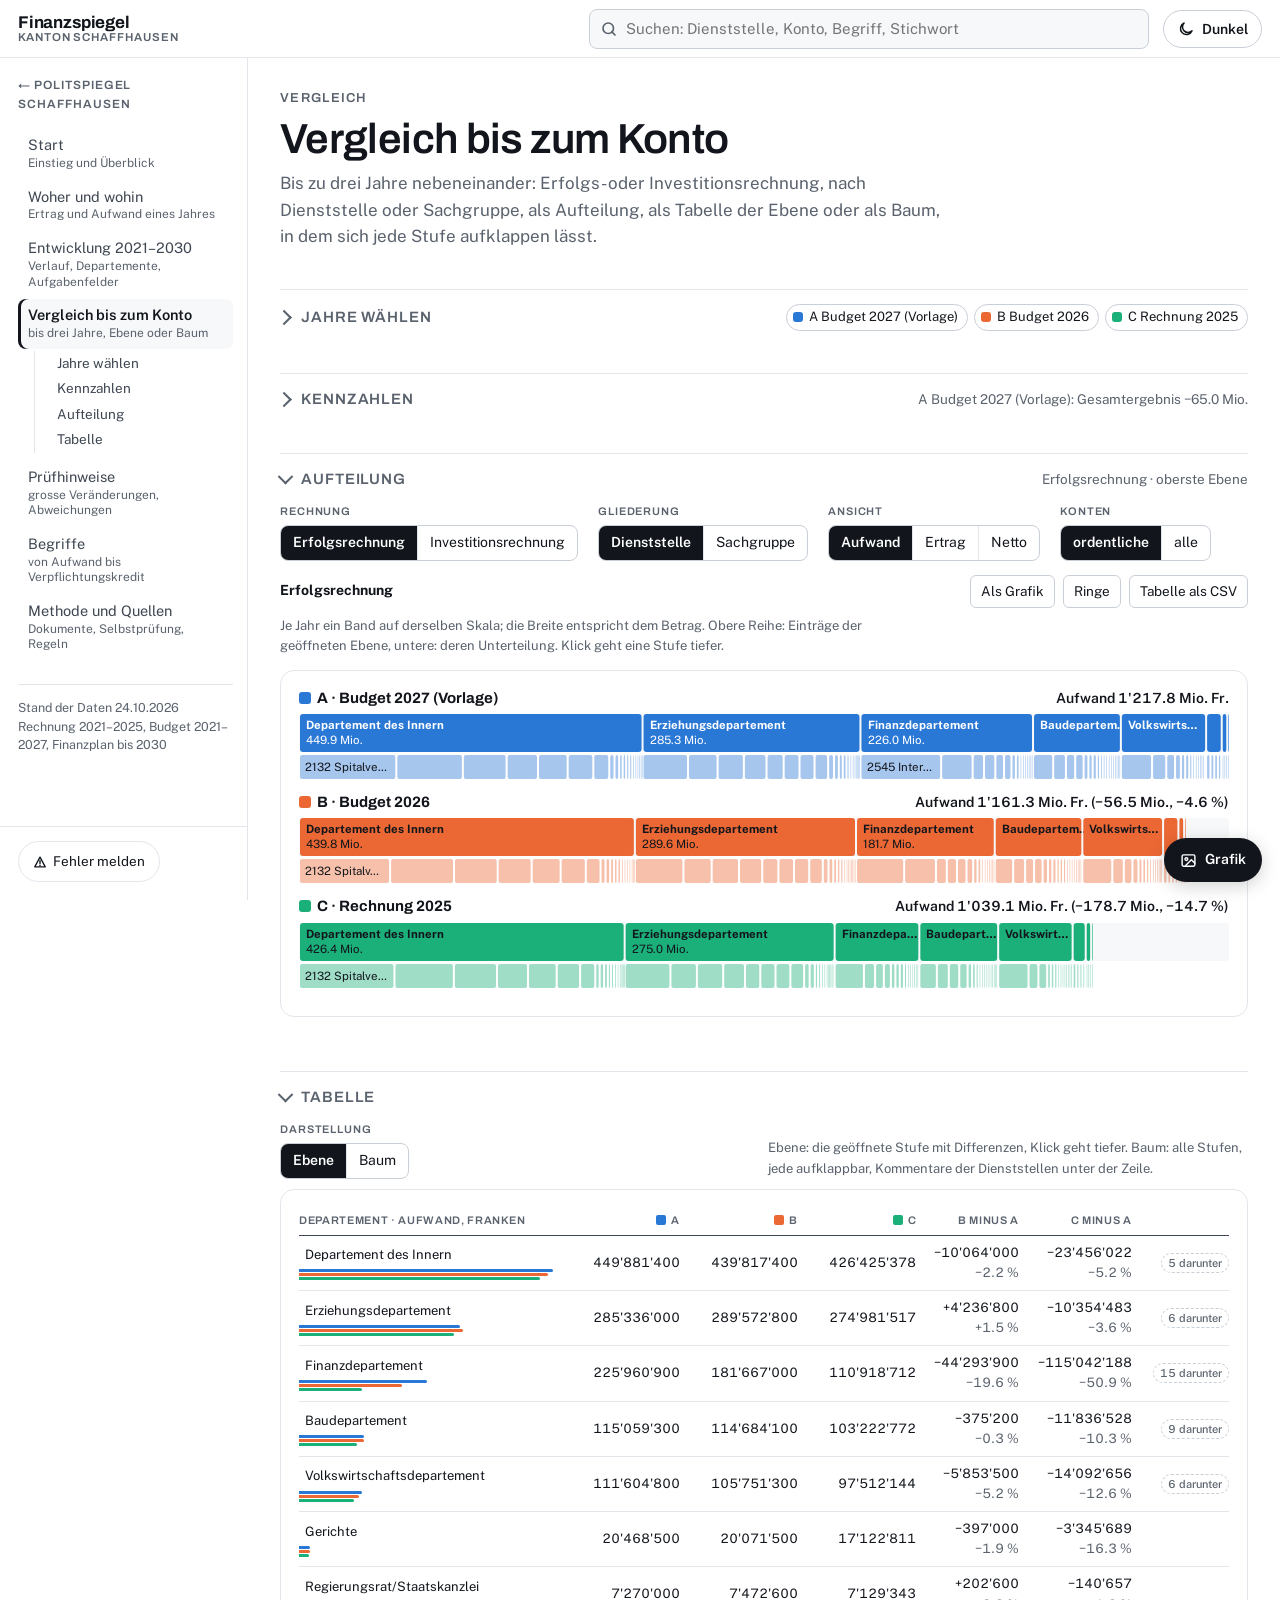
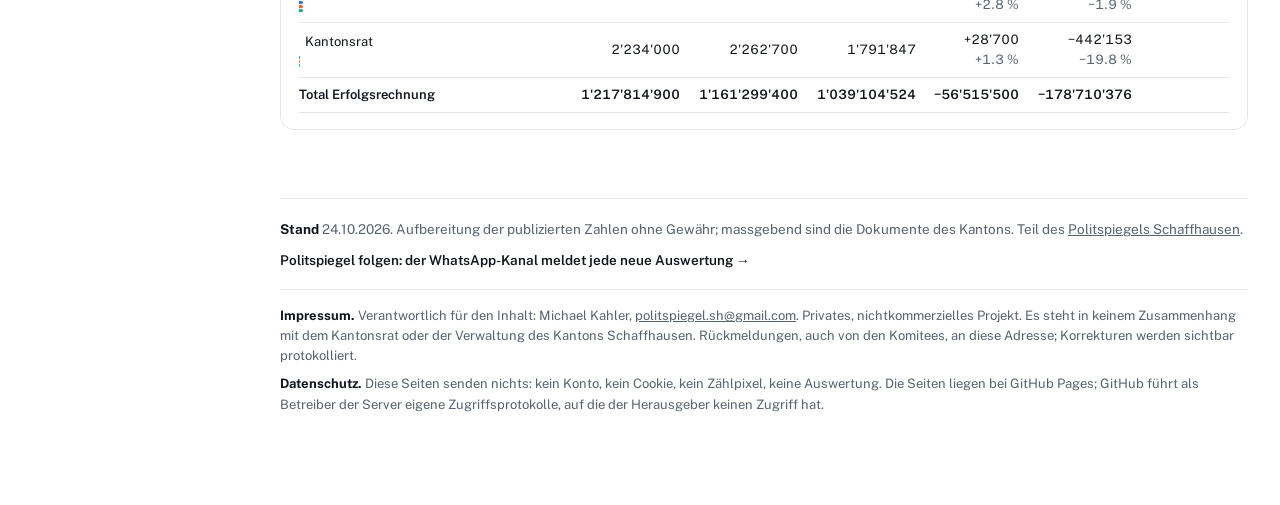
<file: site/vergleich/index.html>
<!DOCTYPE html>
<html lang="de-CH">
<head>
<meta charset="utf-8">
<meta name="viewport" content="width=device-width, initial-scale=1">
<title>Finanzspiegel Schaffhausen: Vergleich bis zum Konto</title>
<meta name="description" content="Budget und Staatsrechnung des Kantons Schaffhausen im Vergleich: bis zu drei Jahre, nach Dienststelle oder Sachgruppe, bis zum einzelnen Konto und Investitionsvorhaben, mit den Kommentaren der Dienststellen.">
<link rel="canonical" href="https://michaeljkahler.github.io/finanzspiegel/vergleich/">
<meta property="og:title" content="Finanzspiegel Schaffhausen: Vergleich bis zum Konto">
<meta property="og:description" content="Budget und Staatsrechnung des Kantons Schaffhausen im Vergleich: bis zu drei Jahre, nach Dienststelle oder Sachgruppe, bis zum einzelnen Konto und Investitionsvorhaben, mit den Kommentaren der Dienststellen.">
<meta property="og:url" content="https://michaeljkahler.github.io/finanzspiegel/vergleich/">
<meta property="og:type" content="website">
<link rel="icon" href="../favicon.svg" type="image/svg+xml">
<link rel="icon" href="../favicon.png" sizes="32x32" type="image/png">
<link rel="apple-touch-icon" href="../apple-touch-icon.png">
<meta name="theme-color" content="#0B0F14">
<script>try{var t=localStorage.getItem("fs-thema");if(t==="light"||t==="dark")document.documentElement.setAttribute("data-theme",t);}catch(e){}</script>
<link rel="preconnect" href="https://fonts.googleapis.com">
<link rel="preconnect" href="https://fonts.gstatic.com" crossorigin>
<link href="https://fonts.googleapis.com/css2?family=Archivo:wght@500;600;700&family=Public+Sans:wght@400;500;600;700&display=swap" rel="stylesheet">
<link rel="stylesheet" href="../assets/finanzspiegel.css?v=4d39d88fe9">
</head>
<body data-seite="vergleich" data-basis="../" data-daten="kern,er,ir,befunde" data-version="4d39d88fe9">
<a class="skip" href="#inhalt">Zum Inhalt</a>

<header class="leiste">
  <button type="button" class="menuknopf" id="menuKnopf" aria-controls="seitenleiste" aria-expanded="false"><svg viewBox="0 0 24 24" fill="none" stroke="currentColor" stroke-width="2" stroke-linecap="round" aria-hidden="true"><path d="M4 7h16M4 12h16M4 17h16"/></svg><span>Seiten</span></button>
  <a class="marke-link" href="../"><b>Finanzspiegel</b><span>Kanton Schaffhausen</span></a>
  <div class="suche" role="search"><label class="nur-sr" for="sucheGlobal">Suche im Finanzspiegel</label><svg class="lupe" viewBox="0 0 24 24" fill="none" stroke="currentColor" stroke-width="2.2" stroke-linecap="round" aria-hidden="true"><circle cx="11" cy="11" r="7"/><path d="M20 20l-4.2-4.2"/></svg>
    <input id="sucheGlobal" type="search" autocomplete="off" spellcheck="false" placeholder="Suchen: Dienststelle, Konto, Begriff, Stichwort" aria-controls="sucheGlobalListe" aria-autocomplete="list">
    <ul id="sucheGlobalListe" class="global" role="listbox" hidden></ul>
  </div>
  <button type="button" class="thema-knopf" id="themaKnopf" title="Hell oder dunkel"><svg class="sonne" viewBox="0 0 24 24" fill="none" stroke="currentColor" stroke-width="2" stroke-linecap="round" aria-hidden="true"><circle cx="12" cy="12" r="4.5"/><path d="M12 2v2.5M12 19.5V22M2 12h2.5M19.5 12H22M4.9 4.9l1.8 1.8M17.3 17.3l1.8 1.8M4.9 19.1l1.8-1.8M17.3 6.7l1.8-1.8"/></svg><svg class="mond" viewBox="0 0 24 24" fill="none" stroke="currentColor" stroke-width="2" stroke-linecap="round" stroke-linejoin="round" aria-hidden="true"><path d="M20 14.5A8 8 0 1 1 9.5 4a6.5 6.5 0 0 0 10.5 10.5z"/></svg><span>Hell</span></button>
</header>
<div class="schleier" id="schleier"></div>
<div class="rahmen">
<nav class="seitenleiste" id="seitenleiste" aria-label="Seiten des Finanzspiegels">
  <a class="zurueck" href="https://michaeljkahler.github.io/politspiegel/">&larr; Politspiegel Schaffhausen</a>
  <ol class="seitenliste"><li><a href="../">Start<small>Einstieg und Überblick</small></a></li><li><a href="../ueberblick/" data-mit-auswahl data-ziel="../ueberblick/">Woher und wohin<small>Ertrag und Aufwand eines Jahres</small></a></li><li><a href="../entwicklung/" data-mit-auswahl data-ziel="../entwicklung/">Entwicklung 2021–2030<small>Verlauf, Departemente, Aufgabenfelder</small></a></li><li><a href="../vergleich/" data-mit-auswahl data-ziel="../vergleich/" aria-current="page">Vergleich bis zum Konto<small>bis drei Jahre, Ebene oder Baum</small></a><ol><li><a href="#jahre">Jahre wählen</a></li><li><a href="#kennzahlen">Kennzahlen</a></li><li><a href="#aufteilung">Aufteilung</a></li><li><a href="#tabelle-teil">Tabelle</a></li></ol></li><li><a href="../pruefhinweise/">Prüfhinweise<small>grosse Veränderungen, Abweichungen</small></a></li><li><a href="../begriffe/">Begriffe<small>von Aufwand bis Verpflichtungskredit</small></a></li><li><a href="../methode/">Methode und Quellen<small>Dokumente, Selbstprüfung, Regeln</small></a></li></ol>
  <div class="leiste-fuss">Stand der Daten <span id="standLeiste">24.10.2026</span><br>Rechnung 2021–2025, Budget 2021–2027, Finanzplan bis 2030</div>
  <div class="leiste-melden"><button type="button" class="melden-inline" data-melden title="Einen Fehler auf dieser Seite melden"><svg viewBox="0 0 16 16" width="14" height="14" aria-hidden="true"><path d="M8 2.5l6 11H2z" stroke="currentColor" stroke-width="1.5" fill="none" stroke-linejoin="round"/><path d="M8 6.5v3.2M8 11.6v.6" stroke="currentColor" stroke-width="1.6" stroke-linecap="round"/></svg><span>Fehler melden</span></button></div>
</nav>
<main class="haupt" id="inhalt">
<p class="hinweis" id="ladefehler" hidden></p>
<div class="seitentitel"><div class="marke">Vergleich</div><h1>Vergleich bis zum Konto</h1><p class="lead">Bis zu drei Jahre nebeneinander: Erfolgs- oder Investitionsrechnung, nach Dienststelle oder Sachgruppe, als Aufteilung, als Tabelle der Ebene oder als Baum, in dem sich jede Stufe aufklappen lässt.</p></div><details class="abschnitt" id="jahre"><summary><h2>Jahre wählen</h2><span class=zus><span class="wahlzus" id="wahlZus"></span></span></summary><div class="inhalt"><div class="karte">
  <div class="wahl-kopf">
    <div class="auswahl" id="auswahl" aria-live="polite"></div>
    <div class="schnell" id="schnell"><b>Schnellwahl</b>
      <button type="button" data-sel="b27,b26,r25">Budget 2027 und 2026, Rechnung 2025</button>
      <button type="button" data-sel="r25,r24,r23">Rechnung 2025, 2024, 2023</button>
      <button type="button" data-sel="b25,r25">Budget und Rechnung 2025</button>
      <button type="button" data-sel="r25,r21">Rechnung 2025 und 2021</button>
      <button type="button" data-sel="b27,p28,p30">Budget 2027, Finanzplan 2028 und 2030</button>
    </div>
  </div>
  <div class="raster"><table id="raster"></table></div>
  <p class="raster-legende">Bis zu drei Jahre; A ist der Bezug für alle Differenzen. Zahl im Feld: Gesamtergebnis in Millionen Franken. Klick wählt ein Jahr oder nimmt es heraus.</p>
  <div class="hinweis" id="planhinweis" hidden></div>
</div></div></details><details class="abschnitt" id="kennzahlen"><summary><h2>Kennzahlen</h2><span class=zus><span id="kzZus"></span></span></summary><div class="inhalt"><div class="karte" style="overflow-x:auto"><table class="tab kz-tab" id="kz"></table></div></div></details><details class="abschnitt" id="aufteilung" open><summary><h2>Aufteilung</h2><span class=zus><span id="aufteilungZus"></span></span></summary><div class="inhalt"><p class="leise" data-laden>Daten werden geladen …</p><div class="steuer" id="drillSteuer">
  <div class="grp"><b>Rechnung</b><div class="chips"><button type="button" data-feld="rechnung" data-wert="er">Erfolgsrechnung</button><button type="button" data-feld="rechnung" data-wert="ir">Investitionsrechnung</button></div></div>
  <div class="grp"><b>Gliederung</b><div class="chips"><button type="button" data-feld="gl" data-wert="inst">Dienststelle</button><button type="button" data-feld="gl" data-wert="art">Sachgruppe</button></div></div>
  <div class="grp"><b>Ansicht</b><div class="chips"><button type="button" data-feld="ansicht" data-wert="A" id="ansA">Aufwand</button><button type="button" data-feld="ansicht" data-wert="E" id="ansE">Ertrag</button><button type="button" data-feld="ansicht" data-wert="N" id="ansN">Netto</button></div></div>
  <div class="grp"><b>Konten</b><div class="chips"><button type="button" data-feld="umfang" data-wert="ord">ordentliche</button><button type="button" data-feld="umfang" data-wert="alle">alle</button></div></div>
</div>
<div class="werkzeug"><nav class="krume" id="krume" aria-label="Ebenen" style="margin:0"></nav>
  <div class="knoepfe"><button type="button" class="knopf" data-grafik="kuchen">Als Grafik</button><button type="button" class="knopf" data-grafik="ringe">Ringe</button><button type="button" class="knopf" id="csvKnopf">Tabelle als CSV</button></div>
</div>
<p class="unter klein">Je Jahr ein Band auf derselben Skala; die Breite entspricht dem Betrag. Obere Reihe: Einträge der geöffneten Ebene, untere: deren Unterteilung. Klick geht eine Stufe tiefer.</p>
<div class="karte"><div class="icicles" id="icicles"></div></div></div></details><details class="abschnitt" id="tabelle-teil" open><summary><h2>Tabelle</h2></summary><div class="inhalt"><div class="tab-umschalter"><div class="grp"><b>Darstellung</b><div class="chips" id="tabArt"><button type="button" data-wert="ebene">Ebene</button><button type="button" data-wert="baum">Baum</button></div></div>
<p class="leise klein" style="margin:0;max-width:60ch">Ebene: die geöffnete Stufe mit Differenzen, Klick geht tiefer. Baum: alle Stufen, jede aufklappbar, Kommentare der Dienststellen unter der Zeile.</p></div>
<p class="unter klein" id="tabelleBreit" hidden>Die Tabelle ist breiter als das Fenster: seitlich scrollen oder das Fenster vergrössern.</p>
<div class="karte" id="tabelle" style="overflow-x:auto"></div></div></details>
<footer class="fuss">
<p><b>Stand</b> 24.10.2026. Aufbereitung der publizierten Zahlen ohne Gewähr; massgebend sind die Dokumente des Kantons. Teil des <a href="https://michaeljkahler.github.io/politspiegel/">Politspiegels Schaffhausen</a>.</p>
<p class="fuss-kanal"><a href="https://whatsapp.com/channel/0029VbDT16R0LKZChkAwY01o" target="_blank" rel="noopener">Politspiegel folgen: der WhatsApp-Kanal meldet jede neue Auswertung &rarr;</a></p>
<div class="impressum" id="impressum"><p><b>Impressum.</b> Verantwortlich für den Inhalt: Michael Kahler, <span class="imp-mail" data-u="politspiegel.sh" data-d="gmail.com">politspiegel.sh (at) gmail.com</span>. Privates, nichtkommerzielles Projekt. Es steht in keinem Zusammenhang mit dem Kantonsrat oder der Verwaltung des Kantons Schaffhausen. Rückmeldungen, auch von den Komitees, an diese Adresse; Korrekturen werden sichtbar protokolliert.</p><p><b>Datenschutz.</b> Diese Seiten senden nichts: kein Konto, kein Cookie, kein Zählpixel, keine Auswertung. Die Seiten liegen bei GitHub Pages; GitHub führt als Betreiber der Server eigene Zugriffsprotokolle, auf die der Herausgeber keinen Zugriff hat.</p></div><script>document.querySelectorAll(".imp-mail").forEach(function(s){var a=s.dataset.u+"@"+s.dataset.d;s.innerHTML='<a href="mailto:'+a+'">'+a+"</a>";});</script>
</footer>
</main>
</div>
<div class="tip" id="tip" role="tooltip"></div>
<div class="pop" id="pop"></div>

<button type="button" class="grafikknopf" id="grafikAuf" title="Grafik für Social Media, Präsentation oder Bericht erzeugen" aria-label="Grafik erzeugen" aria-haspopup="dialog">
<svg viewBox="0 0 24 24" fill="none" stroke="currentColor" stroke-width="2" stroke-linecap="round" stroke-linejoin="round" aria-hidden="true"><rect x="3" y="4" width="18" height="16" rx="2"/><circle cx="9" cy="10" r="2"/><path d="M21 16l-5-5-8 8"/></svg><span>Grafik</span></button>
<div class="grafiklage" id="grafikLage">
  <div class="grafikbox" role="dialog" aria-modal="true" aria-labelledby="grafikKopfTitel">
    <div class="grafikkopf"><h2 id="grafikKopfTitel">Grafik für Social Media, Präsentation oder Bericht</h2>
      <button type="button" class="grafikzu" id="grafikZu" aria-label="Schliessen">&times;</button></div>
    <div class="grafikbody">
      <div class="grafikwahl">
        <label class="feld" for="grafikMotiv">Motiv</label>
        <select id="grafikMotiv"></select>
        <div id="grafikEbeneZeile"><label class="feld" for="grafikEbene">Ebene</label><select id="grafikEbene"></select>
          <p class="grafikhinweis" id="grafikEbeneStand" hidden></p><p class="grafikhinweis" id="grafikEbeneHinweis" hidden></p></div>
        <div id="grafikTiefeZeile" hidden><label class="feld" for="grafikTiefe">Unterteilung</label><select id="grafikTiefe"><option value="naechste">nächste Ebene</option><option value="konten">alle Konten darunter</option></select></div>
        <div id="grafikSlotZeile" hidden><label class="feld" for="grafikSlot">Jahr</label><select id="grafikSlot"></select></div>
        <div id="grafikSkalaZeile" hidden><label class="feld" for="grafikSkala">Ringe</label><select id="grafikSkala"><option value="anteil">Anteile, jeder Ring 100 %</option><option value="betrag">Beträge, gemeinsame Skala</option></select></div>
        <label class="feld" for="grafikFormat">Format</label>
        <select id="grafikFormat"></select>
        <span class="feld" id="grafikHgName">Hintergrund</span>
        <div class="radio" role="radiogroup" aria-labelledby="grafikHgName"><label><input type="radio" name="grafikHg" value="weiss" checked> weiss</label><label><input type="radio" name="grafikHg" value="transparent"> transparent</label></div>
        <label class="feld" for="grafikTitel">Titel</label>
        <input type="text" id="grafikTitel" maxlength="140" autocomplete="off">
        <p class="grafiknote" id="grafikNote"></p>
        <div class="grafikknoepfe">
          <button type="button" class="btn" id="grafikLaden">Als PNG herunterladen</button>
          <button type="button" class="btn zweit" id="grafikKopie">In die Zwischenablage kopieren</button>
        </div>
        <p class="grafikmeldung" id="grafikMeldung" role="status" aria-live="polite"></p>
      </div>
      <div class="grafikvorschau" id="grafikVorschau"><canvas id="grafikCanvas" width="1080" height="1350" role="img" aria-label="Vorschau der Grafik"></canvas><p id="grafikMass"></p></div>
    </div>
  </div>
</div>

<button type="button" class="melden-knopf" data-melden title="Einen Fehler auf dieser Seite melden"><svg viewBox="0 0 16 16" width="14" height="14" aria-hidden="true"><path d="M8 2.5l6 11H2z" stroke="currentColor" stroke-width="1.5" fill="none" stroke-linejoin="round"/><path d="M8 6.5v3.2M8 11.6v.6" stroke="currentColor" stroke-width="1.6" stroke-linecap="round"/></svg><span>Fehler melden</span></button>
<div class="melden-schleier" id="meldenSchleier" hidden></div>
<dialog class="melden" id="meldenDialog" aria-labelledby="meldenTitel">
  <form id="meldenForm" method="dialog" novalidate>
    <h2 id="meldenTitel">Fehler melden</h2>
    <p class="melden-hinweis">Die Meldung geht als Mail an den Herausgeber. Korrekturen werden sichtbar protokolliert.</p>
    <input type="hidden" name="access_key" value="4a7966d4-e592-41a0-a21e-e915889056a1">
    <input type="hidden" name="subject" id="meldenBetreff" value="Politspiegel: Fehlermeldung · Finanzspiegel: Vergleich bis zum Konto">
    <input type="hidden" name="from_name" value="Politspiegel Schaffhausen">
    <input type="hidden" name="seite" id="meldenSeite" value="">
    <input type="checkbox" name="botcheck" class="melden-falle" tabindex="-1" autocomplete="off" aria-hidden="true">
    <label>Art des Fehlers<select name="art" id="meldenArt" required><option value="">Bitte wählen</option><option value="Eine Zahl stimmt nicht (Stimmen, Prozent, Kilometer, Anwohner)">Eine Zahl stimmt nicht (Stimmen, Prozent, Kilometer, Anwohner)</option><option value="Ein Name, eine Fraktion oder eine Partei ist falsch zugeordnet">Ein Name, eine Fraktion oder eine Partei ist falsch zugeordnet</option><option value="Ja und Nein sind vertauscht (Umkehrabstimmung)">Ja und Nein sind vertauscht (Umkehrabstimmung)</option><option value="Ein Verweis führt ins Leere oder zur falschen Stelle">Ein Verweis führt ins Leere oder zur falschen Stelle</option><option value="Eine Aussage ist nicht haltbar oder nicht belegt">Eine Aussage ist nicht haltbar oder nicht belegt</option><option value="Darstellung oder Bedienung (Handy, Karte, Bild)">Darstellung oder Bedienung (Handy, Karte, Bild)</option><option value="Etwas anderes">Etwas anderes</option></select></label>
    <label>Wo genau? Abschnitt, Abstimmung, Sitzung oder Name<input type="text" name="stelle" id="meldenStelle" maxlength="200" placeholder="Zum Beispiel: Sitzung 24.08.2026, Nr. 7, Fraktionstabelle"></label>
    <label>Was ist falsch, und was wäre richtig?<textarea name="meldung" id="meldenText" rows="4" required maxlength="3000" placeholder="Zum Beispiel: Im Ratsblock steht 35:20, im Abstimmungsmagazin 36:19."></textarea></label>
    <label>Mailadresse für Rückfragen, freiwillig<input type="email" name="email" id="meldenMail" autocomplete="email" placeholder="name@beispiel.ch"></label>
    <div class="h-captcha" data-captcha="true" data-sitekey="50b2fe65-b00b-4b9e-ad62-3ba471098be2"></div>
    <p class="melden-status" id="meldenStatus" aria-live="polite"></p>
    <div class="melden-zeile">
      <button type="button" class="melden-ab" id="meldenAb">Abbrechen</button>
      <button type="submit" class="melden-los" id="meldenLos">Meldung senden</button>
    </div>
    <p class="melden-klein">Übermittlung über Web3Forms (Formulardienst) und hCaptcha (Spam-Schutz). Beide erhalten dabei Ihre IP-Adresse; die Meldung selbst wird als Mail an den Herausgeber weitergeleitet und nicht anderweitig gespeichert.</p>
  </form>
</dialog>
<script src="https://web3forms.com/client/script.js" async defer></script>
<script>
(function(){
  var KEY=true, MAIL=["politspiegel.sh", "gmail.com"];
  var d=document.getElementById("meldenDialog"), f=document.getElementById("meldenForm");
  if(!d||!f) return;
  var st=document.getElementById("meldenStatus"), los=document.getElementById("meldenLos"), schleier=document.getElementById("meldenSchleier");
  // Nicht modal (kein showModal): ein modaler Dialog liegt in der obersten Ebene und
  // sperrt alles andere, auch das hCaptcha-Raetsel, das am body haengt. Darum ein
  // eigener Schleier, und das Raetsel bleibt bedienbar.
  function auf(){
    document.getElementById("meldenSeite").value=location.href;
    st.textContent=""; f.reset();
    schleier.hidden=false; d.show(); document.body.classList.add("melden-offen");
    document.getElementById("meldenArt").focus();
  }
  function zu(){ d.close(); schleier.hidden=true; document.body.classList.remove("melden-offen"); }
  document.addEventListener("click",function(ev){
    var a=ev.target.closest && ev.target.closest("[data-melden]"); if(!a) return;
    ev.preventDefault(); auf();
  });
  document.getElementById("meldenAb").addEventListener("click",zu);
  schleier.addEventListener("click",zu);
  document.addEventListener("keydown",function(ev){ if(ev.key==="Escape" && d.open) zu(); });
  d.addEventListener("cancel",function(ev){ ev.preventDefault(); zu(); });
  f.addEventListener("submit",function(ev){
    ev.preventDefault();
    var art=document.getElementById("meldenArt").value, text=document.getElementById("meldenText").value.trim();
    if(!art){ st.textContent="Bitte die Art des Fehlers wählen."; return; }
    if(text.length<10){ st.textContent="Bitte den Fehler in einem Satz beschreiben."; return; }
    if(!KEY){
      var body="Art: "+art+"\nStelle: "+document.getElementById("meldenStelle").value+"\nSeite: "+location.href+"\n\n"+text+
        (document.getElementById("meldenMail").value ? "\n\nRückfragen an: "+document.getElementById("meldenMail").value : "");
      location.href="mailto:"+MAIL[0]+"@"+MAIL[1]+"?subject="+encodeURIComponent(document.getElementById("meldenBetreff").value)+"&body="+encodeURIComponent(body);
      st.textContent="Das Mailprogramm öffnet sich mit der Meldung; dort abschicken."; return;
    }
    var cap=f.querySelector('[name="h-captcha-response"]');
    if(!cap||!cap.value){ st.textContent="Bitte zuerst das Captcha lösen."; return; }
    los.disabled=true; st.textContent="Wird gesendet …";
    var fd=new FormData(f);
    fetch("https://api.web3forms.com/submit",{method:"POST",body:fd,headers:{Accept:"application/json"}})
      .then(function(r){ return r.json(); })
      .then(function(j){
        if(j&&j.success){ st.textContent="Danke, die Meldung ist angekommen."; setTimeout(zu,1600); }
        else { st.textContent="Das hat nicht geklappt: "+((j&&j.message)||"unbekannter Fehler")+". Alternativ per Mail an die Adresse im Impressum."; }
      })
      .catch(function(){ st.textContent="Keine Verbindung zum Formulardienst. Alternativ per Mail an die Adresse im Impressum."; })
      .finally(function(){ los.disabled=false; if(window.hcaptcha){ try{ hcaptcha.reset(); }catch(_e){} } });
  });
})();
</script>
<script src="../assets/finanzspiegel.js?v=4d39d88fe9"></script>
</body>
</html>
</file>
<file: site/assets/finanzspiegel.css>
:root{
  color-scheme: light;
  --grund:#FFFFFF; --flaeche:#F7F8FA; --karte:#FFFFFF;
  --text:#12161C; --text-2:#3F4752; --text-leise:#5A626D; --linie:#E2E6EB; --linie-2:#C9CFD6; --hover:#F2F4F7; --markiert:#FFF4D6;
  --pro:#0F766E; --pro-text:#0C6A62; --contra:#8E44AD; --contra-text:#7E3C9A;
  --auf:#0F766E,#1E9189,#3FB3A8,#7ACBC3,#A9DDD8,#CDEBE8,#E2F3F1;
  --ert:#7E3C9A,#9553AE,#AE78C4,#C4A0D6,#D8BEE4,#E8D8F0,#F1E8F6;
  --s1:#2a78d6; --s2:#eb6834; --s3:#1baf7a;
  --s1-hell:#A6C6EE; --s2-hell:#F7C0AA; --s3-hell:#9FDDC7;
  --linie-r:#2C3440; --linie-b:#7B8494;
  --schatten:0 8px 30px rgba(17,24,32,.14);
}
@media (prefers-color-scheme:dark){
  :root:not([data-theme="light"]){
    color-scheme: dark;
    --grund:#12161C; --flaeche:#171C24; --karte:#1B212B;
    --text:#EEF1F5; --text-2:#C3CAD3; --text-leise:#9AA3AF; --linie:#2C3440; --linie-2:#3C4655; --hover:#1F2731; --markiert:#3B3317;
    --pro:#3FB3A8; --pro-text:#3FB3A8; --contra:#C08AD8; --contra-text:#C08AD8;
    --s1:#3987e5; --s2:#d95926; --s3:#199e70;
    --s1-hell:#2A5488; --s2-hell:#7A3D28; --s3-hell:#1A604E;
    --linie-r:#D5DBE3; --linie-b:#8E97A5;
    --schatten:0 8px 30px rgba(0,0,0,.5);
  }
}
:root[data-theme="dark"]{
  color-scheme: dark;
  --grund:#12161C; --flaeche:#171C24; --karte:#1B212B;
  --text:#EEF1F5; --text-2:#C3CAD3; --text-leise:#9AA3AF; --linie:#2C3440; --linie-2:#3C4655; --hover:#1F2731; --markiert:#3B3317;
  --pro:#3FB3A8; --pro-text:#3FB3A8; --contra:#C08AD8; --contra-text:#C08AD8;
  --s1:#3987e5; --s2:#d95926; --s3:#199e70;
  --s1-hell:#2A5488; --s2-hell:#7A3D28; --s3-hell:#1A604E;
  --linie-r:#D5DBE3; --linie-b:#8E97A5;
  --schatten:0 8px 30px rgba(0,0,0,.5);
}
*{box-sizing:border-box}
html{-webkit-text-size-adjust:100%}
body{margin:0;background:var(--grund);color:var(--text);
  font-family:"Public Sans","Helvetica Neue",Arial,sans-serif;font-size:16px;line-height:1.55}
h1,h2,h3{font-family:Archivo,"Helvetica Neue",Arial,sans-serif;font-weight:600}
a{color:inherit}
button{font:inherit;color:inherit}
.kopf{border-bottom:1px solid var(--linie);padding:28px 0 22px;margin-bottom:14px}
.zurueck{display:inline-flex;align-items:center;gap:6px;font-family:Archivo,sans-serif;font-size:13px;font-weight:600;
  letter-spacing:.08em;text-transform:uppercase;color:var(--text-leise);text-decoration:none;margin-bottom:14px}
.zurueck:hover{color:var(--text)}
.marke{font-size:13px;letter-spacing:.10em;text-transform:uppercase;color:var(--text-leise);font-family:Archivo,sans-serif;font-weight:600}
h1{font-size:clamp(28px,4.6vw,42px);line-height:1.1;margin:10px 0 10px;letter-spacing:-.015em;text-wrap:balance}
.lead{margin:0;font-size:17px;color:var(--text-leise);max-width:66ch}
.stand{font-size:13px;color:var(--text-leise);margin:0 0 8px}

h2{font-size:15px;letter-spacing:.06em;text-transform:uppercase;color:var(--text-leise);margin:34px 0 6px}
h2 small{text-transform:none;letter-spacing:0;font-weight:400;font-family:"Public Sans",sans-serif}
.unter{margin:0 0 14px;color:var(--text-leise);max-width:76ch;font-size:15px}
h3{font-size:16px;margin:24px 0 8px}
.karte{background:var(--karte);border:1px solid var(--linie);border-radius:14px;padding:16px 18px;margin-bottom:14px}
.leise{color:var(--text-leise)} .klein{font-size:13px}
.nur-sr{position:absolute;width:1px;height:1px;overflow:hidden;clip:rect(0 0 0 0);white-space:nowrap}

/* Auswahl */
.wahl-kopf{display:flex;flex-wrap:wrap;gap:10px 18px;align-items:flex-start;justify-content:space-between}
.auswahl{display:flex;flex-wrap:wrap;gap:8px;align-items:center;min-height:36px}
.chip{display:inline-flex;align-items:center;gap:7px;border:1px solid var(--linie-2);background:var(--karte);border-radius:999px;padding:4px 6px 4px 10px;font-size:14px;cursor:pointer}
.chip:hover{background:var(--hover)}
.chip i{display:inline-block;width:12px;height:12px;border-radius:3px}
.chip b{font-family:Archivo,sans-serif}
.chip .weg{appearance:none;border:0;background:none;cursor:pointer;color:var(--text-leise);font-size:17px;line-height:1;padding:0 4px}
.chip .weg:hover{color:var(--text)}
.chip.bezug{border-color:var(--text-2)}
.marke-vorlage{display:inline-block;border:1px solid var(--linie-2);border-radius:4px;padding:0 5px;font-size:11px;font-weight:600;letter-spacing:.04em;text-transform:uppercase;color:var(--text-leise);line-height:1.5;vertical-align:1px}
.schnell{display:flex;flex-wrap:wrap;gap:6px;align-items:center}
.schnell b{font-size:11px;letter-spacing:.08em;text-transform:uppercase;color:var(--text-leise);margin-right:4px;font-family:Archivo,sans-serif}
.schnell button{appearance:none;border:1px solid var(--linie);background:var(--flaeche);border-radius:6px;padding:4px 9px;font-size:13px;cursor:pointer}
.schnell button:hover{border-color:var(--linie-2);background:var(--hover)}
.raster{overflow-x:auto;margin-top:12px;-webkit-overflow-scrolling:touch}
.raster table{border-collapse:separate;border-spacing:4px;min-width:296px;width:100%;table-layout:fixed}
.raster col.kopfspalte{width:96px}
.raster th{font-size:12px;font-weight:600;color:var(--text-leise);text-align:center;padding:0 0 2px;font-family:Archivo,sans-serif}
.raster th.zeile{text-align:left;padding-right:6px;white-space:nowrap;font-size:13px;color:var(--text-2)}
.raster td{padding:0}
.zelle{appearance:none;width:100%;height:40px;border:1px solid var(--linie);background:var(--flaeche);border-radius:7px;cursor:pointer;position:relative;font-size:12.5px;color:var(--text-leise);padding:0;line-height:1.15}
.zelle:hover{border-color:var(--linie-2);background:var(--hover)}
.zelle:focus-visible{outline:2px solid var(--text);outline-offset:1px}
.zelle .erg{font-variant-numeric:tabular-nums;display:block}
.zelle .vl{display:block;font-size:10px;letter-spacing:.04em;text-transform:uppercase;opacity:.85}
.zelle[aria-pressed="true"]{border-color:transparent;font-weight:700}
.zelle .bst{display:none;font-family:Archivo,sans-serif;font-size:17px}
.zelle[aria-pressed="true"] .erg,.zelle[aria-pressed="true"] .vl{display:none}
.zelle[aria-pressed="true"] .bst{display:inline}
.hinweis{border-left:3px solid var(--linie-2);background:var(--flaeche);padding:10px 14px;border-radius:0 8px 8px 0;margin:12px 0 0;font-size:14.5px}
.raster-legende{font-size:12.5px;color:var(--text-leise);margin:8px 0 0}

/* Steuerelemente */
.steuer{display:flex;flex-wrap:wrap;gap:12px 20px;margin:0 0 14px;align-items:flex-end}
.grp{display:flex;flex-direction:column;gap:5px}
.grp > b{font-size:11px;text-transform:uppercase;letter-spacing:.08em;color:var(--text-leise);font-weight:600;font-family:Archivo,sans-serif}
.chips{display:inline-flex;flex-wrap:wrap;border:1px solid var(--linie-2);border-radius:8px;overflow:hidden;background:var(--karte)}
.chips button{appearance:none;border:0;background:transparent;color:var(--text);padding:6px 12px;font-size:14px;cursor:pointer;border-right:1px solid var(--linie)}
.chips button:last-child{border-right:0}
.chips button[aria-pressed="true"]{background:var(--text);color:var(--grund);font-weight:600}
.chips button:focus-visible{outline:2px solid var(--text);outline-offset:-2px}
.chips button[disabled]{opacity:.4;cursor:not-allowed}
select{font:inherit;font-size:14px;padding:6px 8px;border:1px solid var(--linie-2);border-radius:8px;background:var(--karte);color:var(--text);max-width:100%}

/* Woher, wohin */
.kacheln{display:grid;grid-template-columns:repeat(3,1fr);gap:12px;margin-bottom:14px}
.kachel{background:var(--karte);border:1px solid var(--linie);border-radius:14px;padding:14px 16px}
.kachel .z{font-family:Archivo,sans-serif;font-size:clamp(20px,3vw,27px);font-weight:600;letter-spacing:-.02em;line-height:1.1}
.kachel .l{font-size:12px;letter-spacing:.06em;text-transform:uppercase;color:var(--text-leise);margin-top:6px;font-family:Archivo,sans-serif;font-weight:600}
.kachel .s{font-size:13px;color:var(--text-leise);margin-top:6px;line-height:1.35}
.kachel.ert .z{color:var(--contra-text)} .kachel.auf .z{color:var(--pro-text)}
.ww svg{display:block;width:100%;height:auto}
.ww .beschr{font-family:Archivo,sans-serif;font-size:12px;font-weight:600;letter-spacing:.06em;text-transform:uppercase;fill:var(--text-leise)}
.ww .seg{stroke:var(--karte);stroke-width:2;cursor:pointer}
.ww .seg:hover{opacity:.85}
.ww .in{font-size:11.5px;font-weight:600;pointer-events:none}
.ww .diffz{font-family:Archivo,sans-serif;font-size:13px;font-weight:600;fill:var(--text)}
.legenden{display:grid;grid-template-columns:1fr 1fr;gap:6px 26px;margin-top:14px}
.legende h3{margin:0 0 6px;font-size:12px;letter-spacing:.06em;text-transform:uppercase;color:var(--text-leise)}
.legende ol{list-style:none;margin:0;padding:0}
.legende li{display:grid;grid-template-columns:12px 1fr auto;gap:8px;align-items:baseline;padding:5px 0;border-top:1px solid var(--linie);font-size:14px;cursor:pointer}
.legende li:hover{background:var(--hover)}
.legende li i{display:inline-block;width:12px;height:12px;border-radius:3px;transform:translateY(1px)}
.legende li small{display:block;color:var(--text-leise);font-size:12.5px;line-height:1.35}
.legende li b{font-weight:600;font-variant-numeric:tabular-nums;white-space:nowrap}
.legende li b em{font-style:normal;color:var(--text-leise);font-weight:400;margin-left:6px}
.ergebnis{margin-top:14px;padding-top:12px;border-top:1px solid var(--linie);font-size:14px;color:var(--text-leise);line-height:1.5}
.ergebnis b{color:var(--text);font-variant-numeric:tabular-nums}

/* Entwicklung */
.verlauf svg{display:block;width:100%;height:auto;overflow:visible}
.verlauf .achse text{font-size:11.5px;fill:var(--text-leise);font-variant-numeric:tabular-nums}
.verlauf .gitter line{stroke:var(--linie);stroke-width:1}
.verlauf .bruch line{stroke:var(--linie-2);stroke-width:1}
.verlauf .bruch text{font-size:11px;fill:var(--text-leise)}
.legende-zeile{display:flex;flex-wrap:wrap;gap:6px 18px;font-size:13px;color:var(--text-2);margin:8px 0 0}
.legende-zeile span{display:inline-flex;align-items:center;gap:6px}
.legende-zeile svg{width:26px;height:12px}
.tip{position:fixed;z-index:900;pointer-events:none;background:var(--karte);color:var(--text);border:1px solid var(--linie-2);border-radius:8px;box-shadow:var(--schatten);padding:8px 10px;font-size:13px;max-width:360px;display:none}
.tip .t{font-weight:700;margin-bottom:4px}
.tip .z{display:grid;grid-template-columns:14px 1fr auto;gap:4px 8px;align-items:center}
.tip .z i{display:inline-block;width:12px;height:2px;border-radius:1px}
.tip .z i.k{height:10px;border-radius:2px}
.tip .z b{font-variant-numeric:tabular-nums;text-align:right}
.tip .z span{color:var(--text-2)}
.tip .d{margin-top:4px;color:var(--text-2);font-size:12.5px}
.spark{display:block;width:120px;height:28px}
details.tabelle{margin-top:8px}
details.tabelle summary{cursor:pointer;font-size:13.5px;color:var(--text-2)}
details.tabelle .inner{overflow-x:auto}

/* Tabellen */
table.tab{width:100%;border-collapse:collapse;font-size:14px}
table.tab th{text-align:left;font-size:11px;text-transform:uppercase;letter-spacing:.06em;color:var(--text-leise);border-bottom:1px solid var(--text-2);padding:6px 8px 6px 0;font-weight:600;font-family:Archivo,sans-serif;white-space:nowrap;vertical-align:bottom}
table.tab td{border-bottom:1px solid var(--linie);padding:7px 8px 7px 0;vertical-align:middle}
table.tab th.r,table.tab td.r{text-align:right;padding-left:10px;padding-right:0;font-variant-numeric:tabular-nums;white-space:nowrap}
table.tab tr.klick{cursor:pointer}
table.tab tr.klick:hover td{background:var(--hover)}
table.tab tr.aktiv td{background:var(--hover)}
table.tab tr.markiert td{background:var(--markiert)}
table.tab tr.summe td{font-weight:600}
th .schl{display:inline-block;width:10px;height:10px;border-radius:2px;margin-right:5px;vertical-align:-1px}
.kz-tab td .dd{display:block;font-size:12px;color:var(--text-leise)}
.kz-tab td small{color:var(--text-leise)}
td .code{color:var(--text-leise);font-variant-numeric:tabular-nums;margin-right:6px;font-size:13px}

/* Vergleich */
.krume{display:flex;flex-wrap:wrap;align-items:center;gap:4px 6px;margin:4px 0 10px;font-size:14px}
.krume button{appearance:none;border:0;background:none;color:var(--text);cursor:pointer;padding:0;text-decoration:underline;text-underline-offset:2px}
.krume span.sep{color:var(--text-leise)}
.krume .jetzt{font-weight:700}
.icicles .ic{margin:0 0 12px}
.icicles .ic-kopf{display:flex;flex-wrap:wrap;justify-content:space-between;gap:2px 12px;align-items:baseline;margin:0 0 4px;font-size:14px}
.icicles .ic-kopf b{font-family:Archivo,sans-serif;font-size:15px}
.icicles .ic-kopf .wert{font-variant-numeric:tabular-nums;font-weight:600}
.icicles svg{display:block;width:100%;height:auto;overflow:visible}
.icicles rect.seg{cursor:pointer}
.icicles text{pointer-events:none;font-size:11.5px}
.icicles .leerband{fill:var(--flaeche)}
.icicles .keine{font-size:13px;color:var(--text-leise);padding:6px 0}
.balk{display:flex;flex-direction:column;gap:1px;margin-top:4px;max-width:320px}
.balk span{display:block;height:3px;border-radius:0 2px 2px 0}
.mk{appearance:none;border:1px solid var(--text-2);background:var(--karte);color:var(--text);border-radius:999px;font-size:11.5px;font-weight:700;padding:0 7px;line-height:18px;cursor:pointer;white-space:nowrap;margin-left:4px}
.mk.indirekt{border-style:dashed;color:var(--text-leise);font-weight:500;border-color:var(--linie-2)}
.mk.komm{border-color:var(--linie-2);font-weight:600;color:var(--text-2)}
.mk:hover{background:var(--hover)}
.werkzeug{display:flex;flex-wrap:wrap;justify-content:space-between;gap:8px;align-items:center;margin:0 0 8px}
.knopf{appearance:none;border:1px solid var(--linie-2);background:var(--karte);border-radius:6px;padding:5px 10px;font-size:13.5px;cursor:pointer}
.knopf:hover{background:var(--hover)}
.knoepfe{display:flex;flex-wrap:wrap;gap:8px}
.suche{position:relative;flex:1 1 260px;max-width:440px}
.suche input{width:100%;height:36px;padding:6px 12px;border:1px solid var(--linie-2);border-radius:8px;background:var(--karte);color:var(--text);font:inherit;font-size:14.5px}
.suche input:focus{outline:2px solid var(--text);outline-offset:-1px}
.suche ul{position:absolute;left:0;right:0;top:calc(100% + 4px);z-index:850;list-style:none;margin:0;padding:4px;background:var(--karte);border:1px solid var(--linie-2);border-radius:10px;box-shadow:var(--schatten);max-height:360px;overflow:auto}
.suche li{padding:7px 9px;border-radius:6px;cursor:pointer;font-size:14px;display:grid;grid-template-columns:1fr auto;gap:0 10px}
.suche li small{grid-column:1/-1;color:var(--text-leise);font-size:12px}
.suche li:hover,.suche li[aria-selected="true"]{background:var(--hover)}
.pop{position:absolute;z-index:880;background:var(--karte);border:1px solid var(--linie-2);border-radius:10px;box-shadow:var(--schatten);padding:10px 12px;max-width:440px;font-size:14px;display:none}
.pop .kopf-pop{font-family:Archivo,sans-serif;font-weight:600;margin-bottom:6px}
.pop ol{margin:4px 0 0;padding-left:20px}
.pop li{margin:0 0 6px}
.pop p{margin:0 0 8px}
.pop q{quotes:"«" "»"}
.pop button{appearance:none;border:0;background:none;color:var(--text);text-decoration:underline;cursor:pointer;padding:0;text-align:left;font-size:14px}

/* Prüfhinweise */
.bf-filter{display:flex;flex-wrap:wrap;gap:10px 16px;align-items:flex-end;margin:0 0 12px}
.bf-typen{display:flex;flex-wrap:wrap;gap:6px}
.bf-typen button{appearance:none;border:1px solid var(--linie-2);background:var(--karte);border-radius:999px;padding:4px 10px;font-size:13px;cursor:pointer}
.bf-typen button[aria-pressed="true"]{background:var(--text);color:var(--grund);border-color:var(--text)}
.bf-typen button em{font-style:normal;color:var(--text-leise);margin-left:4px}
.bf-typen button[aria-pressed="true"] em{color:inherit;opacity:.8}
.bf-liste{list-style:none;margin:0;padding:0}
.bf{border:1px solid var(--linie);border-radius:10px;background:var(--karte);margin:0 0 8px}
.bf > button.bf-kopf{appearance:none;width:100%;border:0;background:none;text-align:left;cursor:pointer;padding:11px 14px;display:grid;grid-template-columns:auto 1fr auto;gap:2px 12px;align-items:baseline}
.bf-kopf .nr{font-family:Archivo,sans-serif;color:var(--text-leise);font-variant-numeric:tabular-nums;min-width:2.2em}
.bf-kopf .titel{font-weight:600}
.bf-kopf .betr{font-variant-numeric:tabular-nums;color:var(--text-2);white-space:nowrap;font-size:14px}
.bf-kopf .meta{grid-column:2/-1;font-size:12.5px;color:var(--text-leise)}
.bf-kopf .typ{display:inline-block;border:1px solid var(--linie-2);border-radius:4px;padding:0 5px;margin-right:6px;font-size:11.5px;color:var(--text-2)}
.bf-body{padding:0 14px 12px 14px;display:none}
.bf.offen .bf-body{display:block}
.bf-body ol{margin:0 0 10px;padding-left:22px}
.bf-body li{margin:0 0 3px}
.bf-body .komm-titel{font-size:13px;color:var(--text-leise);margin:6px 0 4px}
.bf-body blockquote{margin:0 0 6px;padding:0 0 0 12px;border-left:2px solid var(--linie-2);font-size:14px;color:var(--text-2)}
.bf.markiert{outline:2px solid var(--text);outline-offset:1px}
.mehr{margin:10px 0 0}

/* Methode */
.methode ol{padding-left:22px}
.methode li{margin:0 0 6px}
.quellen td{font-size:13.5px}

/* Grafik: Knopf unten rechts, Dialog mit Vorschau */
.grafikknopf{position:fixed;right:18px;bottom:18px;z-index:800;display:inline-flex;align-items:center;gap:8px;appearance:none;background:var(--text);color:var(--grund);border:0;border-radius:999px;padding:11px 16px;font-weight:600;font-size:14px;cursor:pointer;box-shadow:0 4px 18px rgba(0,0,0,.18)}
.grafikknopf svg{width:17px;height:17px;flex:none}
.grafikknopf:focus-visible{outline:2px solid var(--text);outline-offset:3px}
.grafiklage{position:fixed;inset:0;z-index:950;background:rgba(10,14,20,.55);display:none;align-items:flex-start;justify-content:center;padding:30px 14px;overflow:auto}
.grafiklage.offen{display:flex}
.grafikbox{background:var(--karte);color:var(--text);border-radius:14px;max-width:1120px;width:100%;padding:18px 20px 22px;border:1px solid var(--linie);box-shadow:var(--schatten)}
.grafikkopf{display:flex;justify-content:space-between;align-items:center;margin-bottom:8px}
.grafikkopf h2{margin:0;font-size:19px;text-transform:none;letter-spacing:0;color:var(--text)}
.grafikzu{appearance:none;border:0;background:none;color:var(--text-leise);font-size:28px;cursor:pointer;line-height:1;padding:0 6px}
.grafikzu:hover{color:var(--text)}
.grafikbody{display:grid;grid-template-columns:280px 1fr;gap:20px;align-items:start}
.grafikwahl .feld{display:block;font-size:11px;letter-spacing:.08em;text-transform:uppercase;color:var(--text-leise);margin:12px 0 5px;font-family:Archivo,sans-serif;font-weight:600}
.grafikwahl .feld:first-child{margin-top:2px}
.grafikwahl select,.grafikwahl input[type="text"]{width:100%;padding:8px;border:1px solid var(--linie-2);border-radius:8px;background:var(--grund);color:var(--text);font:inherit;font-size:14px}
.grafikwahl input[type="text"]:focus{outline:2px solid var(--text);outline-offset:-1px}
.grafikwahl .radio{display:flex;flex-wrap:wrap;gap:6px 16px;font-size:14px}
.grafikwahl .radio label{display:inline-flex;gap:6px;align-items:center;cursor:pointer}
.grafiknote{font-size:13px;color:var(--text-2);margin:14px 0 0}
.grafikhinweis{font-size:12.5px;color:var(--text-leise);margin:6px 0 0}
.grafikknoepfe{display:flex;flex-direction:column;gap:8px;margin-top:14px}
.btn{appearance:none;border:1px solid transparent;background:var(--text);color:var(--grund);border-radius:8px;padding:10px 14px;font-weight:700;font-size:14.5px;cursor:pointer}
.btn.zweit{background:transparent;color:var(--text);border-color:var(--linie-2);font-weight:500}
.btn.zweit:hover{background:var(--hover)}
.btn:focus-visible{outline:2px solid var(--text);outline-offset:2px}
.grafikmeldung{font-size:13px;color:var(--text-2);min-height:1.5em;margin:8px 0 0}
.grafikvorschau{min-width:0}
.grafikvorschau canvas{display:block;width:auto;height:auto;max-width:100%;max-height:calc(100vh - 150px);margin:0 auto;border:1px solid var(--linie);border-radius:8px;background:#fff}
body.grafik-offen .grafikknopf{display:none}
.grafikvorschau.transparent canvas{background:repeating-conic-gradient(#E6E8EC 0 25%, #FFFFFF 0 50%) 0 0/22px 22px}
.grafikvorschau p{font-size:12.5px;color:var(--text-leise);margin:6px 0 0}

.fuss{margin-top:48px;padding-top:20px;border-top:1px solid var(--linie);font-size:13.5px;color:var(--text-leise);line-height:1.55}
.fuss b{color:var(--text)} .fuss p{margin:0 0 10px}
.fuss-kanal a{color:var(--text);font-weight:600;text-decoration:none}
.fuss-kanal a:hover{text-decoration:underline}
.melden-inline{display:inline-flex;align-items:center;gap:6px;margin-left:10px;appearance:none;border:1px solid var(--linie);
  background:var(--karte);color:var(--text);border-radius:999px;padding:4px 11px;font-size:13px;cursor:pointer}
.melden-inline svg{width:14px;height:14px}

@media (max-width:760px){
  .kacheln{grid-template-columns:1fr 1fr 1fr;gap:8px} .kachel{padding:11px 12px} .kachel .s{display:none}
  .legenden{grid-template-columns:1fr}
  .h-m{display:none}
  table.tab{font-size:13.5px}
  .bf > button.bf-kopf{grid-template-columns:auto 1fr}
  .bf-kopf .betr{grid-column:2}
  .grafikbody{grid-template-columns:1fr}
  .grafikvorschau{order:-1}
  .grafikknopf span{display:none}
  .grafikknopf{padding:13px}
  .grafiklage{padding:12px 8px}
  .grafikbox{padding:14px 14px 18px}
  .spark{width:80px}
}
@media (max-width:520px){ .h-s{display:none} .raster col.kopfspalte{width:62px} .raster table{border-spacing:2px} .raster th.zeile{font-size:11.5px;padding-right:2px} .zelle{font-size:10.5px;height:36px} .zelle .vl{display:none} .karte{padding:14px 14px} }
@media print{ .leiste,.seitenleiste,.schnell,.raster,.steuer,.werkzeug,.bf-filter,.grafikknopf,.grafiklage,[data-grafik]{display:none!important} .rahmen{display:block} .bf-body{display:block} details.abschnitt > .inhalt{display:block} }
@media (prefers-reduced-motion:reduce){*{scroll-behavior:auto!important;transition:none!important}}

/* ── Rahmen: Leiste oben, Seitenliste links, Inhalt ─────────────────── */
:root{--leiste-h:58px;--seite-b:248px}
.skip{position:absolute;left:-9999px;top:0;z-index:999;background:var(--text);color:var(--grund);padding:8px 12px;border-radius:0 0 8px 0}
.skip:focus{left:0}
.leiste{position:sticky;top:0;z-index:860;height:var(--leiste-h);display:flex;align-items:center;gap:14px;padding:0 18px;
  background:color-mix(in srgb, var(--grund) 92%, transparent);backdrop-filter:blur(10px);border-bottom:1px solid var(--linie)}
.leiste .marke-link{display:flex;flex-direction:column;line-height:1.05;text-decoration:none;color:var(--text);flex:none;min-width:0}
.leiste .marke-link b{font-family:Archivo,sans-serif;font-size:17px;font-weight:700;letter-spacing:-.01em}
.leiste .marke-link span{font-size:11.5px;letter-spacing:.08em;text-transform:uppercase;color:var(--text-leise);font-family:Archivo,sans-serif;font-weight:600}
.menuknopf{display:none;appearance:none;border:1px solid var(--linie-2);background:var(--karte);border-radius:8px;height:38px;padding:0 10px;cursor:pointer;align-items:center;gap:6px;font-size:14px;flex:none}
.menuknopf svg{width:18px;height:18px}
.leiste .suche{flex:1 1 auto;max-width:560px;margin-left:auto}
.leiste .suche input{height:40px;font-size:15px;padding-left:36px;background:var(--flaeche)}
.leiste .suche .lupe{position:absolute;left:11px;top:11px;width:18px;height:18px;color:var(--text-leise);pointer-events:none}
.suche ul.global{max-height:min(70vh,560px)}
.suche li.gruppe{display:block;cursor:default;padding:8px 9px 3px;font-size:11px;letter-spacing:.08em;text-transform:uppercase;color:var(--text-leise);font-family:Archivo,sans-serif;font-weight:600}
.suche li.gruppe:hover{background:none}
.suche li.leer{display:block;cursor:default;color:var(--text-leise)}
.suche li .typ{font-size:11.5px;color:var(--text-leise);white-space:nowrap}
.suche li mark{background:var(--markiert);color:inherit;border-radius:2px}
.suche li q{quotes:"«" "»";color:var(--text-2)}
.rahmen{display:grid;grid-template-columns:var(--seite-b) minmax(0,1fr);min-height:calc(100vh - var(--leiste-h))}
.seitenleiste{position:sticky;top:var(--leiste-h);align-self:start;height:calc(100vh - var(--leiste-h));overflow:auto;border-right:1px solid var(--linie);padding:18px 14px 0 18px;background:var(--grund);display:flex;flex-direction:column}
.seitenleiste .zurueck{margin:0 0 16px;font-size:12px}
.seitenliste{list-style:none;margin:0;padding:0;counter-reset:s}
.seitenliste > li{margin:0 0 2px}
.seitenliste a{display:block;text-decoration:none;color:var(--text-2);padding:7px 10px;border-radius:8px;font-size:14.5px;line-height:1.3}
.seitenliste a:hover{background:var(--hover);color:var(--text)}
.seitenliste a[aria-current="page"]{background:var(--flaeche);color:var(--text);font-weight:600;box-shadow:inset 3px 0 0 var(--text)}
.seitenliste a small{display:block;font-size:12px;color:var(--text-leise);font-weight:400;margin-top:1px}
.seitenliste ol{list-style:none;margin:2px 0 8px;padding:0 0 0 12px;border-left:1px solid var(--linie);margin-left:16px}
.seitenliste ol a{font-size:13.5px;padding:4px 10px}
.seitenleiste .leiste-fuss{margin-top:22px;padding-top:14px;border-top:1px solid var(--linie);font-size:12.5px;color:var(--text-leise);line-height:1.5}
.seitenleiste .leiste-fuss a{color:var(--text-2)}
.haupt{min-width:0;padding:0 32px 90px;max-width:1120px}
.schleier{display:none}
@media (max-width:980px){
  .rahmen{grid-template-columns:minmax(0,1fr)}
  .menuknopf{display:inline-flex}
  .seitenleiste{position:fixed;z-index:870;top:var(--leiste-h);left:0;bottom:0;height:auto;width:min(86vw,320px);transform:translateX(-102%);transition:transform .18s ease;box-shadow:var(--schatten)}
  body.menu-offen .seitenleiste{transform:none}
  body.menu-offen .schleier{display:block;position:fixed;inset:var(--leiste-h) 0 0 0;z-index:865;background:rgba(10,14,20,.35)}
  .haupt{padding:0 20px 80px}
}
@media (max-width:640px){
  .leiste{gap:8px;padding:0 10px}
  .leiste .marke-link span{display:none}
  .leiste .marke-link b{font-size:15px}
  .menuknopf span{display:none}
  .leiste .suche input{font-size:16px}
  .haupt{padding:0 16px 76px}
}

/* ── Aufklappbare Abschnitte ─────────────────────────────────────────── */
details.abschnitt{margin:34px 0 0;border-top:1px solid var(--linie)}
details.abschnitt > summary{list-style:none;cursor:pointer;display:flex;align-items:baseline;gap:10px;padding:14px 0 8px}
details.abschnitt > summary::-webkit-details-marker{display:none}
details.abschnitt > summary::before{content:"";flex:none;width:9px;height:9px;border-right:2px solid var(--text-leise);border-bottom:2px solid var(--text-leise);transform:rotate(-45deg) translate(-1px,-1px);transition:transform .15s ease;align-self:center}
details.abschnitt[open] > summary::before{transform:rotate(45deg) translate(-2px,-2px)}
details.abschnitt > summary h2{margin:0}
details.abschnitt > summary .zus{font-size:13.5px;color:var(--text-leise);margin-left:auto;text-align:right}
details.abschnitt > summary:hover h2{color:var(--text)}
details.abschnitt > summary:focus-visible{outline:2px solid var(--text);outline-offset:2px;border-radius:4px}
details.abschnitt > .inhalt{padding:4px 0 6px}
details.unter{border:1px solid var(--linie);border-radius:12px;background:var(--karte);margin:0 0 12px}
details.unter > summary{cursor:pointer;padding:11px 14px;font-weight:600;font-size:14.5px;list-style:none;display:flex;gap:10px;align-items:baseline}
details.unter > summary::-webkit-details-marker{display:none}
details.unter > summary::before{content:"+";font-family:Archivo,sans-serif;color:var(--text-leise);width:12px;flex:none}
details.unter[open] > summary::before{content:"−"}
details.unter > summary small{font-weight:400;color:var(--text-leise)}
details.unter > .inner{padding:0 14px 12px}
.seitentitel{padding:30px 0 6px}
.seitentitel .marke{margin-bottom:2px}
.seitentitel h1{margin:8px 0 8px}
.wahlzus{display:inline-flex;flex-wrap:wrap;gap:6px;align-items:center}
.wahlzus .pill{display:inline-flex;align-items:center;gap:6px;border:1px solid var(--linie-2);border-radius:999px;padding:2px 9px 2px 6px;font-size:13px;color:var(--text)}
.wahlzus .pill i{display:inline-block;width:10px;height:10px;border-radius:3px}

/* ── Start: Einstieg ─────────────────────────────────────────────────── */
.einstieg{background:var(--karte);border:1px solid var(--linie-2);border-radius:16px;padding:20px 22px;box-shadow:0 2px 14px rgba(17,24,32,.06)}
.einstieg .schritt-kopf{display:flex;justify-content:space-between;align-items:baseline;gap:12px;flex-wrap:wrap;margin-bottom:4px}
.einstieg .frage{font-family:Archivo,sans-serif;font-size:21px;font-weight:600;margin:0;letter-spacing:-.01em}
.einstieg .nummer{font-size:12.5px;color:var(--text-leise);font-family:Archivo,sans-serif;letter-spacing:.06em;text-transform:uppercase;font-weight:600}
.einstieg .hilfe{margin:4px 0 14px;color:var(--text-leise);font-size:14.5px}
.optionen{display:grid;grid-template-columns:repeat(auto-fill,minmax(210px,1fr));gap:8px}
.optionen.eng{grid-template-columns:repeat(auto-fill,minmax(150px,1fr))}
.option{appearance:none;text-align:left;border:1px solid var(--linie-2);background:var(--grund);border-radius:10px;padding:10px 12px;cursor:pointer;font-size:14.5px;line-height:1.3;color:var(--text)}
.option:hover{border-color:var(--text-2);background:var(--hover)}
.option:focus-visible{outline:2px solid var(--text);outline-offset:1px}
.option small{display:block;color:var(--text-leise);font-size:12.5px;margin-top:3px}
.option b{font-family:Archivo,sans-serif;font-weight:600}
.option[aria-pressed="true"]{border-color:var(--text);background:var(--text);color:var(--grund)}
.option[aria-pressed="true"] small{color:inherit;opacity:.8}
.option .code{color:var(--text-leise);margin-right:5px;font-variant-numeric:tabular-nums}
.option[aria-pressed="true"] .code{color:inherit;opacity:.75}
.optgruppe{margin:14px 0 6px;font-size:11px;letter-spacing:.08em;text-transform:uppercase;color:var(--text-leise);font-family:Archivo,sans-serif;font-weight:600}
.einstieg .knoepfe-unten{display:flex;flex-wrap:wrap;gap:8px;align-items:center;margin-top:16px}
.einstieg .weg{margin:0 0 12px;display:flex;flex-wrap:wrap;gap:4px 6px;align-items:center;font-size:13.5px;color:var(--text-leise)}
.einstieg .weg button{appearance:none;border:0;background:none;padding:0;color:var(--text-2);text-decoration:underline;text-underline-offset:2px;cursor:pointer;font-size:13.5px}
.einstieg .weg .sep{color:var(--linie-2)}
.kontrolle{border-left:3px solid var(--text);background:var(--flaeche);border-radius:0 10px 10px 0;padding:12px 16px;margin:4px 0 4px}
.kontrolle ol{margin:6px 0 0;padding-left:22px}
.kontrolle li{margin:0 0 4px}
.kontrolle li button{margin-left:8px}
.linkknopf{appearance:none;border:0;background:none;padding:0;color:var(--text-2);text-decoration:underline;text-underline-offset:2px;cursor:pointer;font-size:13.5px}
.eingabe{width:100%;max-width:520px;height:42px;padding:6px 12px;border:1px solid var(--linie-2);border-radius:10px;background:var(--grund);color:var(--text);font:inherit;font-size:16px}
.eingabe:focus{outline:2px solid var(--text);outline-offset:-1px}
.trefferliste{list-style:none;margin:10px 0 0;padding:0;max-width:720px}
.trefferliste li{border-top:1px solid var(--linie)}
.trefferliste li:last-child{border-bottom:1px solid var(--linie)}
.trefferliste a{display:grid;grid-template-columns:1fr auto;gap:0 12px;padding:9px 4px;text-decoration:none;color:var(--text)}
.trefferliste a:hover{background:var(--hover)}
.trefferliste a small{grid-column:1/-1;color:var(--text-leise);font-size:12.5px}
.kurzzahlen{display:grid;grid-template-columns:repeat(3,1fr);gap:12px}
.balkenjahre{display:block;width:100%;height:auto}
.balkenjahre text{font-size:11.5px;fill:var(--text-leise);font-variant-numeric:tabular-nums}
.balkenjahre .wert{fill:var(--text);font-weight:600}
.seitenkarten{display:grid;grid-template-columns:repeat(auto-fill,minmax(260px,1fr));gap:12px}
.seitenkarte{display:block;text-decoration:none;color:var(--text);background:var(--karte);border:1px solid var(--linie);border-radius:14px;padding:14px 16px}
.seitenkarte:hover{border-color:var(--linie-2);background:var(--hover)}
.seitenkarte b{display:block;font-family:Archivo,sans-serif;font-size:16px;margin-bottom:4px}
.seitenkarte span{font-size:14px;color:var(--text-leise);line-height:1.45}
@media (max-width:640px){ .kurzzahlen{grid-template-columns:1fr} .einstieg{padding:16px 14px} .einstieg .frage{font-size:19px} .optionen{grid-template-columns:1fr} .optionen.eng{grid-template-columns:1fr 1fr} }

/* ── Baum ────────────────────────────────────────────────────────────── */
.tab-umschalter{display:flex;flex-wrap:wrap;gap:10px 18px;align-items:flex-end;justify-content:space-between;margin:0 0 10px}
table.baum td.name{padding-left:calc(var(--t, 0) * 18px)}
table.baum .auf{appearance:none;border:1px solid var(--linie-2);background:var(--karte);width:20px;height:20px;border-radius:5px;margin-right:7px;cursor:pointer;font-size:13px;line-height:16px;padding:0;color:var(--text-2);vertical-align:1px;font-family:Archivo,sans-serif}
table.baum .auf:hover{background:var(--hover)}
table.baum .auf.leer{visibility:hidden}
table.baum tr.t0 td{font-weight:600}
table.baum tr.offen-z > td{background:color-mix(in srgb, var(--flaeche) 70%, transparent)}
table.baum tr.komm-zeile td{background:var(--flaeche);font-size:13.5px;color:var(--text-2)}
table.baum tr.komm-zeile q{quotes:"«" "»"}
table.baum tr.komm-zeile b{color:var(--text)}
table.baum .mehrzeile td{text-align:center}
.entw-dst td.name{padding-left:28px}

/* ── Begriffe ────────────────────────────────────────────────────────── */
.begriffe dl{margin:0}
.begriffe .eintrag{border-top:1px solid var(--linie);padding:12px 0;scroll-margin-top:calc(var(--leiste-h) + 12px)}
.begriffe .eintrag:target{background:var(--markiert);border-radius:8px;padding:12px 10px}
.begriffe dt{font-family:Archivo,sans-serif;font-weight:600;font-size:16.5px;margin:0 0 4px}
.begriffe dd{margin:0}
.begriffe dd p{margin:0 0 6px;max-width:76ch}
.begriffe dd .q{font-size:13px;color:var(--text-leise)}
.begriffe dd a{font-size:13.5px}
.abc{display:flex;flex-wrap:wrap;gap:6px;margin:0 0 6px}
.abc a{font-size:13px;border:1px solid var(--linie);border-radius:999px;padding:2px 10px;text-decoration:none;color:var(--text-2)}
.abc a:hover{background:var(--hover)}
section[id], details[id], h2[id], h3[id]{scroll-margin-top:calc(var(--leiste-h) + 12px)}
[hidden]{display:none!important}
#departemente td.name{white-space:nowrap}
.einstieg h2.frage{text-transform:none;letter-spacing:-.01em;color:var(--text);font-size:21px;margin:0}
@media (max-width:640px){ .einstieg h2.frage{font-size:19px} }

.suche li[role="option"]{display:block;padding:0}
.suche li > a{display:grid;grid-template-columns:1fr auto;gap:1px 10px;padding:7px 9px;border-radius:6px;text-decoration:none;color:var(--text)}
.suche li > a small{grid-column:1/-1;color:var(--text-leise);font-size:12px;line-height:1.35}
.suche .code,.trefferliste .code,.option .code{color:var(--text-leise);margin-right:6px;font-variant-numeric:tabular-nums}
table.baum td.name{min-width:240px}
.steuer .grp{min-width:0;max-width:100%}
#kzBereich{width:100%;max-width:440px;text-overflow:ellipsis}
@media (max-width:640px){ .leiste .suche ul.global{position:fixed;left:8px;right:8px;top:calc(var(--leiste-h) - 2px);max-height:calc(100vh - var(--leiste-h) - 16px)} }
/* Tabelle im Vergleich: die Kopfzeile der ersten Spalte darf umbrechen, sonst bestimmt sie die Mindestbreite der Tabelle */
table.tab th:first-child{white-space:normal}
@media (max-width:1280px){ table.tab{font-size:13px} table.tab th.r,table.tab td.r{padding-left:7px} table.baum td.name{min-width:200px} .mk{font-size:11px;padding:0 6px} }
#tabelleBreit{margin:0 0 8px}
/* Fehler melden unten links: am Desktop am Fuss der Seitenleiste (bleibt stehen, verdeckt nichts),
   auf schmalen Bildschirmen schwebend in der Ecke; unten rechts liegt der Knopf «Grafik» */
.seitenleiste > *{flex-shrink:0}
.seitenleiste .leiste-melden{position:sticky;bottom:0;margin:auto -14px 0 -18px;padding:14px 14px 18px 18px;background:var(--grund);border-top:1px solid var(--linie);z-index:2}
.seitenleiste .leiste-melden .melden-inline{margin-left:0;font-size:13.5px;padding:9px 14px}
body .melden-knopf{display:none}
@media (max-width:980px){
  .seitenleiste{padding-bottom:0}
  body .melden-knopf{display:inline-flex;left:14px;right:auto;bottom:16px;font-size:13.5px;padding:10px 14px}
}
/* Hell oder dunkel: Knopf in der Kopfzeile, Wahl je Leser gemerkt */
.thema-knopf{flex:none;display:inline-flex;align-items:center;gap:7px;height:38px;padding:0 13px;appearance:none;border:1px solid var(--linie-2);
  background:var(--karte);color:var(--text);border-radius:999px;font:600 14px/1 "Public Sans","Helvetica Neue",Arial,sans-serif;cursor:pointer}
.thema-knopf:hover{background:var(--hover)}
.thema-knopf svg{width:18px;height:18px}
.thema-knopf .mond{display:none}
.thema-knopf.zu-dunkel .mond{display:block}
.thema-knopf.zu-dunkel .sonne{display:none}
@media (max-width:640px){ .thema-knopf{padding:0 10px} .thema-knopf span{display:none} }
@media print{ .thema-knopf{display:none} }

.impressum{margin-top:18px;padding-top:16px;border-top:1px solid var(--linie);font-size:13px;color:var(--text-leise)}
.impressum p{margin:0 0 8px} .impressum p:last-child{margin:0}
.impressum b{color:var(--text)} .impressum a{color:inherit}

:root{--tp-eck:168px;--tp-mitte:62px}
.testphase{position:fixed;z-index:900;width:var(--tp-eck);height:var(--tp-eck);overflow:hidden;pointer-events:none}
.testphase span{position:absolute;display:block;width:300px;padding:5px 0;background:#C62828;color:#FFFFFF;
  font-family:Archivo,"Public Sans","Helvetica Neue",Arial,sans-serif;font-size:12.5px;font-weight:650;
  letter-spacing:.09em;text-transform:uppercase;text-align:center;box-shadow:0 1px 10px rgba(17,24,32,.28);
  transform-origin:center}
.tp-unten-links{bottom:0;left:0}
.tp-unten-links span{left:0;bottom:0;transform:translate(calc(-50% + var(--tp-mitte)),calc(50% - var(--tp-mitte))) rotate(45deg)}
.tp-oben-rechts{top:0;right:0}
.tp-oben-rechts span{right:0;top:0;transform:translate(calc(50% - var(--tp-mitte)),calc(-50% + var(--tp-mitte))) rotate(45deg)}
@media (prefers-color-scheme:dark){:root:not([data-theme="light"]) .testphase span{background:#E04B4B;color:#1A0808}}
:root[data-theme="dark"] .testphase span{background:#E04B4B;color:#1A0808}
@media (max-width:640px){:root{--tp-eck:108px;--tp-mitte:40px}.testphase span{font-size:9px;padding:3px 0;letter-spacing:.04em}}
.testphase-text{position:absolute;width:1px;height:1px;margin:-1px;padding:0;border:0;overflow:hidden;white-space:nowrap;clip:rect(0 0 0 0);clip-path:inset(50%)}
@media print{.testphase{display:none}}

.melden-knopf{position:fixed;z-index:850;right:18px;bottom:64px;display:inline-flex;align-items:center;gap:7px;
  padding:8px 12px;border-radius:999px;border:1px solid rgba(17,24,32,.18);background:#FFFFFF;color:#2A3441;
  font:600 12.5px/1 Archivo,"Public Sans","Helvetica Neue",Arial,sans-serif;cursor:pointer;box-shadow:0 2px 10px rgba(17,24,32,.14)}
.melden-knopf:hover{color:#111820;border-color:rgba(17,24,32,.4)}
.melden{position:fixed;inset:0;margin:auto;z-index:1001;height:fit-content;max-height:calc(100vh - 32px);overflow:auto;
  border:0;border-radius:14px;padding:0;max-width:min(560px,92vw);width:100%;box-shadow:0 20px 60px rgba(17,24,32,.3);background:#FFFFFF;color:#111820}
.melden-schleier{position:fixed;inset:0;z-index:1000;background:rgba(17,24,32,.45)}
body.melden-offen{overflow:hidden}
.melden form{padding:24px 26px 20px;display:flex;flex-direction:column;gap:12px;font-family:"Public Sans","Helvetica Neue",Arial,sans-serif}
.melden h2{margin:0;font-size:20px;font-family:Archivo,"Public Sans",Arial,sans-serif}
.melden-hinweis{margin:0;font-size:14px;line-height:1.5;color:#4A5563}
.melden label{display:flex;flex-direction:column;gap:5px;font-size:13px;font-weight:600;color:#2A3441}
.melden textarea,.melden input[type=email],.melden input[type=text],.melden select{font:400 14.5px/1.45 "Public Sans","Helvetica Neue",Arial,sans-serif;padding:9px 11px;border:1px solid rgba(17,24,32,.25);border-radius:8px;background:#FFFFFF;color:#111820;resize:vertical}
.melden-falle{position:absolute;left:-9999px;opacity:0}
.melden-status{margin:0;min-height:1.3em;font-size:13.5px;color:#7A2E2E}
.melden-zeile{display:flex;justify-content:flex-end;gap:10px}
.melden-ab,.melden-los{font:600 13.5px/1 Archivo,"Public Sans",Arial,sans-serif;padding:10px 16px;border-radius:999px;cursor:pointer;border:1px solid rgba(17,24,32,.25);background:#FFFFFF;color:#2A3441}
.melden-los{background:#1F4E9C;border-color:#1F4E9C;color:#FFFFFF}
.melden-los[disabled]{opacity:.6;cursor:wait}
.melden-klein{margin:4px 0 0;font-size:11.5px;line-height:1.45;color:#6B7684}
@media (prefers-color-scheme:dark){:root:not([data-theme="light"]) .melden-knopf,:root:not([data-theme="light"]) .melden{background:#1A2230;color:#E6EAF0;border-color:rgba(230,234,240,.2)}
  :root:not([data-theme="light"]) .melden-hinweis,:root:not([data-theme="light"]) .melden label{color:#B9C2CE}
  :root:not([data-theme="light"]) .melden textarea,:root:not([data-theme="light"]) .melden select,:root:not([data-theme="light"]) .melden input[type=text],:root:not([data-theme="light"]) .melden input[type=email],:root:not([data-theme="light"]) .melden-ab{background:#111820;color:#E6EAF0;border-color:rgba(230,234,240,.25)}}
:root[data-theme="dark"] .melden-knopf,:root[data-theme="dark"] .melden{background:#1A2230;color:#E6EAF0;border-color:rgba(230,234,240,.2)}
:root[data-theme="dark"] .melden-hinweis,:root[data-theme="dark"] .melden label{color:#B9C2CE}
:root[data-theme="dark"] .melden textarea,:root[data-theme="dark"] .melden select,:root[data-theme="dark"] .melden input[type=text],:root[data-theme="dark"] .melden input[type=email],:root[data-theme="dark"] .melden-ab{background:#111820;color:#E6EAF0;border-color:rgba(230,234,240,.25)}
@media (max-width:640px){.melden-knopf{bottom:70px;right:12px;padding:8px 10px;font-size:12px}}
@media print{.melden-knopf,.melden{display:none}}
</file>
